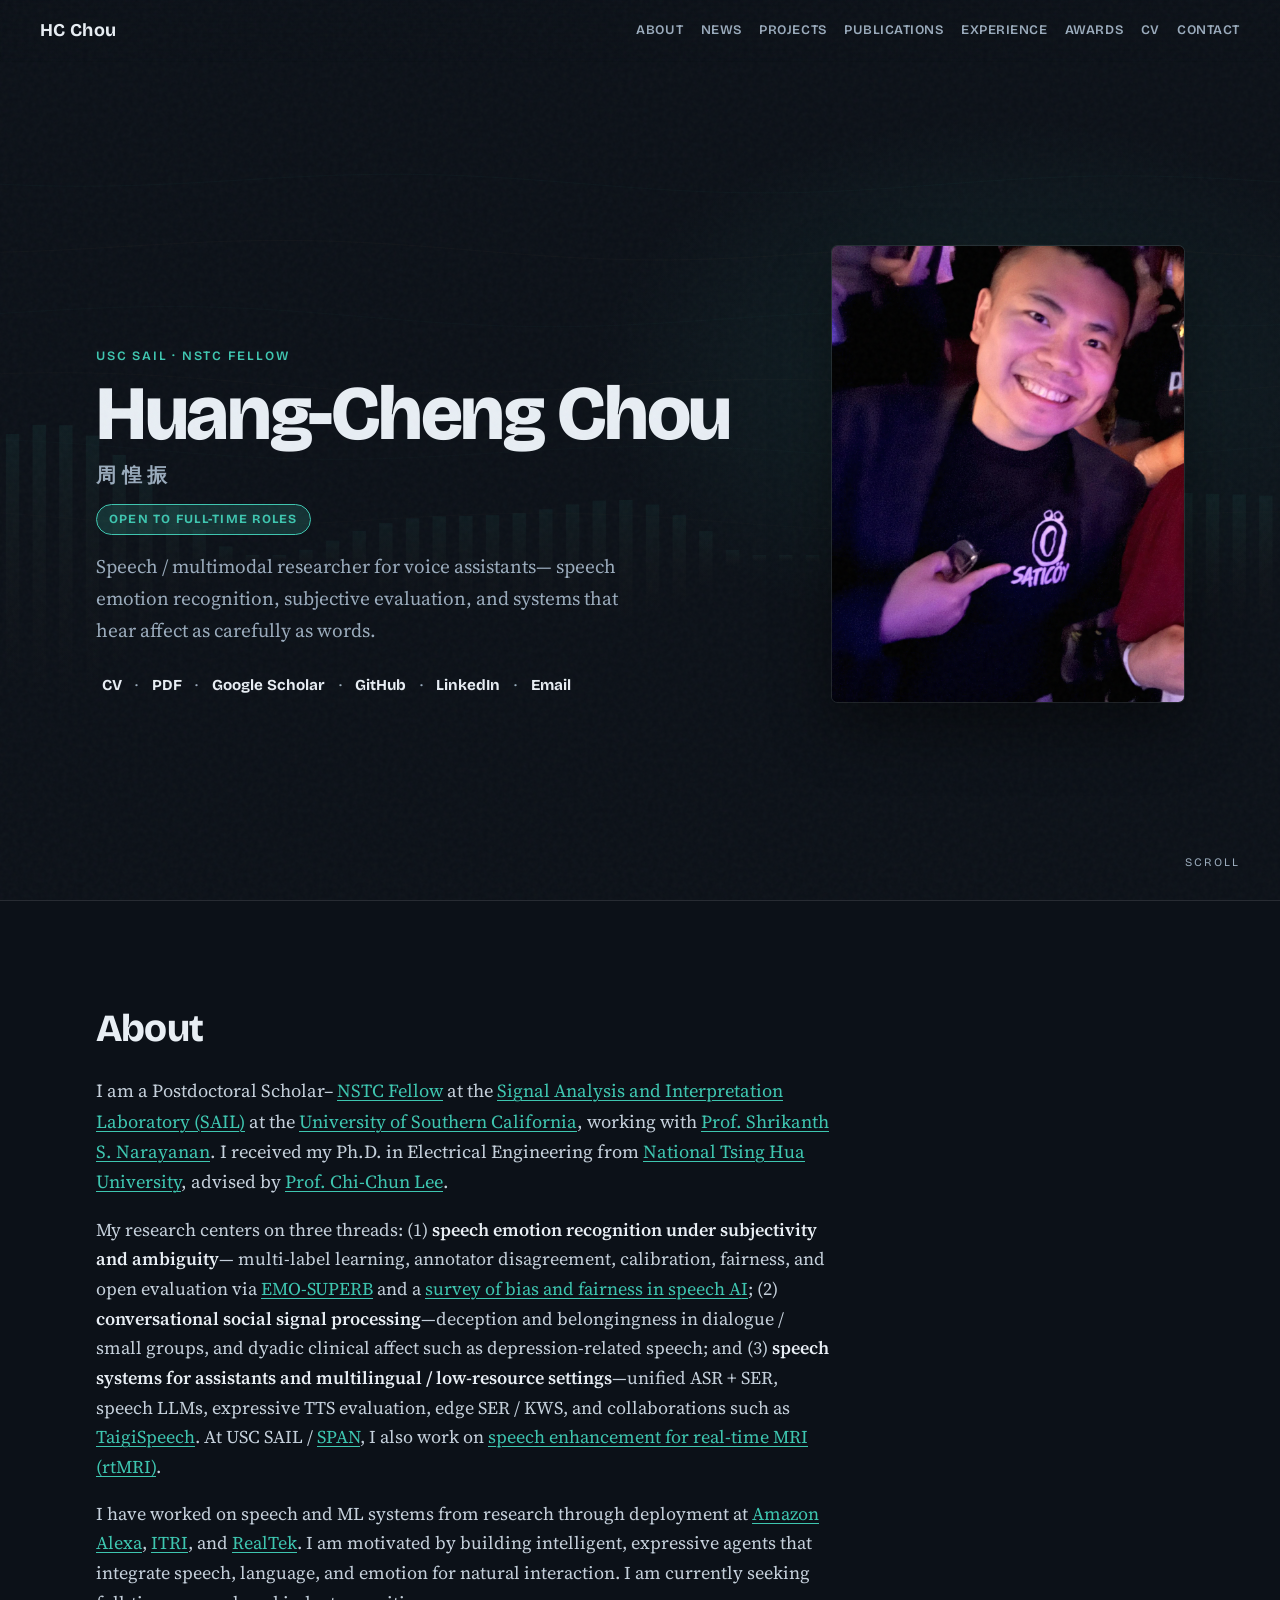
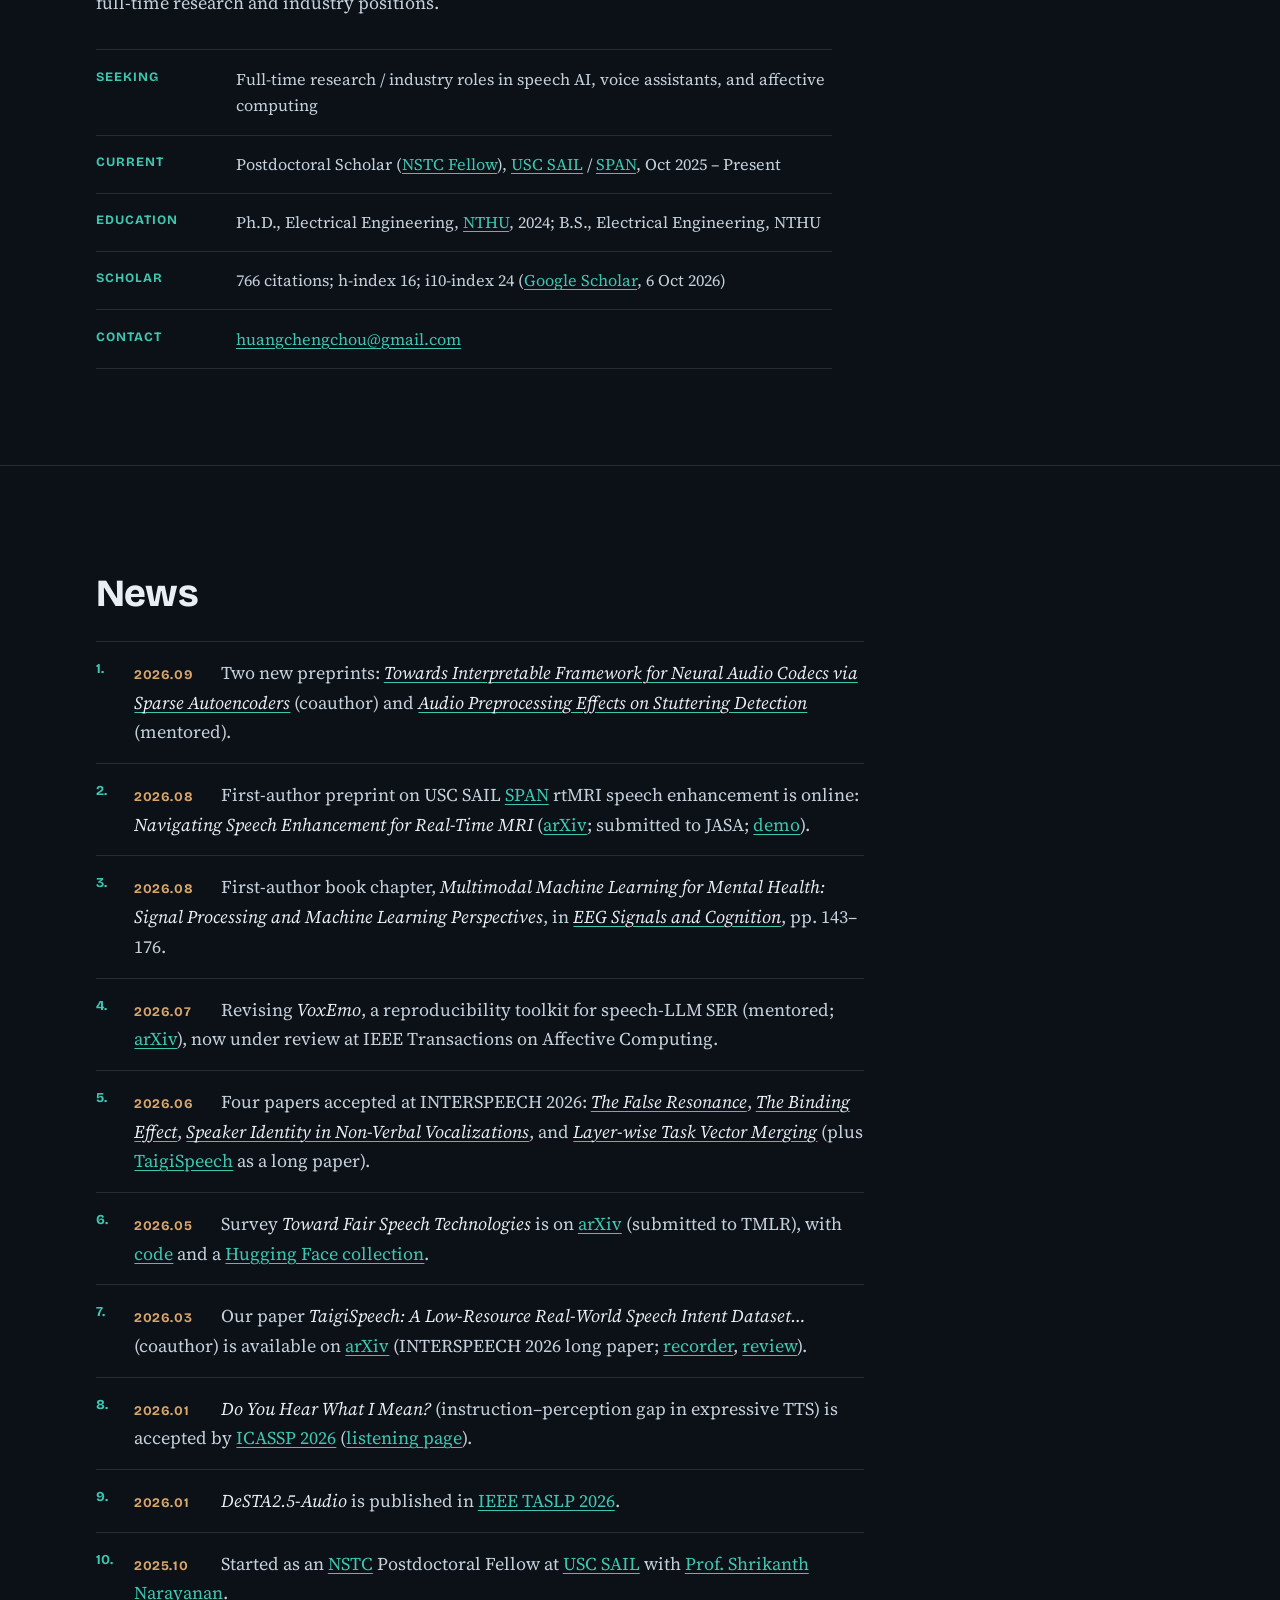
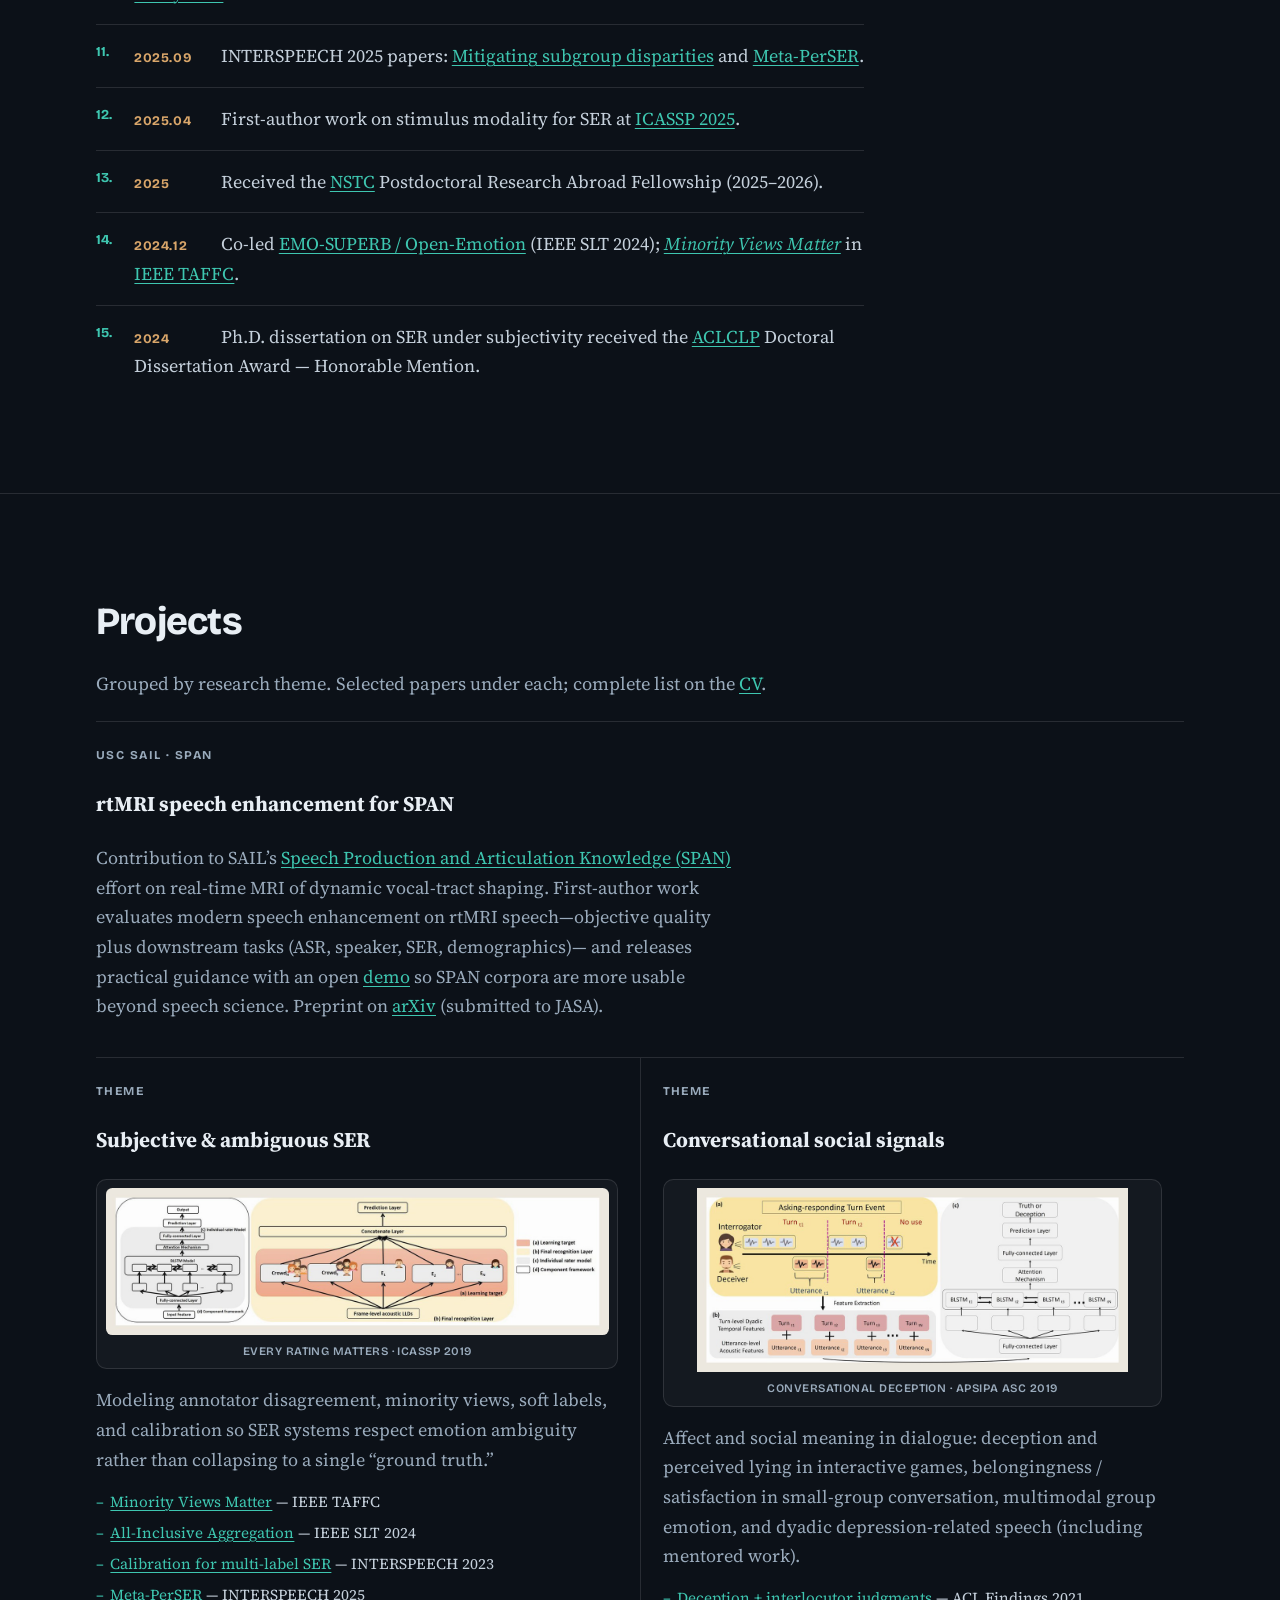
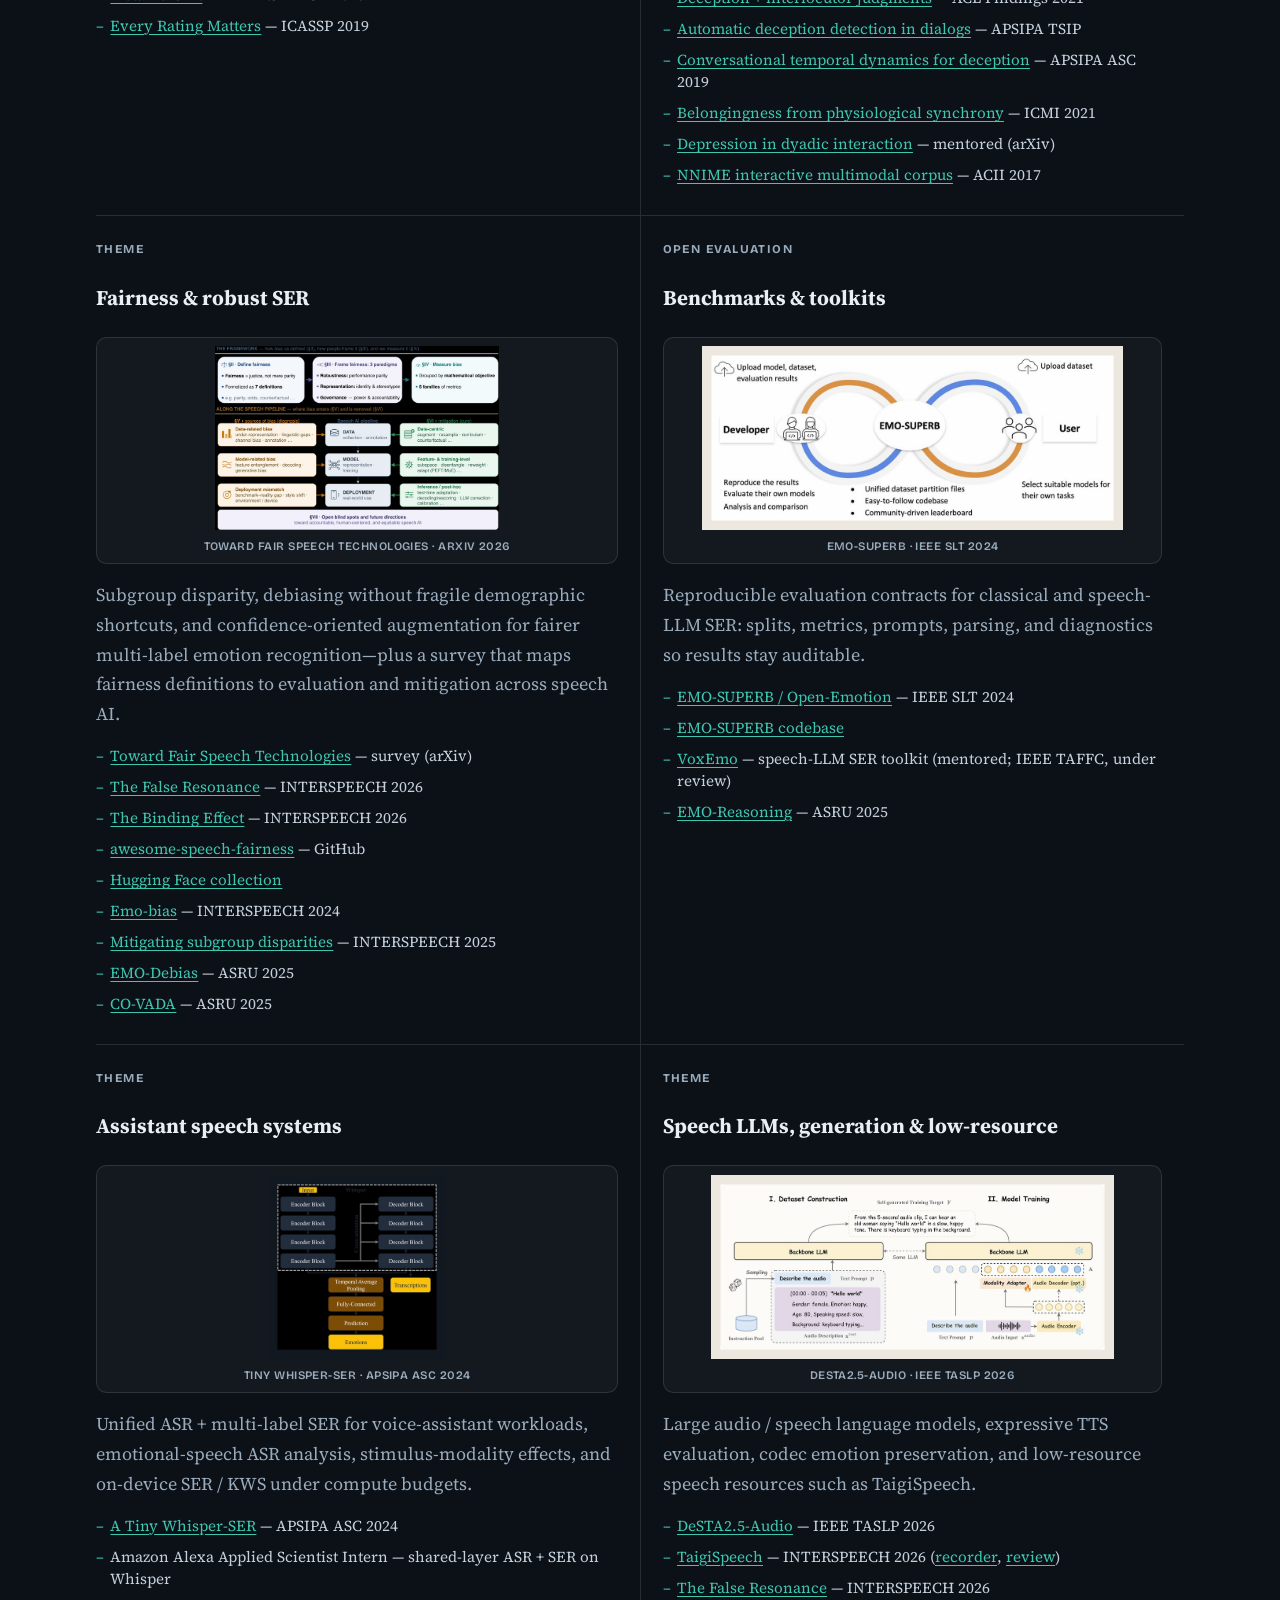
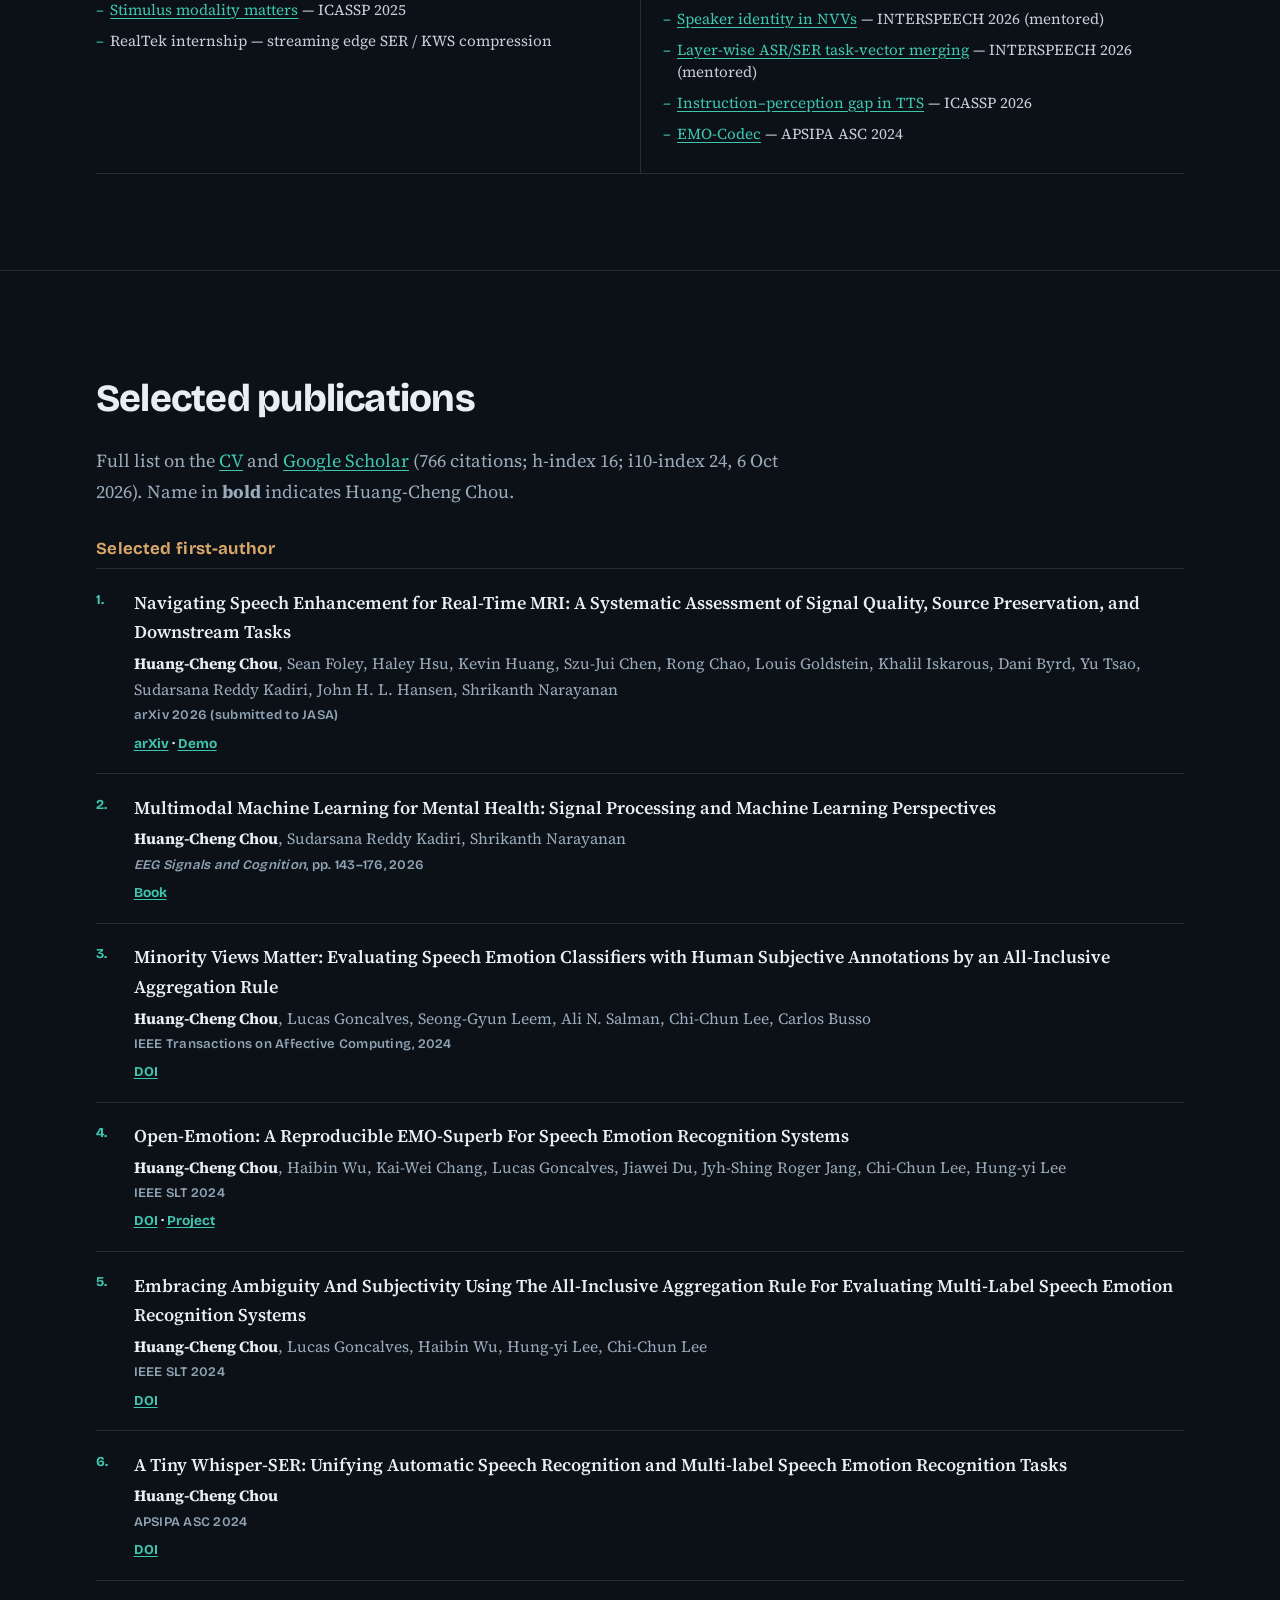
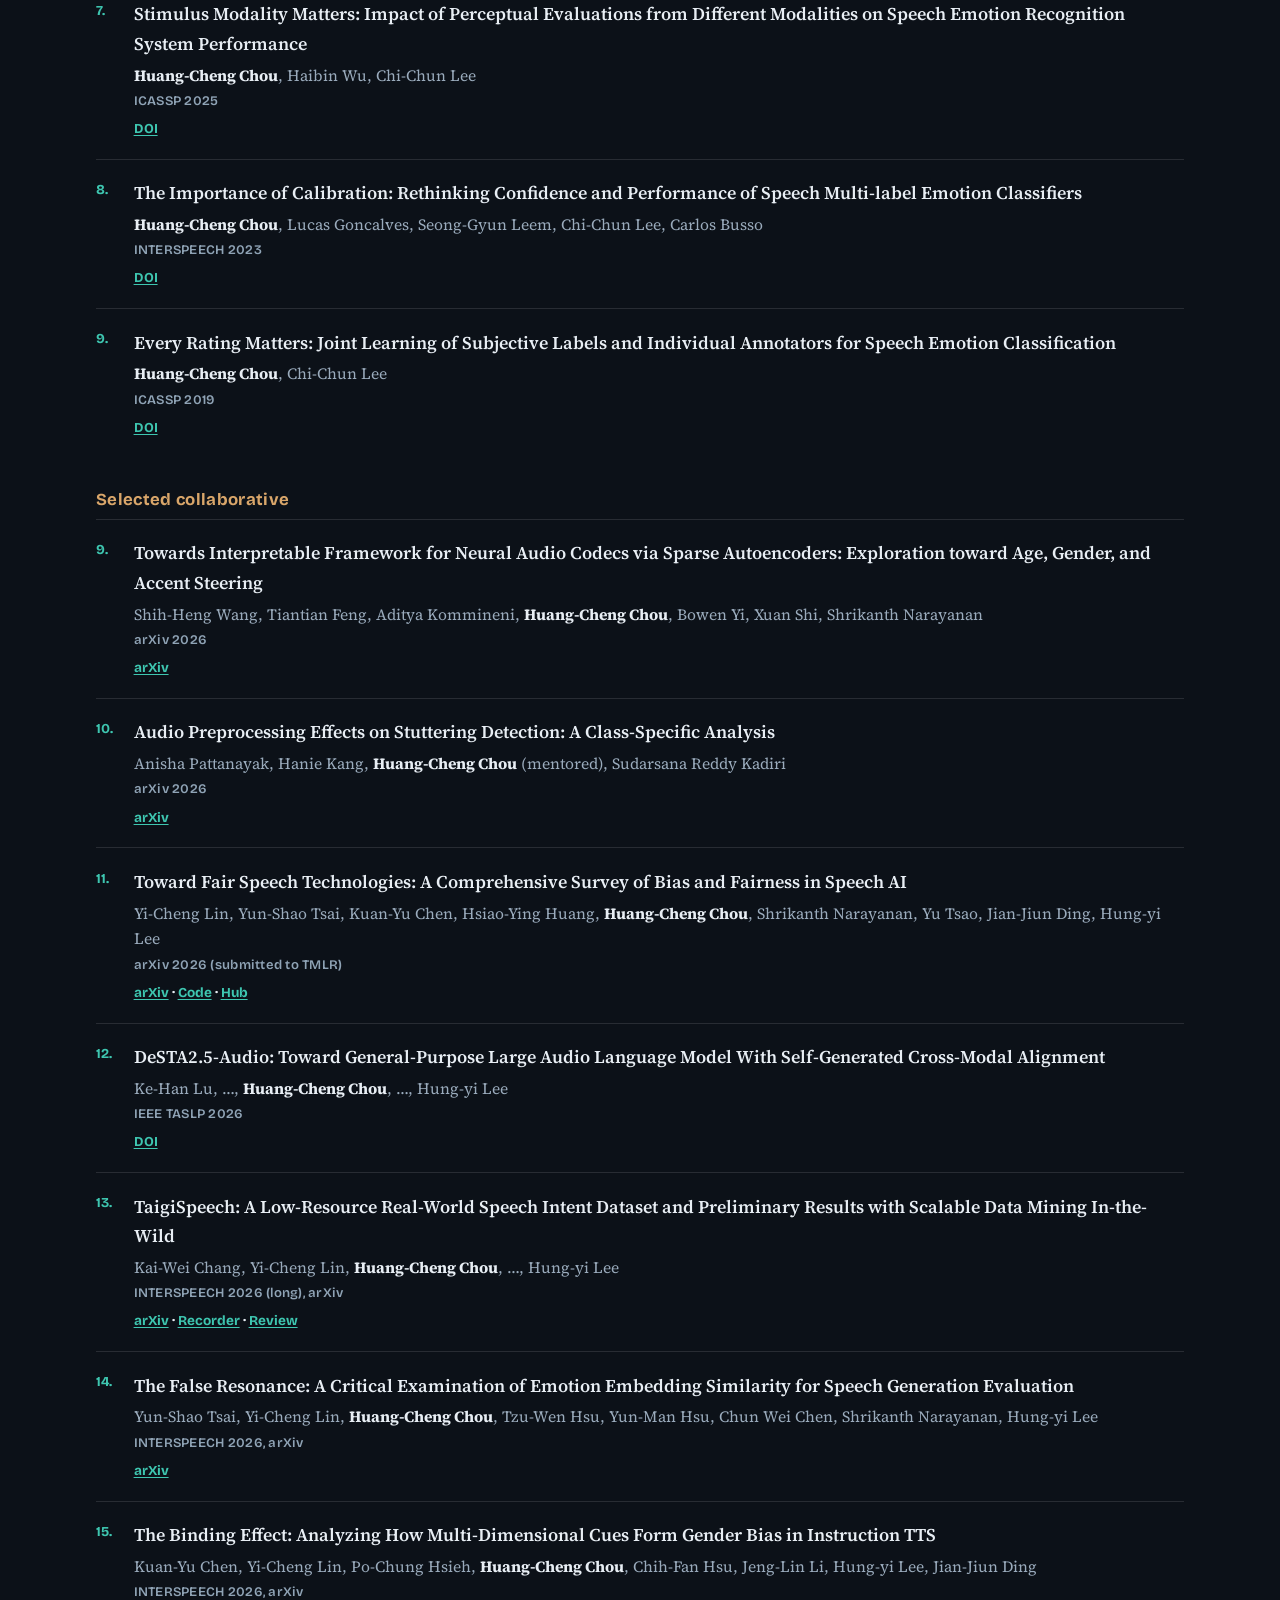
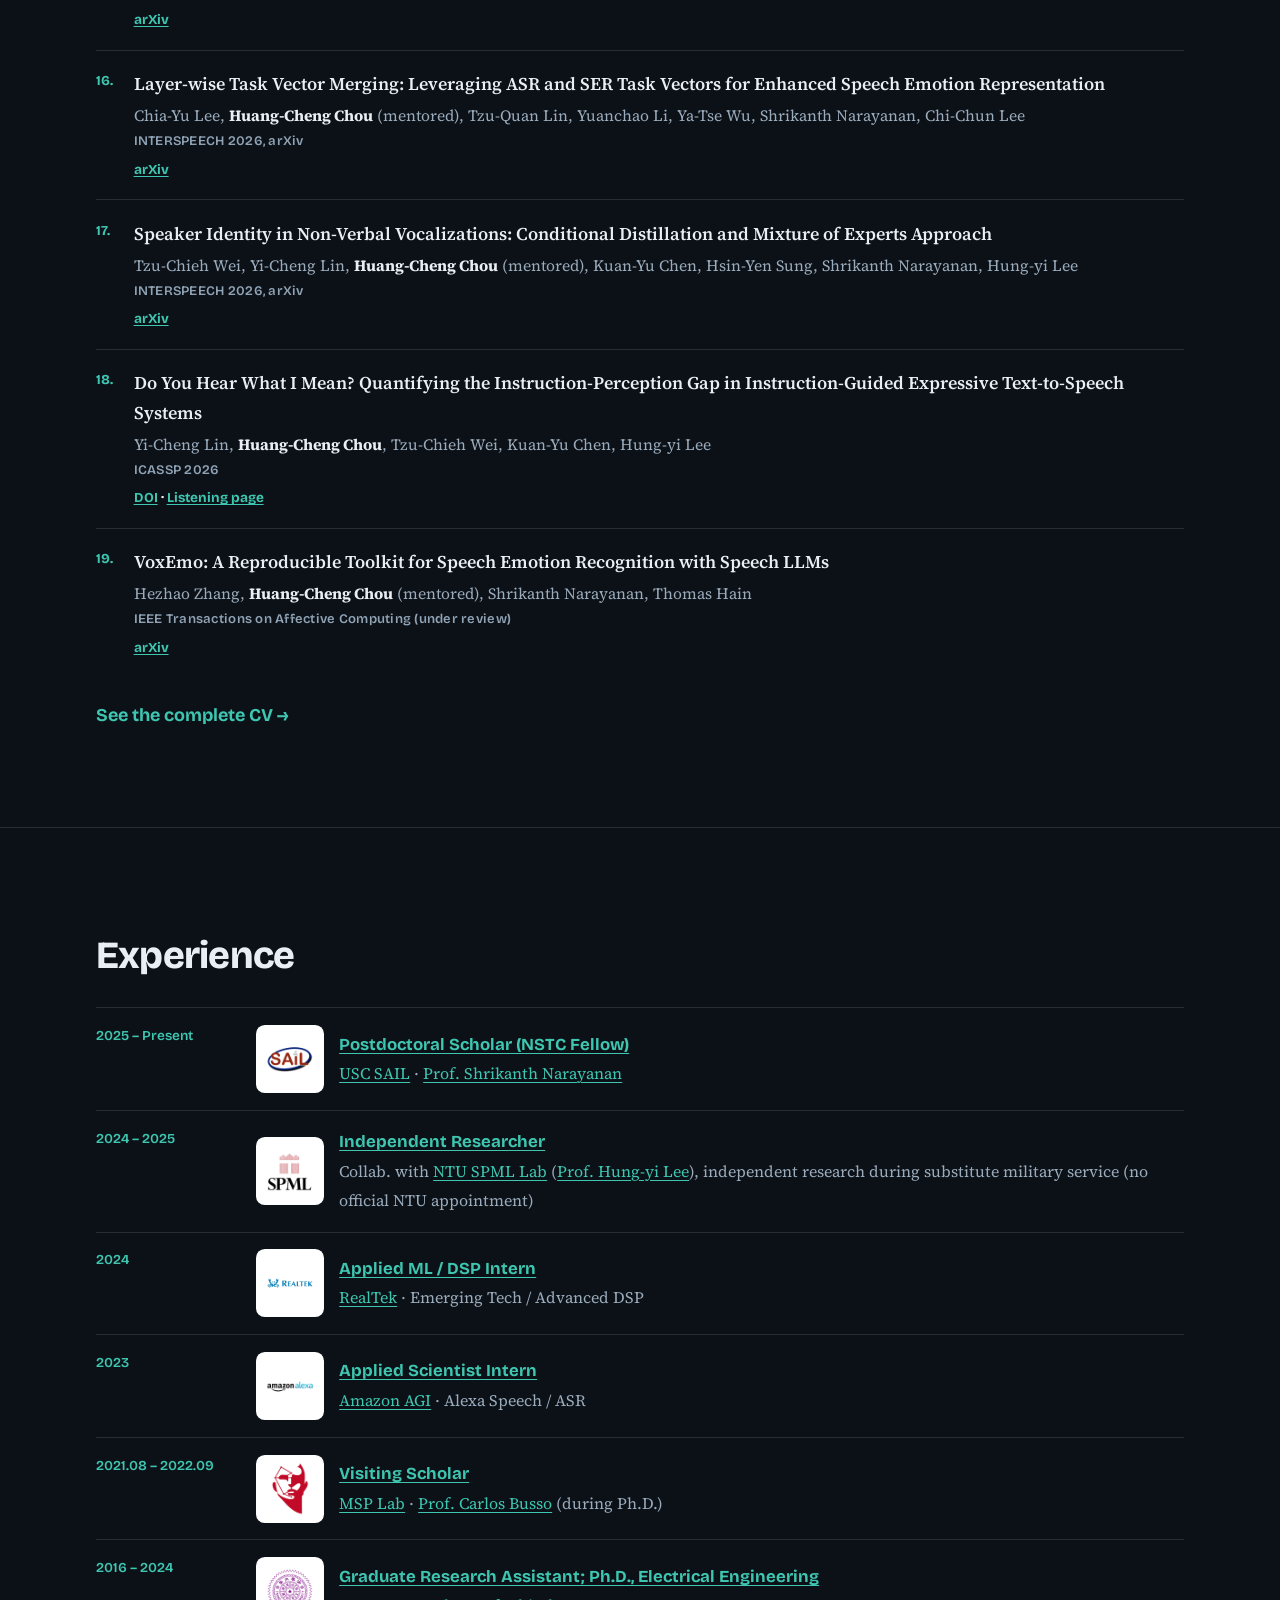
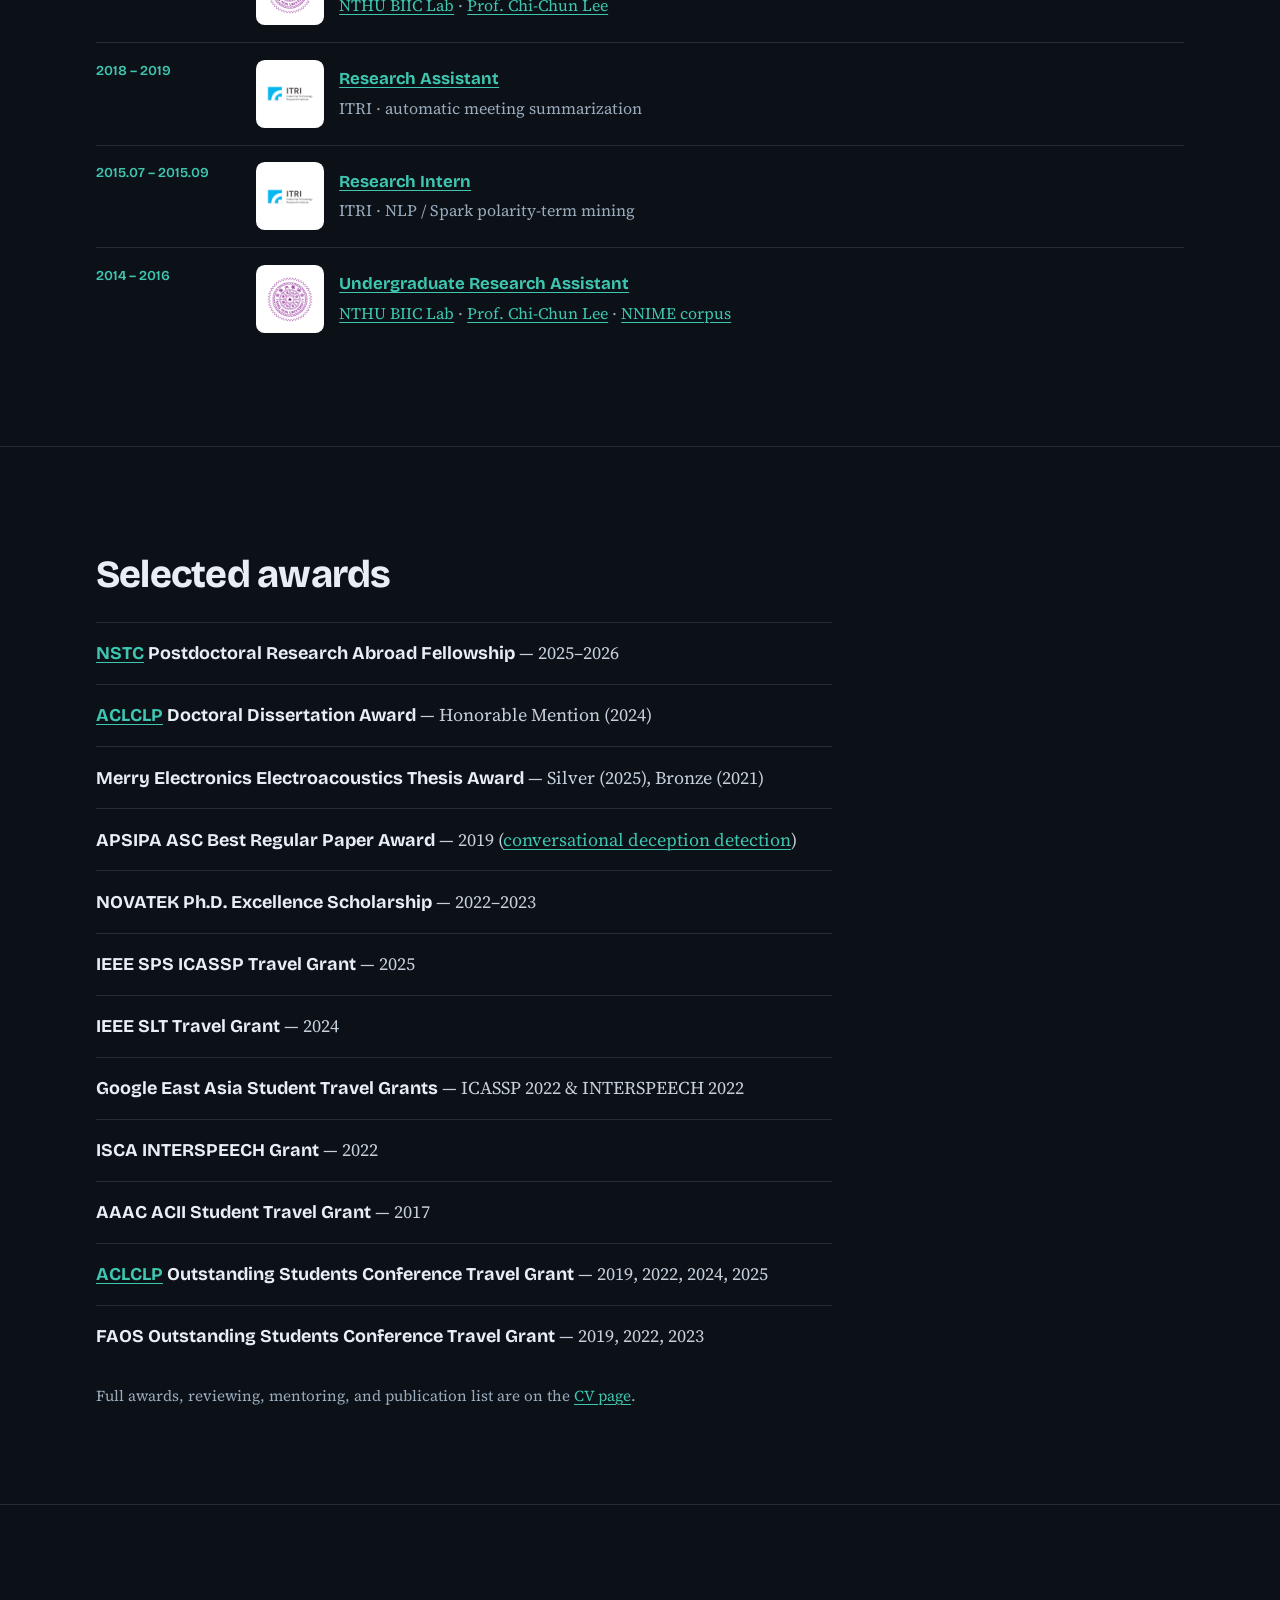
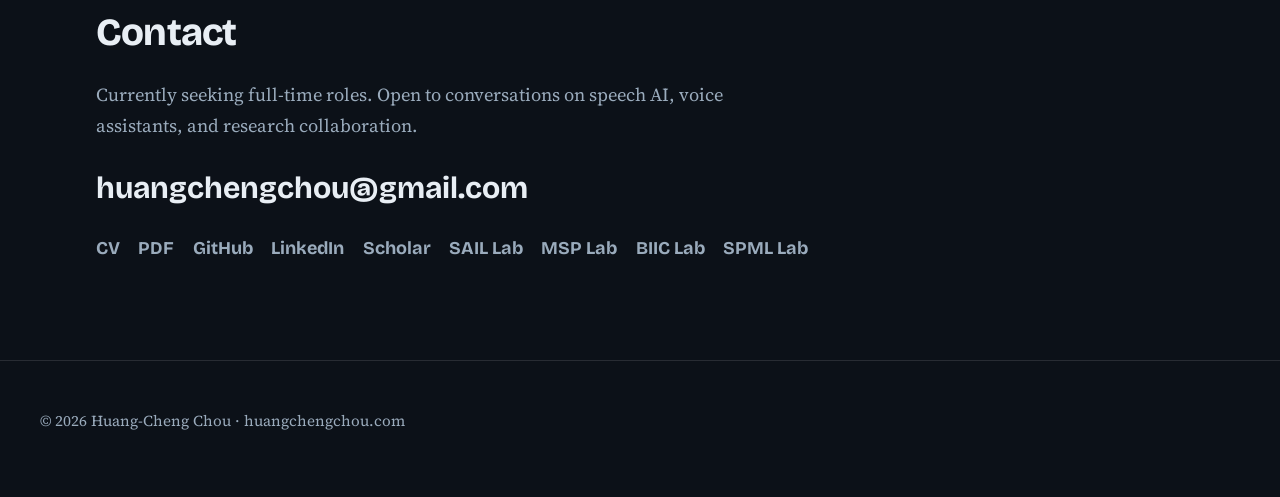
<file: index.html>
<!DOCTYPE html>
<html lang="en">
<head>
  <meta charset="UTF-8" />
  <meta name="viewport" content="width=device-width, initial-scale=1" />
  <title>Huang-Cheng Chou | Speech & Behavioral Signal Processing</title>
  <meta name="description" content="Postdoctoral Scholar–NSTC Fellow at USC SAIL. Open to full-time roles in speech emotion recognition, subjective evaluation, multilingual speech, and voice-assistant AI." />
  <meta name="author" content="Huang-Cheng Chou" />
  <link rel="canonical" href="https://huangchengchou.com/" />
  <meta property="og:title" content="Huang-Cheng Chou" />
  <meta property="og:description" content="Open to full-time roles. Speech emotion recognition, multimodal understanding, and voice-assistant AI at USC SAIL." />
  <meta property="og:url" content="https://huangchengchou.com/" />
  <meta property="og:type" content="website" />
  <meta property="og:image" content="https://huangchengchou.com/assets/portrait.jpg" />
  <link rel="preconnect" href="https://fonts.googleapis.com" />
  <link rel="preconnect" href="https://fonts.gstatic.com" crossorigin />
  <link href="https://fonts.googleapis.com/css2?family=Bricolage+Grotesque:opsz,wght@12..96,500;12..96,700;12..96,800&family=Source+Serif+4:ital,opsz,wght@0,8..60,400;0,8..60,600;1,8..60,400&display=swap" rel="stylesheet" />
  <link rel="icon" href="assets/favicon.svg" type="image/svg+xml" />
  <link rel="stylesheet" href="styles.css" />
</head>
<body>
  <div class="noise" aria-hidden="true"></div>

  <header class="site-header">
    <a class="logo" href="#top">HC Chou</a>
    <nav class="nav" aria-label="Primary">
      <a href="#about">About</a>
      <a href="#news">News</a>
      <a href="#projects">Projects</a>
      <a href="#pubs">Publications</a>
      <a href="#experience">Experience</a>
      <a href="#awards">Awards</a>
      <a href="cv.html">CV</a>
      <a href="#contact">Contact</a>
    </nav>
  </header>

  <main id="top">
    <section class="hero" aria-label="Introduction">
      <canvas id="wave" class="hero-visual" aria-hidden="true"></canvas>
      <div class="hero-veil" aria-hidden="true"></div>
      <div class="hero-layout">
        <div class="hero-content">
          <p class="eyebrow">USC SAIL · NSTC Fellow</p>
          <h1 class="brand">Huang-Cheng Chou</h1>
          <p class="brand-zh" lang="zh-Hant">周惶振</p>
          <p class="open-role">Open to full-time roles</p>
          <p class="lede">
            Speech / multimodal researcher for voice assistants—
            speech emotion recognition, subjective evaluation, and systems that hear affect as carefully as words.
          </p>
          <div class="link-row" aria-label="Quick links">
            <a href="cv.html">CV</a>
            <span aria-hidden="true">·</span>
            <a href="assets/Huang-Cheng_Chou_CV.pdf" download="Huang-Cheng_Chou_CV.pdf">PDF</a>
            <span aria-hidden="true">·</span>
            <a href="https://scholar.google.com/citations?user=_d7pcs4AAAAJ&amp;hl=en" target="_blank" rel="noopener">Google Scholar</a>
            <span aria-hidden="true">·</span>
            <a href="https://github.com/ag027592" target="_blank" rel="noopener">GitHub</a>
            <span aria-hidden="true">·</span>
            <a href="https://www.linkedin.com/in/huangchengchou/" target="_blank" rel="noopener">LinkedIn</a>
            <span aria-hidden="true">·</span>
            <a href="mailto:huangchengchou@gmail.com">Email</a>
          </div>
        </div>
        <figure class="hero-photo">
          <img
            src="assets/portrait.jpg"
            alt="Huang-Cheng Chou (周惶振)"
            width="1082"
            height="1400"
            loading="eager"
            decoding="async"
          />
        </figure>
      </div>
      <div class="hero-scroll" aria-hidden="true"><span>Scroll</span></div>
    </section>

    <section id="about" class="section about">
      <div class="section-inner">
        <h2>About</h2>
        <p class="section-lead">
          I am a Postdoctoral Scholar–
          <a href="https://www.nstc.gov.tw/?l=en" target="_blank" rel="noopener">NSTC Fellow</a>
          at the
          <a href="https://sail.usc.edu/" target="_blank" rel="noopener">Signal Analysis and Interpretation Laboratory (SAIL)</a>
          at the
          <a href="https://www.usc.edu/" target="_blank" rel="noopener">University of Southern California</a>,
          working with
          <a href="https://sail.usc.edu/" target="_blank" rel="noopener">Prof. Shrikanth S. Narayanan</a>.
          I received my Ph.D. in Electrical Engineering from
          <a href="https://nthu-en.site.nthu.edu.tw/" target="_blank" rel="noopener">National Tsing Hua University</a>,
          advised by
          <a href="https://biic.ee.nthu.edu.tw/" target="_blank" rel="noopener">Prof. Chi-Chun Lee</a>.
        </p>
        <p>
          My research centers on three threads: (1) <strong>speech emotion recognition under subjectivity and ambiguity</strong>—
          multi-label learning, annotator disagreement, calibration, fairness, and open evaluation via
          <a href="https://emosuperb.github.io/" target="_blank" rel="noopener">EMO-SUPERB</a>
          and a
          <a href="https://arxiv.org/abs/2605.01597" target="_blank" rel="noopener">survey of bias and fairness in speech AI</a>;
          (2) <strong>conversational social signal processing</strong>—deception and belongingness in dialogue / small groups,
          and dyadic clinical affect such as depression-related speech; and
          (3) <strong>speech systems for assistants and multilingual / low-resource settings</strong>—unified ASR + SER,
          speech LLMs, expressive TTS evaluation, edge SER / KWS, and collaborations such as
          <a href="https://arxiv.org/abs/2603.21478" target="_blank" rel="noopener">TaigiSpeech</a>.
          At USC SAIL /
          <a href="https://sail.usc.edu/span/" target="_blank" rel="noopener">SPAN</a>,
          I also work on
          <a href="https://arxiv.org/abs/2608.16125" target="_blank" rel="noopener">speech enhancement for real-time MRI (rtMRI)</a>.
        </p>
        <p>
          I have worked on speech and ML systems from research through deployment at
          <a href="https://www.amazon.science/" target="_blank" rel="noopener">Amazon Alexa</a>,
          <a href="https://www.itri.org.tw/" target="_blank" rel="noopener">ITRI</a>, and
          <a href="https://www.realtek.com/" target="_blank" rel="noopener">RealTek</a>.
          I am motivated by building intelligent, expressive agents that integrate speech, language, and emotion for natural interaction.
          I am currently seeking full-time research and industry positions.
        </p>

        <dl class="meta-list">
          <div>
            <dt>Seeking</dt>
            <dd>Full-time research / industry roles in speech AI, voice assistants, and affective computing</dd>
          </div>
          <div>
            <dt>Current</dt>
            <dd>Postdoctoral Scholar (<a href="https://www.nstc.gov.tw/?l=en" target="_blank" rel="noopener">NSTC Fellow</a>), <a href="https://sail.usc.edu/" target="_blank" rel="noopener">USC SAIL</a> / <a href="https://sail.usc.edu/span/" target="_blank" rel="noopener">SPAN</a>, Oct 2025 – Present</dd>
          </div>
          <div>
            <dt>Education</dt>
            <dd>Ph.D., Electrical Engineering, <a href="https://nthu-en.site.nthu.edu.tw/" target="_blank" rel="noopener">NTHU</a>, 2024; B.S., Electrical Engineering, NTHU</dd>
          </div>
          <div>
            <dt>Scholar</dt>
            <dd>766 citations; h-index 16; i10-index 24 (<a href="https://scholar.google.com/citations?user=_d7pcs4AAAAJ&amp;hl=en" target="_blank" rel="noopener">Google Scholar</a>, 6 Oct 2026)</dd>
          </div>
          <div>
            <dt>Contact</dt>
            <dd><a href="mailto:huangchengchou@gmail.com">huangchengchou@gmail.com</a></dd>
          </div>
        </dl>
      </div>
    </section>

    <section id="news" class="section news">
      <div class="section-inner">
        <h2>News</h2>
        <ol class="news-list">
          <li>
            <time datetime="2026-09" class="news-date">2026.09</time>
            Two new preprints:
            <a href="https://arxiv.org/abs/2609.34052" target="_blank" rel="noopener"><em>Towards Interpretable Framework for Neural Audio Codecs via Sparse Autoencoders</em></a>
            (coauthor)
            and
            <a href="https://arxiv.org/abs/2609.32285" target="_blank" rel="noopener"><em>Audio Preprocessing Effects on Stuttering Detection</em></a>
            (mentored).
          </li>
          <li>
            <time datetime="2026-08" class="news-date">2026.08</time>
            First-author preprint on USC SAIL
            <a href="https://sail.usc.edu/span/" target="_blank" rel="noopener">SPAN</a>
            rtMRI speech enhancement is online:
            <em>Navigating Speech Enhancement for Real-Time MRI</em>
            (<a href="https://arxiv.org/abs/2608.16125" target="_blank" rel="noopener">arXiv</a>; submitted to JASA;
            <a href="https://rmridemo.huangchengchou.com" target="_blank" rel="noopener">demo</a>).
          </li>
          <li>
            <time datetime="2026-08" class="news-date">2026.08</time>
            First-author book chapter,
            <em>Multimodal Machine Learning for Mental Health: Signal Processing and Machine Learning Perspectives</em>,
            in
            <a href="https://play.google.com/store/books/details?id=i8UEEgAAQBAJ&amp;pli=1" target="_blank" rel="noopener"><em>EEG Signals and Cognition</em></a>,
            pp. 143–176.
          </li>
          <li>
            <time datetime="2026-07" class="news-date">2026.07</time>
            Revising <em>VoxEmo</em>, a reproducibility toolkit for speech-LLM SER
            (mentored;
            <a href="https://arxiv.org/abs/2603.08936" target="_blank" rel="noopener">arXiv</a>),
            now under review at IEEE Transactions on Affective Computing.
          </li>
          <li>
            <time datetime="2026-06" class="news-date">2026.06</time>
            Four papers accepted at INTERSPEECH 2026:
            <a href="https://arxiv.org/abs/2604.26347" target="_blank" rel="noopener"><em>The False Resonance</em></a>,
            <a href="https://arxiv.org/abs/2603.20743" target="_blank" rel="noopener"><em>The Binding Effect</em></a>,
            <a href="https://arxiv.org/abs/2606.21215" target="_blank" rel="noopener"><em>Speaker Identity in Non-Verbal Vocalizations</em></a>,
            and
            <a href="https://arxiv.org/abs/2603.25041" target="_blank" rel="noopener"><em>Layer-wise Task Vector Merging</em></a>
            (plus
            <a href="https://arxiv.org/abs/2603.21478" target="_blank" rel="noopener">TaigiSpeech</a>
            as a long paper).
          </li>
          <li>
            <time datetime="2026-05" class="news-date">2026.05</time>
            Survey
            <em>Toward Fair Speech Technologies</em>
            is on
            <a href="https://arxiv.org/abs/2605.01597" target="_blank" rel="noopener">arXiv</a>
            (submitted to TMLR),
            with
            <a href="https://github.com/dlion168/awesome-speech-fairness" target="_blank" rel="noopener">code</a>
            and a
            <a href="https://huggingface.co/collections/dlion168/awesome-speech-fairness" target="_blank" rel="noopener">Hugging Face collection</a>.
          </li>
          <li>
            <time datetime="2026-03" class="news-date">2026.03</time>
            Our paper
            <em>TaigiSpeech: A Low-Resource Real-World Speech Intent Dataset…</em>
            (coauthor) is available on
            <a href="https://arxiv.org/abs/2603.21478" target="_blank" rel="noopener">arXiv</a>
            (INTERSPEECH 2026 long paper;
            <a href="https://record-usa.huangchengchou.com/" target="_blank" rel="noopener">recorder</a>,
            <a href="https://taigispeech.huangchengchou.com/" target="_blank" rel="noopener">review</a>).
          </li>
          <li>
            <time datetime="2026-01" class="news-date">2026.01</time>
            <em>Do You Hear What I Mean?</em> (instruction–perception gap in expressive TTS) is accepted by
            <a href="https://doi.org/10.1109/ICASSP55912.2026.11462935" target="_blank" rel="noopener">ICASSP 2026</a>
            (<a href="https://huangchengchou.com/Do-You-Hear-What-I-Mean/" target="_blank" rel="noopener">listening page</a>).
          </li>
          <li>
            <time datetime="2026-01" class="news-date">2026.01</time>
            <em>DeSTA2.5-Audio</em> is published in
            <a href="https://doi.org/10.1109/TASLPRO.2026.3675792" target="_blank" rel="noopener">IEEE TASLP 2026</a>.
          </li>
          <li>
            <time datetime="2025-10" class="news-date">2025.10</time>
            Started as an
            <a href="https://www.nstc.gov.tw/?l=en" target="_blank" rel="noopener">NSTC</a>
            Postdoctoral Fellow at
            <a href="https://sail.usc.edu/" target="_blank" rel="noopener">USC SAIL</a>
            with
            <a href="https://sail.usc.edu/" target="_blank" rel="noopener">Prof. Shrikanth Narayanan</a>.
          </li>
          <li>
            <time datetime="2025-09" class="news-date">2025.09</time>
            INTERSPEECH 2025 papers:
            <a href="https://doi.org/10.21437/Interspeech.2025-662" target="_blank" rel="noopener">Mitigating subgroup disparities</a>
            and
            <a href="https://doi.org/10.21437/Interspeech.2025-832" target="_blank" rel="noopener">Meta-PerSER</a>.
          </li>
          <li>
            <time datetime="2025-04" class="news-date">2025.04</time>
            First-author work on stimulus modality for SER at
            <a href="https://doi.org/10.1109/ICASSP49660.2025.10890558" target="_blank" rel="noopener">ICASSP 2025</a>.
          </li>
          <li>
            <time datetime="2025" class="news-date">2025</time>
            Received the
            <a href="https://www.nstc.gov.tw/?l=en" target="_blank" rel="noopener">NSTC</a>
            Postdoctoral Research Abroad Fellowship (2025–2026).
          </li>
          <li>
            <time datetime="2024-12" class="news-date">2024.12</time>
            Co-led
            <a href="https://emosuperb.github.io/" target="_blank" rel="noopener">EMO-SUPERB / Open-Emotion</a>
            (IEEE SLT 2024); <em><a href="https://doi.org/10.1109/TAFFC.2024.3411290" target="_blank" rel="noopener">Minority Views Matter</a></em> in
            <a href="https://doi.org/10.1109/TAFFC.2024.3411290" target="_blank" rel="noopener">IEEE TAFFC</a>.
          </li>
          <li>
            <time datetime="2024" class="news-date">2024</time>
            Ph.D. dissertation on SER under subjectivity received the
            <a href="https://www.aclclp.org.tw/" target="_blank" rel="noopener">ACLCLP</a>
            Doctoral Dissertation Award — Honorable Mention.
          </li>
        </ol>
      </div>
    </section>

    <section id="projects" class="section projects">
      <div class="section-inner">
        <h2>Projects</h2>
        <p class="section-lead">
          Grouped by research theme. Selected papers under each; complete list on the
          <a href="cv.html">CV</a>.
        </p>

        <article class="project project-wide">
            <p class="feature-kicker">USC SAIL · SPAN</p>
            <h3>
              <a href="https://arxiv.org/abs/2608.16125" target="_blank" rel="noopener">rtMRI speech enhancement for SPAN</a>
            </h3>
            <p>
              Contribution to SAIL’s
              <a href="https://sail.usc.edu/span/" target="_blank" rel="noopener">Speech Production and Articulation Knowledge (SPAN)</a>
              effort on real-time MRI of dynamic vocal-tract shaping. First-author work evaluates modern speech
              enhancement on rtMRI speech—objective quality plus downstream tasks (ASR, speaker, SER, demographics)—
              and releases practical guidance with an open
              <a href="https://rmridemo.huangchengchou.com" target="_blank" rel="noopener">demo</a>
              so SPAN corpora are more usable beyond speech science.
              Preprint on
              <a href="https://arxiv.org/abs/2608.16125" target="_blank" rel="noopener">arXiv</a>
              (submitted to JASA).
            </p>
          </article>

        <div class="project-list">
          <article class="project">
            <p class="feature-kicker">Theme</p>
            <h3>Subjective &amp; ambiguous SER</h3>
            <figure class="project-fig">
              <img src="assets/flows/subjective.jpg" alt="Multi-rater SER architecture from Every Rating Matters" loading="lazy" width="1248" height="364" />
              <figcaption>Every Rating Matters · ICASSP 2019</figcaption>
            </figure>
            <p>
              Modeling annotator disagreement, minority views, soft labels, and calibration so SER systems
              respect emotion ambiguity rather than collapsing to a single “ground truth.”
            </p>
            <ul class="project-pubs">
              <li><a href="https://doi.org/10.1109/TAFFC.2024.3411290" target="_blank" rel="noopener">Minority Views Matter</a> — IEEE TAFFC</li>
              <li><a href="https://doi.org/10.1109/SLT61566.2024.10832302" target="_blank" rel="noopener">All-Inclusive Aggregation</a> — IEEE SLT 2024</li>
              <li><a href="https://doi.org/10.21437/Interspeech.2023-1113" target="_blank" rel="noopener">Calibration for multi-label SER</a> — INTERSPEECH 2023</li>
              <li><a href="https://doi.org/10.21437/Interspeech.2025-832" target="_blank" rel="noopener">Meta-PerSER</a> — INTERSPEECH 2025</li>
              <li><a href="https://doi.org/10.1109/ICASSP.2019.8682170" target="_blank" rel="noopener">Every Rating Matters</a> — ICASSP 2019</li>
            </ul>
          </article>

          <article class="project">
            <p class="feature-kicker">Theme</p>
            <h3>Conversational social signals</h3>
            <figure class="project-fig">
              <img src="assets/flows/conversational.jpg" alt="Conversational deception detection pipeline" loading="lazy" width="1096" height="468" />
              <figcaption>Conversational deception · APSIPA ASC 2019</figcaption>
            </figure>
            <p>
              Affect and social meaning in dialogue: deception and perceived lying in interactive games,
              belongingness / satisfaction in small-group conversation, multimodal group emotion,
              and dyadic depression-related speech (including mentored work).
            </p>
            <ul class="project-pubs">
              <li><a href="https://aclanthology.org/2021.findings-acl.162" target="_blank" rel="noopener">Deception + interlocutor judgments</a> — ACL Findings 2021</li>
              <li><a href="https://doi.org/10.1017/ATSIP.2021.6" target="_blank" rel="noopener">Automatic deception detection in dialogs</a> — APSIPA TSIP</li>
              <li><a href="https://doi.org/10.1109/APSIPAASC47483.2019.9023050" target="_blank" rel="noopener">Conversational temporal dynamics for deception</a> — APSIPA ASC 2019</li>
              <li><a href="https://doi.org/10.1145/3461615.3485410" target="_blank" rel="noopener">Belongingness from physiological synchrony</a> — ICMI 2021</li>
              <li><a href="https://arxiv.org/abs/2607.02904" target="_blank" rel="noopener">Depression in dyadic interaction</a> — mentored (arXiv)</li>
              <li><a href="https://doi.org/10.1109/ACII.2017.8273615" target="_blank" rel="noopener">NNIME interactive multimodal corpus</a> — ACII 2017</li>
            </ul>
          </article>

          <article class="project">
            <p class="feature-kicker">Theme</p>
            <h3>Fairness &amp; robust SER</h3>
            <figure class="project-fig">
              <img src="assets/flows/fairness.jpg" alt="Framework linking fairness definitions, measurement, bias sources, and mitigation along the speech pipeline" loading="lazy" width="1600" height="1035" />
              <figcaption>Toward Fair Speech Technologies · arXiv 2026</figcaption>
            </figure>
            <p>
              Subgroup disparity, debiasing without fragile demographic shortcuts, and confidence-oriented
              augmentation for fairer multi-label emotion recognition—plus a survey that maps fairness
              definitions to evaluation and mitigation across speech AI.
            </p>
            <ul class="project-pubs">
              <li><a href="https://arxiv.org/abs/2605.01597" target="_blank" rel="noopener">Toward Fair Speech Technologies</a> — survey (arXiv)</li>
              <li><a href="https://arxiv.org/abs/2604.26347" target="_blank" rel="noopener">The False Resonance</a> — INTERSPEECH 2026</li>
              <li><a href="https://arxiv.org/abs/2603.20743" target="_blank" rel="noopener">The Binding Effect</a> — INTERSPEECH 2026</li>
              <li><a href="https://github.com/dlion168/awesome-speech-fairness" target="_blank" rel="noopener">awesome-speech-fairness</a> — GitHub</li>
              <li><a href="https://huggingface.co/collections/dlion168/awesome-speech-fairness" target="_blank" rel="noopener">Hugging Face collection</a></li>
              <li><a href="https://doi.org/10.21437/Interspeech.2024-1073" target="_blank" rel="noopener">Emo-bias</a> — INTERSPEECH 2024</li>
              <li><a href="https://doi.org/10.21437/Interspeech.2025-662" target="_blank" rel="noopener">Mitigating subgroup disparities</a> — INTERSPEECH 2025</li>
              <li><a href="https://doi.org/10.1109/ASRU65441.2025.11433837" target="_blank" rel="noopener">EMO-Debias</a> — ASRU 2025</li>
              <li><a href="https://doi.org/10.1109/ASRU65441.2025.11434684" target="_blank" rel="noopener">CO-VADA</a> — ASRU 2025</li>
            </ul>
          </article>

          <article class="project">
            <p class="feature-kicker">Open evaluation</p>
            <h3>Benchmarks &amp; toolkits</h3>
            <figure class="project-fig">
              <img src="assets/flows/benchmarks.jpg" alt="EMO-SUPERB community evaluation loop" loading="lazy" width="1070" height="468" />
              <figcaption>EMO-SUPERB · IEEE SLT 2024</figcaption>
            </figure>
            <p>
              Reproducible evaluation contracts for classical and speech-LLM SER: splits, metrics, prompts,
              parsing, and diagnostics so results stay auditable.
            </p>
            <ul class="project-pubs">
              <li><a href="https://emosuperb.github.io/" target="_blank" rel="noopener">EMO-SUPERB / Open-Emotion</a> — IEEE SLT 2024</li>
              <li><a href="https://github.com/ag027592/EMO-SUPERB" target="_blank" rel="noopener">EMO-SUPERB codebase</a></li>
              <li><a href="https://arxiv.org/abs/2603.08936" target="_blank" rel="noopener">VoxEmo</a> — speech-LLM SER toolkit (mentored; IEEE TAFFC, under review)</li>
              <li><a href="https://doi.org/10.1109/ASRU65441.2025.11434762" target="_blank" rel="noopener">EMO-Reasoning</a> — ASRU 2025</li>
            </ul>
          </article>

          <article class="project">
            <p class="feature-kicker">Theme</p>
            <h3>Assistant speech systems</h3>
            <figure class="project-fig">
              <img src="assets/flows/assistant.jpg" alt="Tiny Whisper-SER multitask architecture" loading="lazy" width="454" height="468" />
              <figcaption>Tiny Whisper-SER · APSIPA ASC 2024</figcaption>
            </figure>
            <p>
              Unified ASR + multi-label SER for voice-assistant workloads, emotional-speech ASR analysis,
              stimulus-modality effects, and on-device SER / KWS under compute budgets.
            </p>
            <ul class="project-pubs">
              <li><a href="https://doi.org/10.1109/APSIPAASC63619.2025.10848651" target="_blank" rel="noopener">A Tiny Whisper-SER</a> — APSIPA ASC 2024</li>
              <li>Amazon Alexa Applied Scientist Intern — shared-layer ASR + SER on Whisper</li>
              <li><a href="https://doi.org/10.1109/ICASSP49660.2025.10890558" target="_blank" rel="noopener">Stimulus modality matters</a> — ICASSP 2025</li>
              <li>RealTek internship — streaming edge SER / KWS compression</li>
            </ul>
          </article>

          <article class="project">
            <p class="feature-kicker">Theme</p>
            <h3>Speech LLMs, generation &amp; low-resource</h3>
            <figure class="project-fig">
              <img src="assets/flows/speechllm.jpg" alt="DeSTA2.5 self-generated alignment training pipeline" loading="lazy" width="1025" height="468" />
              <figcaption>DeSTA2.5-Audio · IEEE TASLP 2026</figcaption>
            </figure>
            <p>
              Large audio / speech language models, expressive TTS evaluation, codec emotion preservation,
              and low-resource speech resources such as TaigiSpeech.
            </p>
            <ul class="project-pubs">
              <li><a href="https://doi.org/10.1109/TASLPRO.2026.3675792" target="_blank" rel="noopener">DeSTA2.5-Audio</a> — IEEE TASLP 2026</li>
              <li><a href="https://arxiv.org/abs/2603.21478" target="_blank" rel="noopener">TaigiSpeech</a> — INTERSPEECH 2026
                (<a href="https://record-usa.huangchengchou.com/" target="_blank" rel="noopener">recorder</a>,
                <a href="https://taigispeech.huangchengchou.com/" target="_blank" rel="noopener">review</a>)</li>
              <li><a href="https://arxiv.org/abs/2604.26347" target="_blank" rel="noopener">The False Resonance</a> — INTERSPEECH 2026</li>
              <li><a href="https://arxiv.org/abs/2606.21215" target="_blank" rel="noopener">Speaker identity in NVVs</a> — INTERSPEECH 2026 (mentored)</li>
              <li><a href="https://arxiv.org/abs/2603.25041" target="_blank" rel="noopener">Layer-wise ASR/SER task-vector merging</a> — INTERSPEECH 2026 (mentored)</li>
              <li><a href="https://huangchengchou.com/Do-You-Hear-What-I-Mean/" target="_blank" rel="noopener">Instruction–perception gap in TTS</a> — ICASSP 2026</li>
              <li><a href="https://doi.org/10.1109/APSIPAASC63619.2025.10849259" target="_blank" rel="noopener">EMO-Codec</a> — APSIPA ASC 2024</li>
            </ul>
          </article>
        </div>
      </div>
    </section>

    <section id="pubs" class="section pubs">
      <div class="section-inner">
        <h2>Selected publications</h2>
        <p class="section-lead">
          Full list on the
          <a href="cv.html">CV</a>
          and
          <a href="https://scholar.google.com/citations?user=_d7pcs4AAAAJ&amp;hl=en" target="_blank" rel="noopener">Google Scholar</a>
          (766 citations; h-index 16; i10-index 24, 6 Oct 2026).
          Name in <strong>bold</strong> indicates Huang-Cheng Chou.
        </p>

        <h3 class="pubs-subhead">Selected first-author</h3>
        <ol class="pub-list">
          <li>
            <span class="pub-title"><a href="https://arxiv.org/abs/2608.16125" target="_blank" rel="noopener">Navigating Speech Enhancement for Real-Time MRI: A Systematic Assessment of Signal Quality, Source Preservation, and Downstream Tasks</a></span>
            <span class="pub-authors"><strong>Huang-Cheng Chou</strong>, Sean Foley, Haley Hsu, Kevin Huang, Szu-Jui Chen, Rong Chao, Louis Goldstein, Khalil Iskarous, Dani Byrd, Yu Tsao, Sudarsana Reddy Kadiri, John H. L. Hansen, Shrikanth Narayanan</span>
            <span class="pub-venue">arXiv 2026 (submitted to JASA)</span>
            <span class="pub-links">
              <a href="https://arxiv.org/abs/2608.16125" target="_blank" rel="noopener">arXiv</a>
              · <a href="https://rmridemo.huangchengchou.com" target="_blank" rel="noopener">Demo</a>
            </span>
          </li>
          <li>
            <span class="pub-title"><a href="https://play.google.com/store/books/details?id=i8UEEgAAQBAJ&amp;pli=1" target="_blank" rel="noopener">Multimodal Machine Learning for Mental Health: Signal Processing and Machine Learning Perspectives</a></span>
            <span class="pub-authors"><strong>Huang-Cheng Chou</strong>, Sudarsana Reddy Kadiri, Shrikanth Narayanan</span>
            <span class="pub-venue"><em>EEG Signals and Cognition</em>, pp. 143–176, 2026</span>
            <span class="pub-links"><a href="https://play.google.com/store/books/details?id=i8UEEgAAQBAJ&amp;pli=1" target="_blank" rel="noopener">Book</a></span>
          </li>
          <li>
            <span class="pub-title"><a href="https://doi.org/10.1109/TAFFC.2024.3411290" target="_blank" rel="noopener">Minority Views Matter: Evaluating Speech Emotion Classifiers with Human Subjective Annotations by an All-Inclusive Aggregation Rule</a></span>
            <span class="pub-authors"><strong>Huang-Cheng Chou</strong>, Lucas Goncalves, Seong-Gyun Leem, Ali N. Salman, Chi-Chun Lee, Carlos Busso</span>
            <span class="pub-venue">IEEE Transactions on Affective Computing, 2024</span>
            <span class="pub-links"><a href="https://doi.org/10.1109/TAFFC.2024.3411290" target="_blank" rel="noopener">DOI</a></span>
          </li>
          <li>
            <span class="pub-title"><a href="https://doi.org/10.1109/SLT61566.2024.10832296" target="_blank" rel="noopener">Open-Emotion: A Reproducible EMO-Superb For Speech Emotion Recognition Systems</a></span>
            <span class="pub-authors"><strong>Huang-Cheng Chou</strong>, Haibin Wu, Kai-Wei Chang, Lucas Goncalves, Jiawei Du, Jyh-Shing Roger Jang, Chi-Chun Lee, Hung-yi Lee</span>
            <span class="pub-venue">IEEE SLT 2024</span>
            <span class="pub-links">
              <a href="https://doi.org/10.1109/SLT61566.2024.10832296" target="_blank" rel="noopener">DOI</a>
              · <a href="https://emosuperb.github.io/" target="_blank" rel="noopener">Project</a>
            </span>
          </li>
          <li>
            <span class="pub-title"><a href="https://doi.org/10.1109/SLT61566.2024.10832302" target="_blank" rel="noopener">Embracing Ambiguity And Subjectivity Using The All-Inclusive Aggregation Rule For Evaluating Multi-Label Speech Emotion Recognition Systems</a></span>
            <span class="pub-authors"><strong>Huang-Cheng Chou</strong>, Lucas Goncalves, Haibin Wu, Hung-yi Lee, Chi-Chun Lee</span>
            <span class="pub-venue">IEEE SLT 2024</span>
            <span class="pub-links"><a href="https://doi.org/10.1109/SLT61566.2024.10832302" target="_blank" rel="noopener">DOI</a></span>
          </li>
          <li>
            <span class="pub-title"><a href="https://doi.org/10.1109/APSIPAASC63619.2025.10848651" target="_blank" rel="noopener">A Tiny Whisper-SER: Unifying Automatic Speech Recognition and Multi-label Speech Emotion Recognition Tasks</a></span>
            <span class="pub-authors"><strong>Huang-Cheng Chou</strong></span>
            <span class="pub-venue">APSIPA ASC 2024</span>
            <span class="pub-links"><a href="https://doi.org/10.1109/APSIPAASC63619.2025.10848651" target="_blank" rel="noopener">DOI</a></span>
          </li>
          <li>
            <span class="pub-title"><a href="https://doi.org/10.1109/ICASSP49660.2025.10890558" target="_blank" rel="noopener">Stimulus Modality Matters: Impact of Perceptual Evaluations from Different Modalities on Speech Emotion Recognition System Performance</a></span>
            <span class="pub-authors"><strong>Huang-Cheng Chou</strong>, Haibin Wu, Chi-Chun Lee</span>
            <span class="pub-venue">ICASSP 2025</span>
            <span class="pub-links"><a href="https://doi.org/10.1109/ICASSP49660.2025.10890558" target="_blank" rel="noopener">DOI</a></span>
          </li>
          <li>
            <span class="pub-title"><a href="https://doi.org/10.21437/Interspeech.2023-1113" target="_blank" rel="noopener">The Importance of Calibration: Rethinking Confidence and Performance of Speech Multi-label Emotion Classifiers</a></span>
            <span class="pub-authors"><strong>Huang-Cheng Chou</strong>, Lucas Goncalves, Seong-Gyun Leem, Chi-Chun Lee, Carlos Busso</span>
            <span class="pub-venue">INTERSPEECH 2023</span>
            <span class="pub-links"><a href="https://doi.org/10.21437/Interspeech.2023-1113" target="_blank" rel="noopener">DOI</a></span>
          </li>
          <li>
            <span class="pub-title"><a href="https://doi.org/10.1109/ICASSP.2019.8682170" target="_blank" rel="noopener">Every Rating Matters: Joint Learning of Subjective Labels and Individual Annotators for Speech Emotion Classification</a></span>
            <span class="pub-authors"><strong>Huang-Cheng Chou</strong>, Chi-Chun Lee</span>
            <span class="pub-venue">ICASSP 2019</span>
            <span class="pub-links"><a href="https://doi.org/10.1109/ICASSP.2019.8682170" target="_blank" rel="noopener">DOI</a></span>
          </li>
        </ol>

        <h3 class="pubs-subhead">Selected collaborative</h3>
        <ol class="pub-list pub-list-continued">
          <li>
            <span class="pub-title"><a href="https://arxiv.org/abs/2609.34052" target="_blank" rel="noopener">Towards Interpretable Framework for Neural Audio Codecs via Sparse Autoencoders: Exploration toward Age, Gender, and Accent Steering</a></span>
            <span class="pub-authors">Shih-Heng Wang, Tiantian Feng, Aditya Kommineni, <strong>Huang-Cheng Chou</strong>, Bowen Yi, Xuan Shi, Shrikanth Narayanan</span>
            <span class="pub-venue">arXiv 2026</span>
            <span class="pub-links"><a href="https://arxiv.org/abs/2609.34052" target="_blank" rel="noopener">arXiv</a></span>
          </li>
          <li>
            <span class="pub-title"><a href="https://arxiv.org/abs/2609.32285" target="_blank" rel="noopener">Audio Preprocessing Effects on Stuttering Detection: A Class-Specific Analysis</a></span>
            <span class="pub-authors">Anisha Pattanayak, Hanie Kang, <strong>Huang-Cheng Chou</strong> (mentored), Sudarsana Reddy Kadiri</span>
            <span class="pub-venue">arXiv 2026</span>
            <span class="pub-links"><a href="https://arxiv.org/abs/2609.32285" target="_blank" rel="noopener">arXiv</a></span>
          </li>
          <li>
            <span class="pub-title"><a href="https://arxiv.org/abs/2605.01597" target="_blank" rel="noopener">Toward Fair Speech Technologies: A Comprehensive Survey of Bias and Fairness in Speech AI</a></span>
            <span class="pub-authors">Yi-Cheng Lin, Yun-Shao Tsai, Kuan-Yu Chen, Hsiao-Ying Huang, <strong>Huang-Cheng Chou</strong>, Shrikanth Narayanan, Yu Tsao, Jian-Jiun Ding, Hung-yi Lee</span>
            <span class="pub-venue">arXiv 2026 (submitted to TMLR)</span>
            <span class="pub-links">
              <a href="https://arxiv.org/abs/2605.01597" target="_blank" rel="noopener">arXiv</a>
              · <a href="https://github.com/dlion168/awesome-speech-fairness" target="_blank" rel="noopener">Code</a>
              · <a href="https://huggingface.co/collections/dlion168/awesome-speech-fairness" target="_blank" rel="noopener">Hub</a>
            </span>
          </li>
          <li>
            <span class="pub-title"><a href="https://doi.org/10.1109/TASLPRO.2026.3675792" target="_blank" rel="noopener">DeSTA2.5-Audio: Toward General-Purpose Large Audio Language Model With Self-Generated Cross-Modal Alignment</a></span>
            <span class="pub-authors">Ke-Han Lu, …, <strong>Huang-Cheng Chou</strong>, …, Hung-yi Lee</span>
            <span class="pub-venue">IEEE TASLP 2026</span>
            <span class="pub-links"><a href="https://doi.org/10.1109/TASLPRO.2026.3675792" target="_blank" rel="noopener">DOI</a></span>
          </li>
          <li>
            <span class="pub-title"><a href="https://arxiv.org/abs/2603.21478" target="_blank" rel="noopener">TaigiSpeech: A Low-Resource Real-World Speech Intent Dataset and Preliminary Results with Scalable Data Mining In-the-Wild</a></span>
            <span class="pub-authors">Kai-Wei Chang, Yi-Cheng Lin, <strong>Huang-Cheng Chou</strong>, …, Hung-yi Lee</span>
            <span class="pub-venue">INTERSPEECH 2026 (long), arXiv</span>
            <span class="pub-links"><a href="https://arxiv.org/abs/2603.21478" target="_blank" rel="noopener">arXiv</a>
              · <a href="https://record-usa.huangchengchou.com/" target="_blank" rel="noopener">Recorder</a>
              · <a href="https://taigispeech.huangchengchou.com/" target="_blank" rel="noopener">Review</a></span>
          </li>
          <li>
            <span class="pub-title"><a href="https://arxiv.org/abs/2604.26347" target="_blank" rel="noopener">The False Resonance: A Critical Examination of Emotion Embedding Similarity for Speech Generation Evaluation</a></span>
            <span class="pub-authors">Yun-Shao Tsai, Yi-Cheng Lin, <strong>Huang-Cheng Chou</strong>, Tzu-Wen Hsu, Yun-Man Hsu, Chun Wei Chen, Shrikanth Narayanan, Hung-yi Lee</span>
            <span class="pub-venue">INTERSPEECH 2026, arXiv</span>
            <span class="pub-links"><a href="https://arxiv.org/abs/2604.26347" target="_blank" rel="noopener">arXiv</a></span>
          </li>
          <li>
            <span class="pub-title"><a href="https://arxiv.org/abs/2603.20743" target="_blank" rel="noopener">The Binding Effect: Analyzing How Multi-Dimensional Cues Form Gender Bias in Instruction TTS</a></span>
            <span class="pub-authors">Kuan-Yu Chen, Yi-Cheng Lin, Po-Chung Hsieh, <strong>Huang-Cheng Chou</strong>, Chih-Fan Hsu, Jeng-Lin Li, Hung-yi Lee, Jian-Jiun Ding</span>
            <span class="pub-venue">INTERSPEECH 2026, arXiv</span>
            <span class="pub-links"><a href="https://arxiv.org/abs/2603.20743" target="_blank" rel="noopener">arXiv</a></span>
          </li>
          <li>
            <span class="pub-title"><a href="https://arxiv.org/abs/2603.25041" target="_blank" rel="noopener">Layer-wise Task Vector Merging: Leveraging ASR and SER Task Vectors for Enhanced Speech Emotion Representation</a></span>
            <span class="pub-authors">Chia-Yu Lee, <strong>Huang-Cheng Chou</strong> (mentored), Tzu-Quan Lin, Yuanchao Li, Ya-Tse Wu, Shrikanth Narayanan, Chi-Chun Lee</span>
            <span class="pub-venue">INTERSPEECH 2026, arXiv</span>
            <span class="pub-links"><a href="https://arxiv.org/abs/2603.25041" target="_blank" rel="noopener">arXiv</a></span>
          </li>
          <li>
            <span class="pub-title"><a href="https://arxiv.org/abs/2606.21215" target="_blank" rel="noopener">Speaker Identity in Non-Verbal Vocalizations: Conditional Distillation and Mixture of Experts Approach</a></span>
            <span class="pub-authors">Tzu-Chieh Wei, Yi-Cheng Lin, <strong>Huang-Cheng Chou</strong> (mentored), Kuan-Yu Chen, Hsin-Yen Sung, Shrikanth Narayanan, Hung-yi Lee</span>
            <span class="pub-venue">INTERSPEECH 2026, arXiv</span>
            <span class="pub-links"><a href="https://arxiv.org/abs/2606.21215" target="_blank" rel="noopener">arXiv</a></span>
          </li>
          <li>
            <span class="pub-title"><a href="https://doi.org/10.1109/ICASSP55912.2026.11462935" target="_blank" rel="noopener">Do You Hear What I Mean? Quantifying the Instruction-Perception Gap in Instruction-Guided Expressive Text-to-Speech Systems</a></span>
            <span class="pub-authors">Yi-Cheng Lin, <strong>Huang-Cheng Chou</strong>, Tzu-Chieh Wei, Kuan-Yu Chen, Hung-yi Lee</span>
            <span class="pub-venue">ICASSP 2026</span>
            <span class="pub-links"><a href="https://doi.org/10.1109/ICASSP55912.2026.11462935" target="_blank" rel="noopener">DOI</a>
              · <a href="https://huangchengchou.com/Do-You-Hear-What-I-Mean/" target="_blank" rel="noopener">Listening page</a></span>
          </li>
          <li>
            <span class="pub-title"><a href="https://arxiv.org/abs/2603.08936" target="_blank" rel="noopener">VoxEmo: A Reproducible Toolkit for Speech Emotion Recognition with Speech LLMs</a></span>
            <span class="pub-authors">Hezhao Zhang, <strong>Huang-Cheng Chou</strong> (mentored), Shrikanth Narayanan, Thomas Hain</span>
            <span class="pub-venue">IEEE Transactions on Affective Computing (under review)</span>
            <span class="pub-links"><a href="https://arxiv.org/abs/2603.08936" target="_blank" rel="noopener">arXiv</a></span>
          </li>
        </ol>

        <a class="text-link" href="cv.html">See the complete CV →</a>
      </div>
    </section>

    <section id="experience" class="section experience">
      <div class="section-inner">
        <h2>Experience</h2>
        <ul class="timeline">
          <li>
            <span class="when">2025 – Present</span>
            <div class="role">
              <img class="org-logo org-logo--light" src="assets/logos/sail.png" alt="SAIL" width="80" height="80" />
              <div>
                <strong><a href="https://sail.usc.edu/" target="_blank" rel="noopener">Postdoctoral Scholar (NSTC Fellow)</a></strong>
                <span><a href="https://sail.usc.edu/" target="_blank" rel="noopener">USC SAIL</a> · <a href="https://sail.usc.edu/" target="_blank" rel="noopener">Prof. Shrikanth Narayanan</a></span>
              </div>
            </div>
          </li>
          <li>
            <span class="when">2024 – 2025</span>
            <div class="role">
              <img class="org-logo org-logo--light" src="assets/logos/ntu_spml.png" alt="NTU SPML" width="80" height="80" />
              <div>
                <strong><a href="https://labspotlight.ntu.edu.tw/labs/42" target="_blank" rel="noopener">Independent Researcher</a></strong>
                <span>Collab. with <a href="https://labspotlight.ntu.edu.tw/labs/42" target="_blank" rel="noopener">NTU SPML Lab</a> (<a href="https://speech.ee.ntu.edu.tw/~hylee/index.php" target="_blank" rel="noopener">Prof. Hung-yi Lee</a>), independent research during substitute military service (no official NTU appointment)</span>
              </div>
            </div>
          </li>
          <li>
            <span class="when">2024</span>
            <div class="role">
              <img class="org-logo org-logo--light" src="assets/logos/realtek.png" alt="Realtek" width="80" height="80" />
              <div>
                <strong><a href="https://www.realtek.com/" target="_blank" rel="noopener">Applied ML / DSP Intern</a></strong>
                <span><a href="https://www.realtek.com/" target="_blank" rel="noopener">RealTek</a> · Emerging Tech / Advanced DSP</span>
              </div>
            </div>
          </li>
          <li>
            <span class="when">2023</span>
            <div class="role">
              <img class="org-logo org-logo--light" src="assets/logos/amazon_alexa.png" alt="Amazon Alexa" width="80" height="80" />
              <div>
                <strong><a href="https://www.amazon.science/" target="_blank" rel="noopener">Applied Scientist Intern</a></strong>
                <span><a href="https://www.amazon.science/" target="_blank" rel="noopener">Amazon AGI</a> · Alexa Speech / ASR</span>
              </div>
            </div>
          </li>
          <li>
            <span class="when">2021.08 – 2022.09</span>
            <div class="role">
              <img class="org-logo org-logo--light" src="assets/logos/msp.png" alt="MSP Lab" width="80" height="80" />
              <div>
                <strong><a href="https://www.lab-msp.com/MSP/MSPpeople.html" target="_blank" rel="noopener">Visiting Scholar</a></strong>
                <span><a href="https://www.lab-msp.com/" target="_blank" rel="noopener">MSP Lab</a> · <a href="https://www.carlosbusso.com" target="_blank" rel="noopener">Prof. Carlos Busso</a> (during Ph.D.)</span>
              </div>
            </div>
          </li>
          <li>
            <span class="when">2016 – 2024</span>
            <div class="role">
              <img class="org-logo org-logo--light" src="assets/logos/nthu.png" alt="NTHU" width="80" height="80" />
              <div>
                <strong><a href="https://biic.ee.nthu.edu.tw/" target="_blank" rel="noopener">Graduate Research Assistant; Ph.D., Electrical Engineering</a></strong>
                <span><a href="https://biic.ee.nthu.edu.tw/" target="_blank" rel="noopener">NTHU BIIC Lab</a> · <a href="https://biic.ee.nthu.edu.tw/" target="_blank" rel="noopener">Prof. Chi-Chun Lee</a></span>
              </div>
            </div>
          </li>
          <li>
            <span class="when">2018 – 2019</span>
            <div class="role">
              <img class="org-logo org-logo--light" src="assets/logos/itri.png" alt="ITRI" width="80" height="80" />
              <div>
                <strong><a href="https://www.itri.org.tw/" target="_blank" rel="noopener">Research Assistant</a></strong>
                <span>ITRI · automatic meeting summarization</span>
              </div>
            </div>
          </li>
          <li>
            <span class="when">2015.07 – 2015.09</span>
            <div class="role">
              <img class="org-logo org-logo--light" src="assets/logos/itri.png" alt="ITRI" width="80" height="80" />
              <div>
                <strong><a href="https://www.itri.org.tw/" target="_blank" rel="noopener">Research Intern</a></strong>
                <span>ITRI · NLP / Spark polarity-term mining</span>
              </div>
            </div>
          </li>
          <li>
            <span class="when">2014 – 2016</span>
            <div class="role">
              <img class="org-logo org-logo--light" src="assets/logos/nthu.png" alt="NTHU" width="80" height="80" />
              <div>
                <strong><a href="https://biic.ee.nthu.edu.tw/" target="_blank" rel="noopener">Undergraduate Research Assistant</a></strong>
                <span><a href="https://biic.ee.nthu.edu.tw/" target="_blank" rel="noopener">NTHU BIIC Lab</a> · <a href="https://biic.ee.nthu.edu.tw/" target="_blank" rel="noopener">Prof. Chi-Chun Lee</a> · <a href="https://doi.org/10.1109/ACII.2017.8273615" target="_blank" rel="noopener">NNIME corpus</a></span>
              </div>
            </div>
          </li>
        </ul>
      </div>
    </section>

    <section id="awards" class="section awards">
      <div class="section-inner">
        <h2>Selected awards</h2>
        <ul class="award-list">
          <li><strong><a href="https://www.nstc.gov.tw/?l=en" target="_blank" rel="noopener">NSTC</a> Postdoctoral Research Abroad Fellowship</strong> — 2025–2026</li>
          <li><strong><a href="https://www.aclclp.org.tw/" target="_blank" rel="noopener">ACLCLP</a> Doctoral Dissertation Award</strong> — Honorable Mention (2024)</li>
          <li><strong>Merry Electronics Electroacoustics Thesis Award</strong> — Silver (2025), Bronze (2021)</li>
          <li><strong>APSIPA ASC Best Regular Paper Award</strong> — 2019 (<a href="https://doi.org/10.1109/APSIPAASC47483.2019.9023050" target="_blank" rel="noopener">conversational deception detection</a>)</li>
          <li><strong>NOVATEK Ph.D. Excellence Scholarship</strong> — 2022–2023</li>
          <li><strong>IEEE SPS ICASSP Travel Grant</strong> — 2025</li>
          <li><strong>IEEE SLT Travel Grant</strong> — 2024</li>
          <li><strong>Google East Asia Student Travel Grants</strong> — ICASSP 2022 &amp; INTERSPEECH 2022</li>
          <li><strong>ISCA INTERSPEECH Grant</strong> — 2022</li>
          <li><strong>AAAC ACII Student Travel Grant</strong> — 2017</li>
          <li><strong><a href="https://www.aclclp.org.tw/" target="_blank" rel="noopener">ACLCLP</a> Outstanding Students Conference Travel Grant</strong> — 2019, 2022, 2024, 2025</li>
          <li><strong>FAOS Outstanding Students Conference Travel Grant</strong> — 2019, 2022, 2023</li>
        </ul>
        <p class="section-note">Full awards, reviewing, mentoring, and publication list are on the <a href="cv.html">CV page</a>.</p>
      </div>
    </section>

    <section id="contact" class="section contact">
      <div class="section-inner">
        <h2>Contact</h2>
        <p class="section-lead">Currently seeking full-time roles. Open to conversations on speech AI, voice assistants, and research collaboration.</p>
        <p class="contact-email">
          <a href="mailto:huangchengchou@gmail.com">huangchengchou@gmail.com</a>
        </p>
        <div class="socials">
          <a href="cv.html">CV</a>
          <a href="assets/Huang-Cheng_Chou_CV.pdf" download="Huang-Cheng_Chou_CV.pdf">PDF</a>
          <a href="https://github.com/ag027592" target="_blank" rel="noopener">GitHub</a>
          <a href="https://www.linkedin.com/in/huangchengchou/" target="_blank" rel="noopener">LinkedIn</a>
          <a href="https://scholar.google.com/citations?user=_d7pcs4AAAAJ&amp;hl=en" target="_blank" rel="noopener">Scholar</a>
          <a href="https://sail.usc.edu/" target="_blank" rel="noopener">SAIL Lab</a>
          <a href="https://www.lab-msp.com/" target="_blank" rel="noopener">MSP Lab</a>
          <a href="https://biic.ee.nthu.edu.tw/" target="_blank" rel="noopener">BIIC Lab</a>
          <a href="https://labspotlight.ntu.edu.tw/labs/42" target="_blank" rel="noopener">SPML Lab</a>
        </div>
      </div>
    </section>
  </main>

  <footer class="site-footer">
    <p>© <span id="year"></span> Huang-Cheng Chou · <a href="https://huangchengchou.com">huangchengchou.com</a></p>
  </footer>

  <script src="main.js"></script>
</body>
</html>
</file>
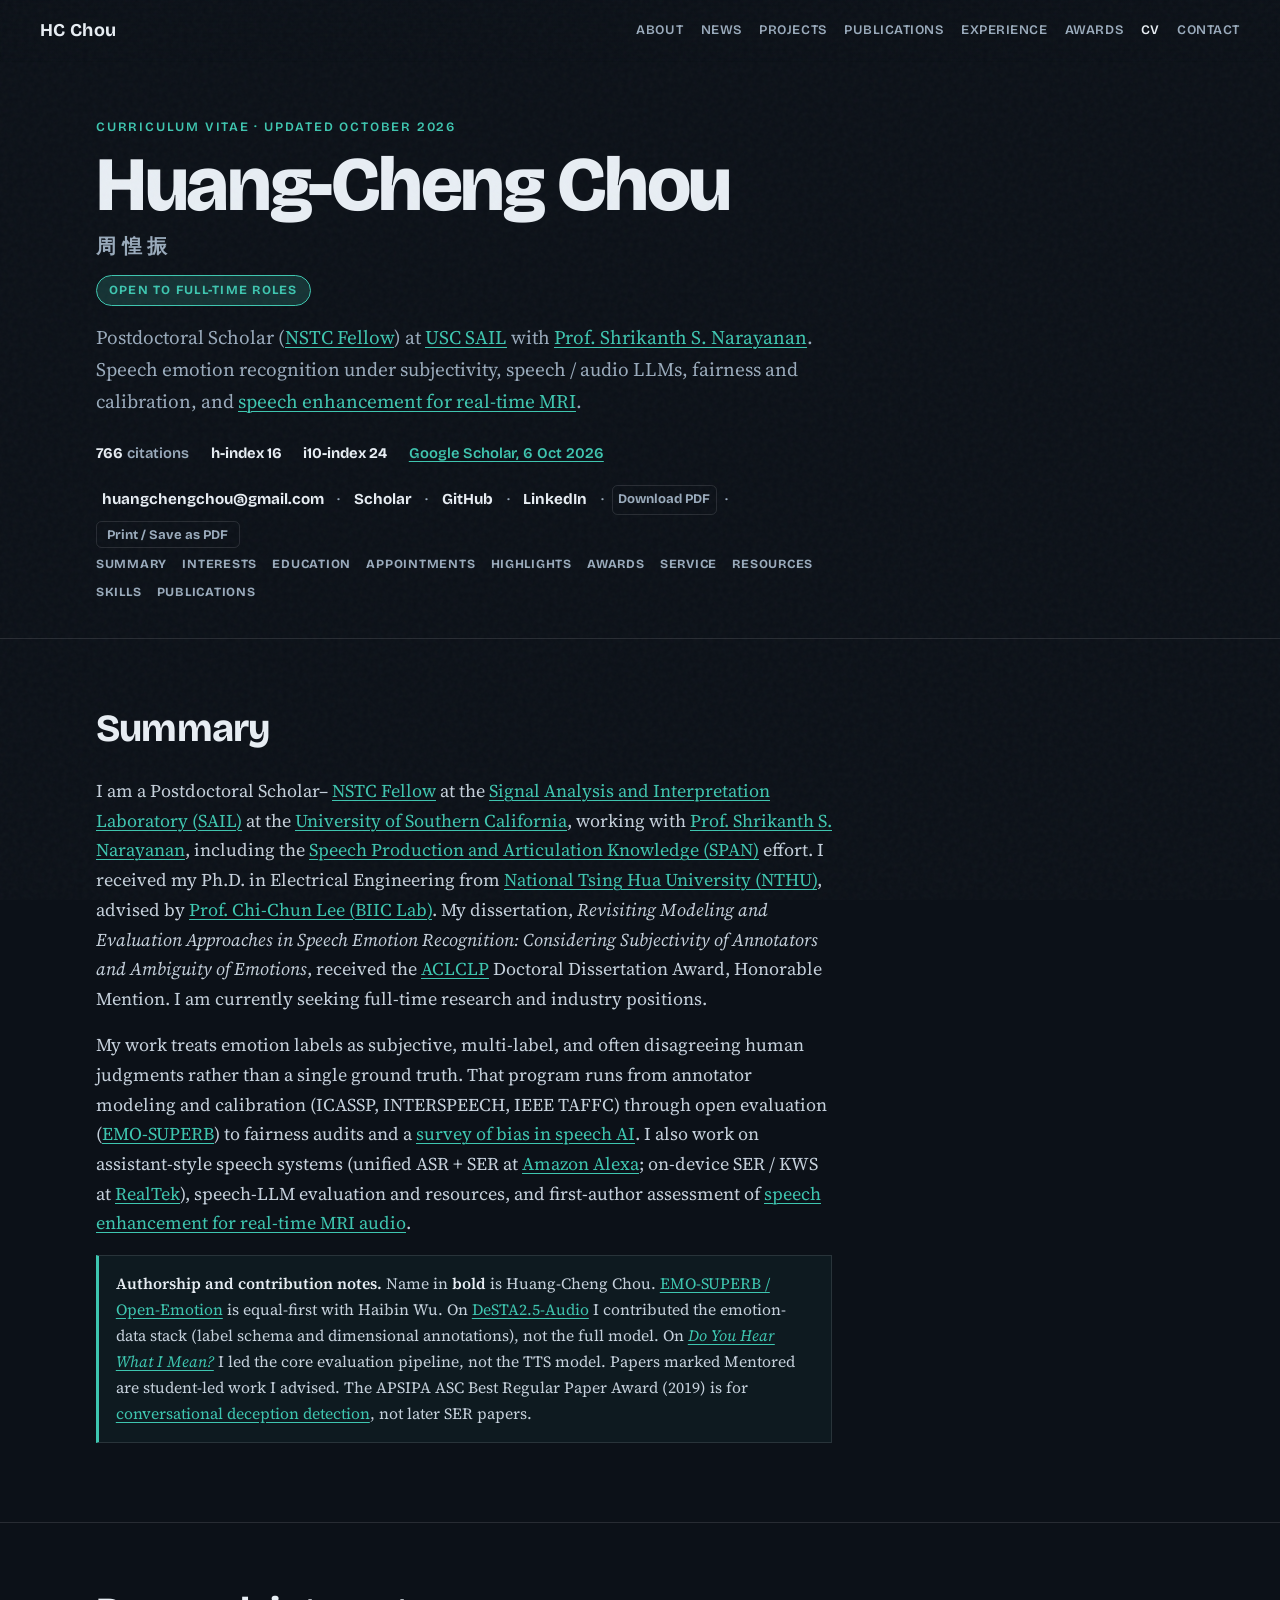
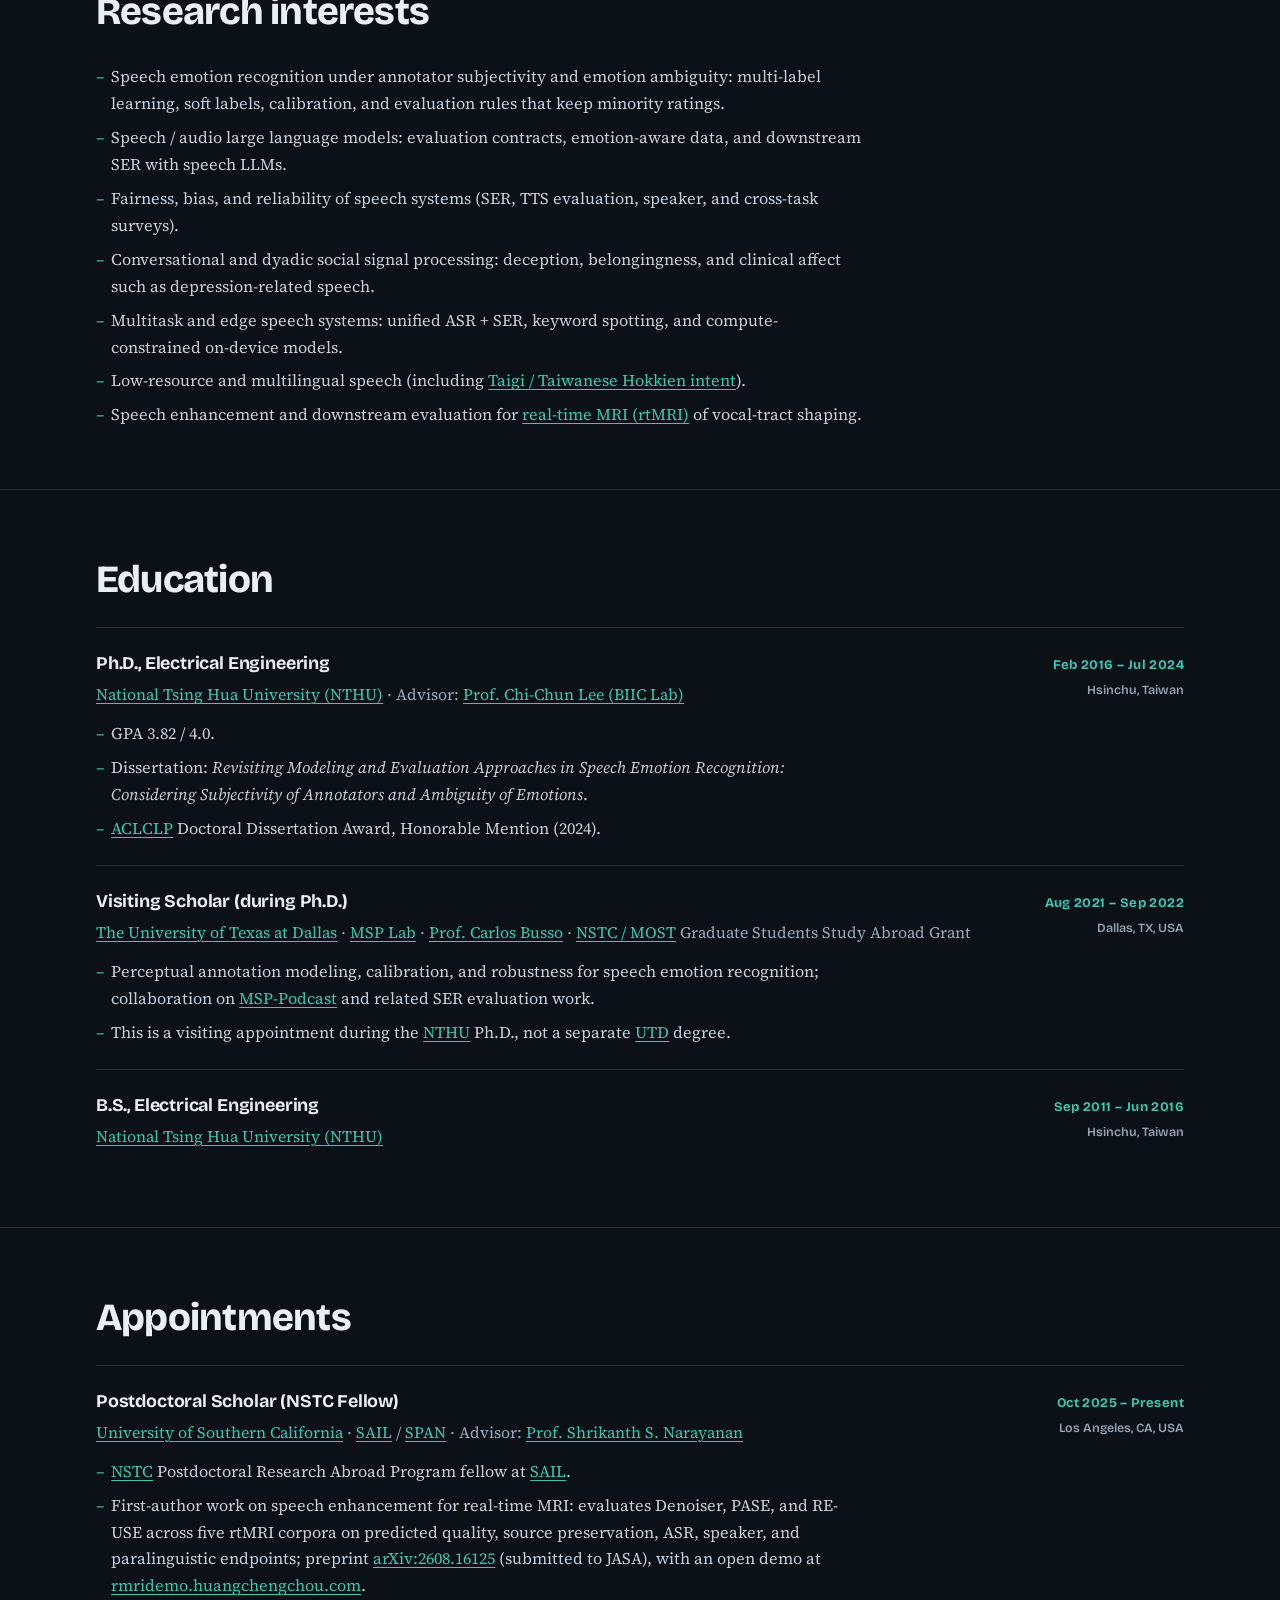
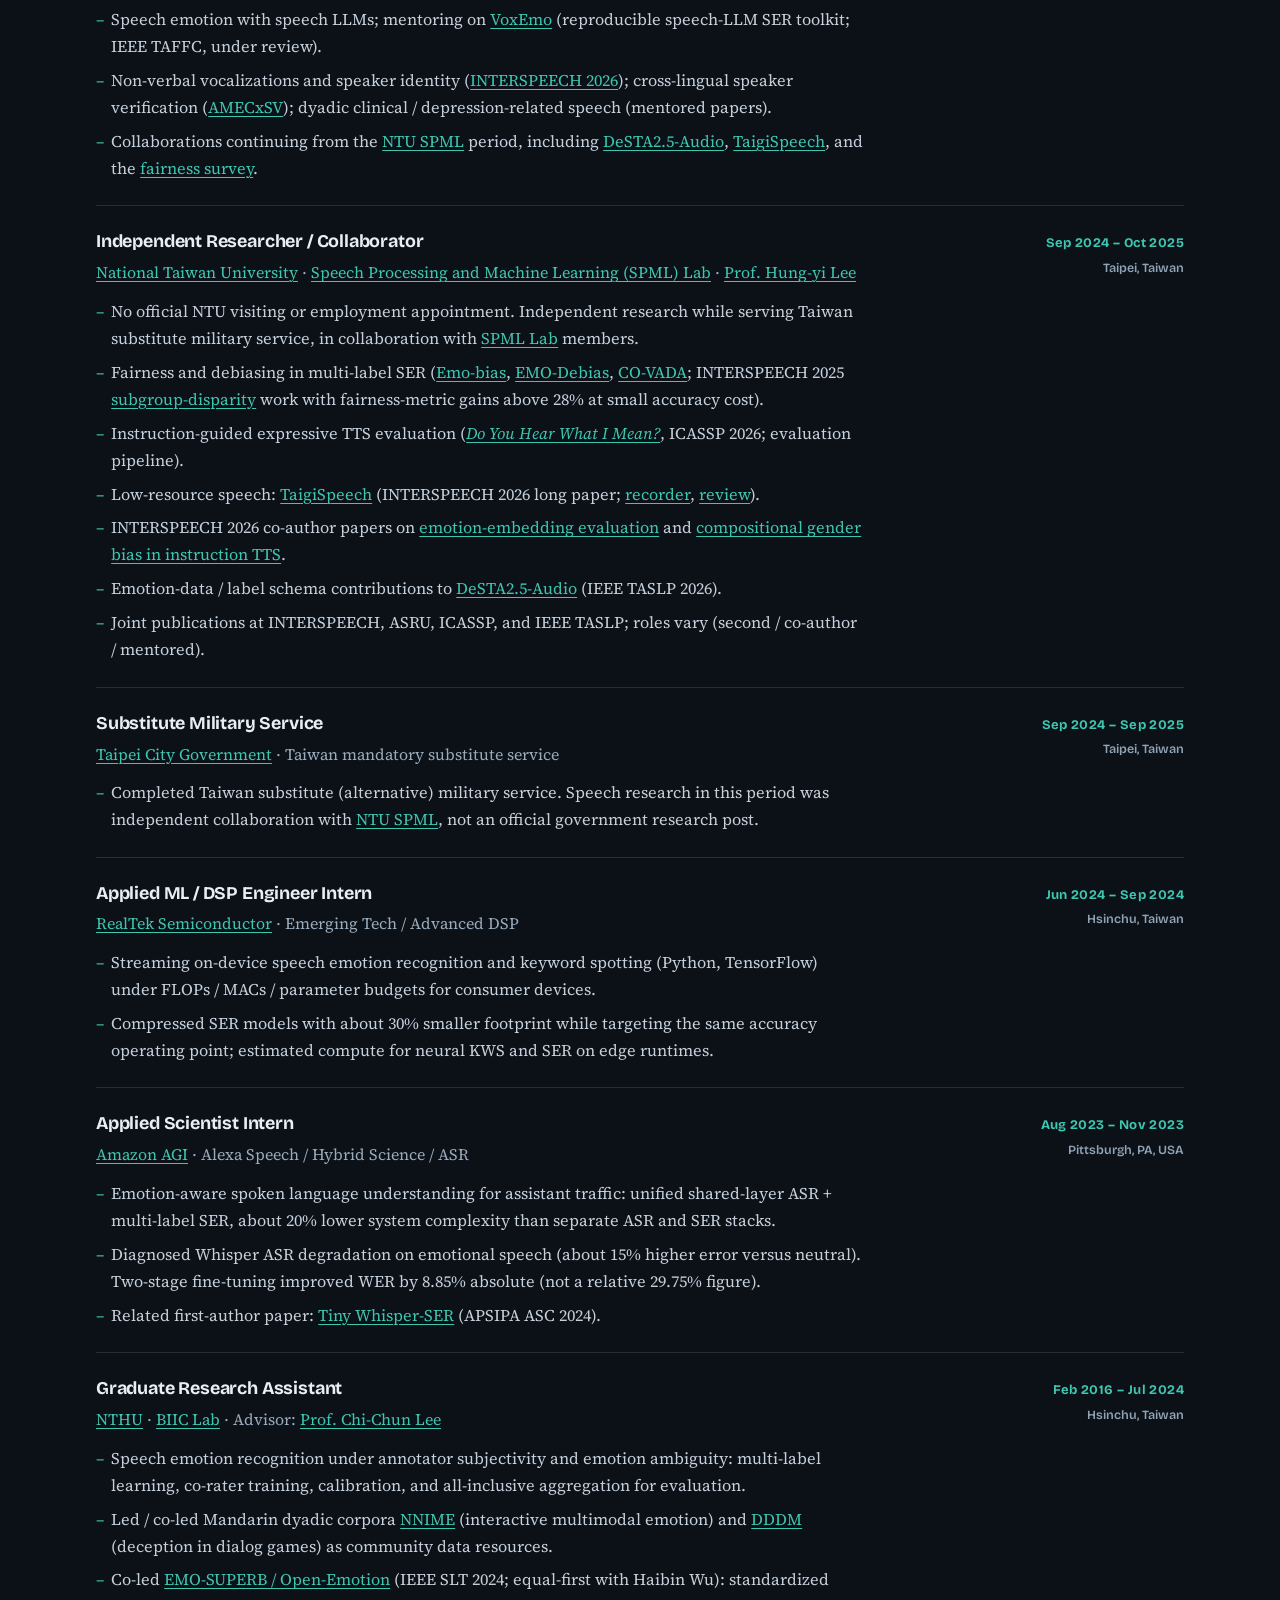
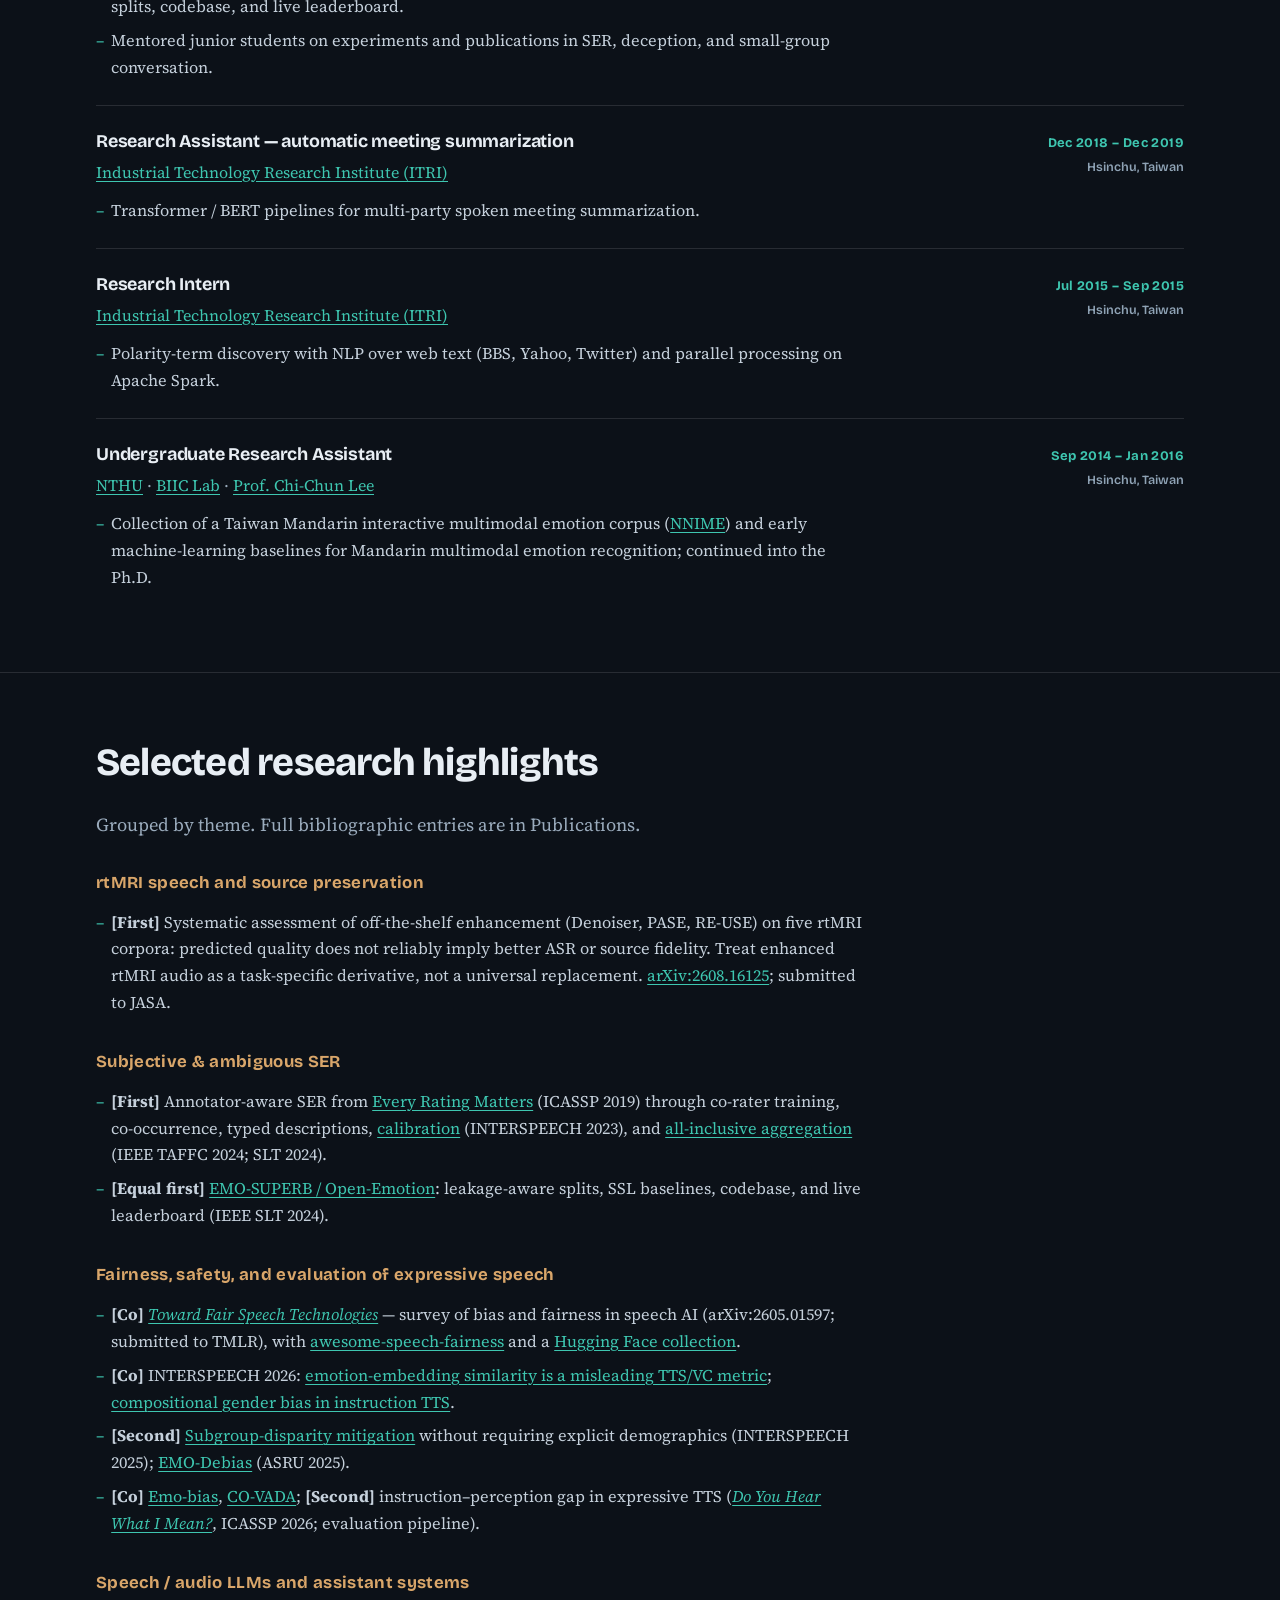
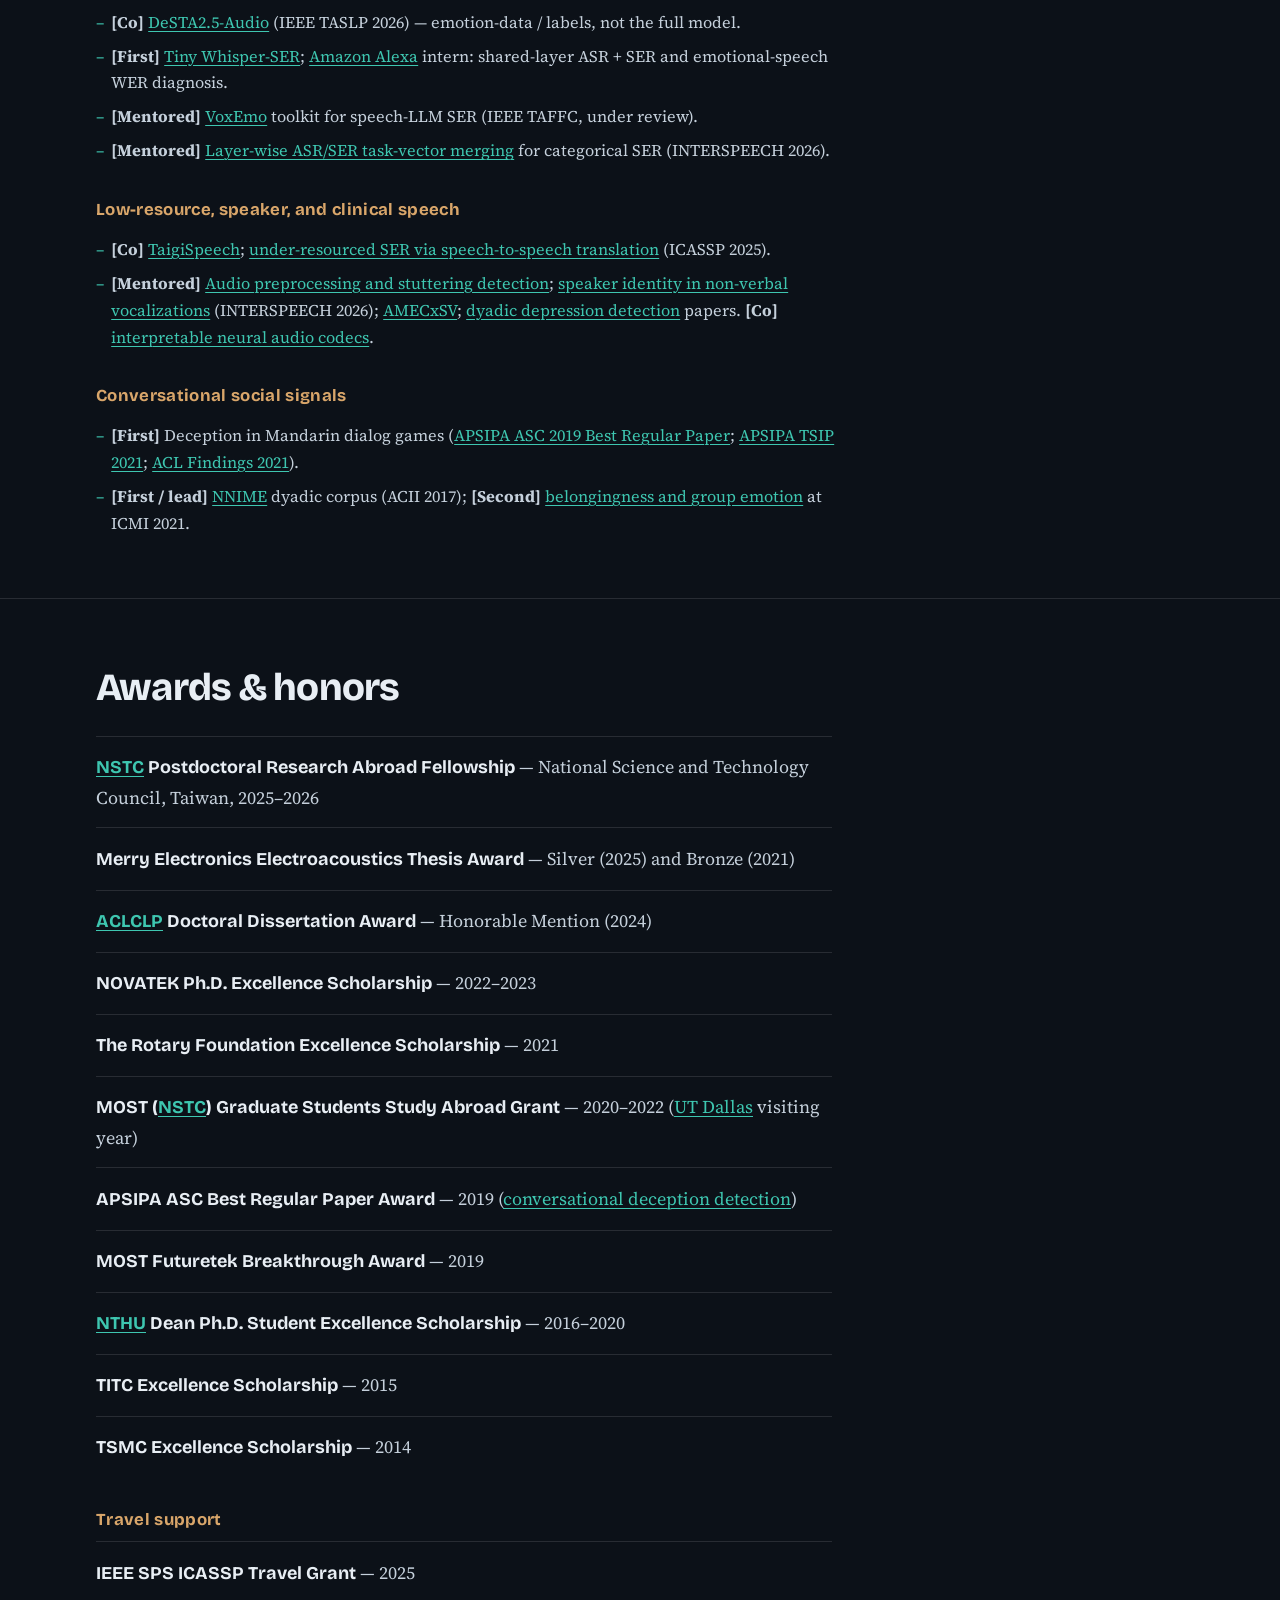
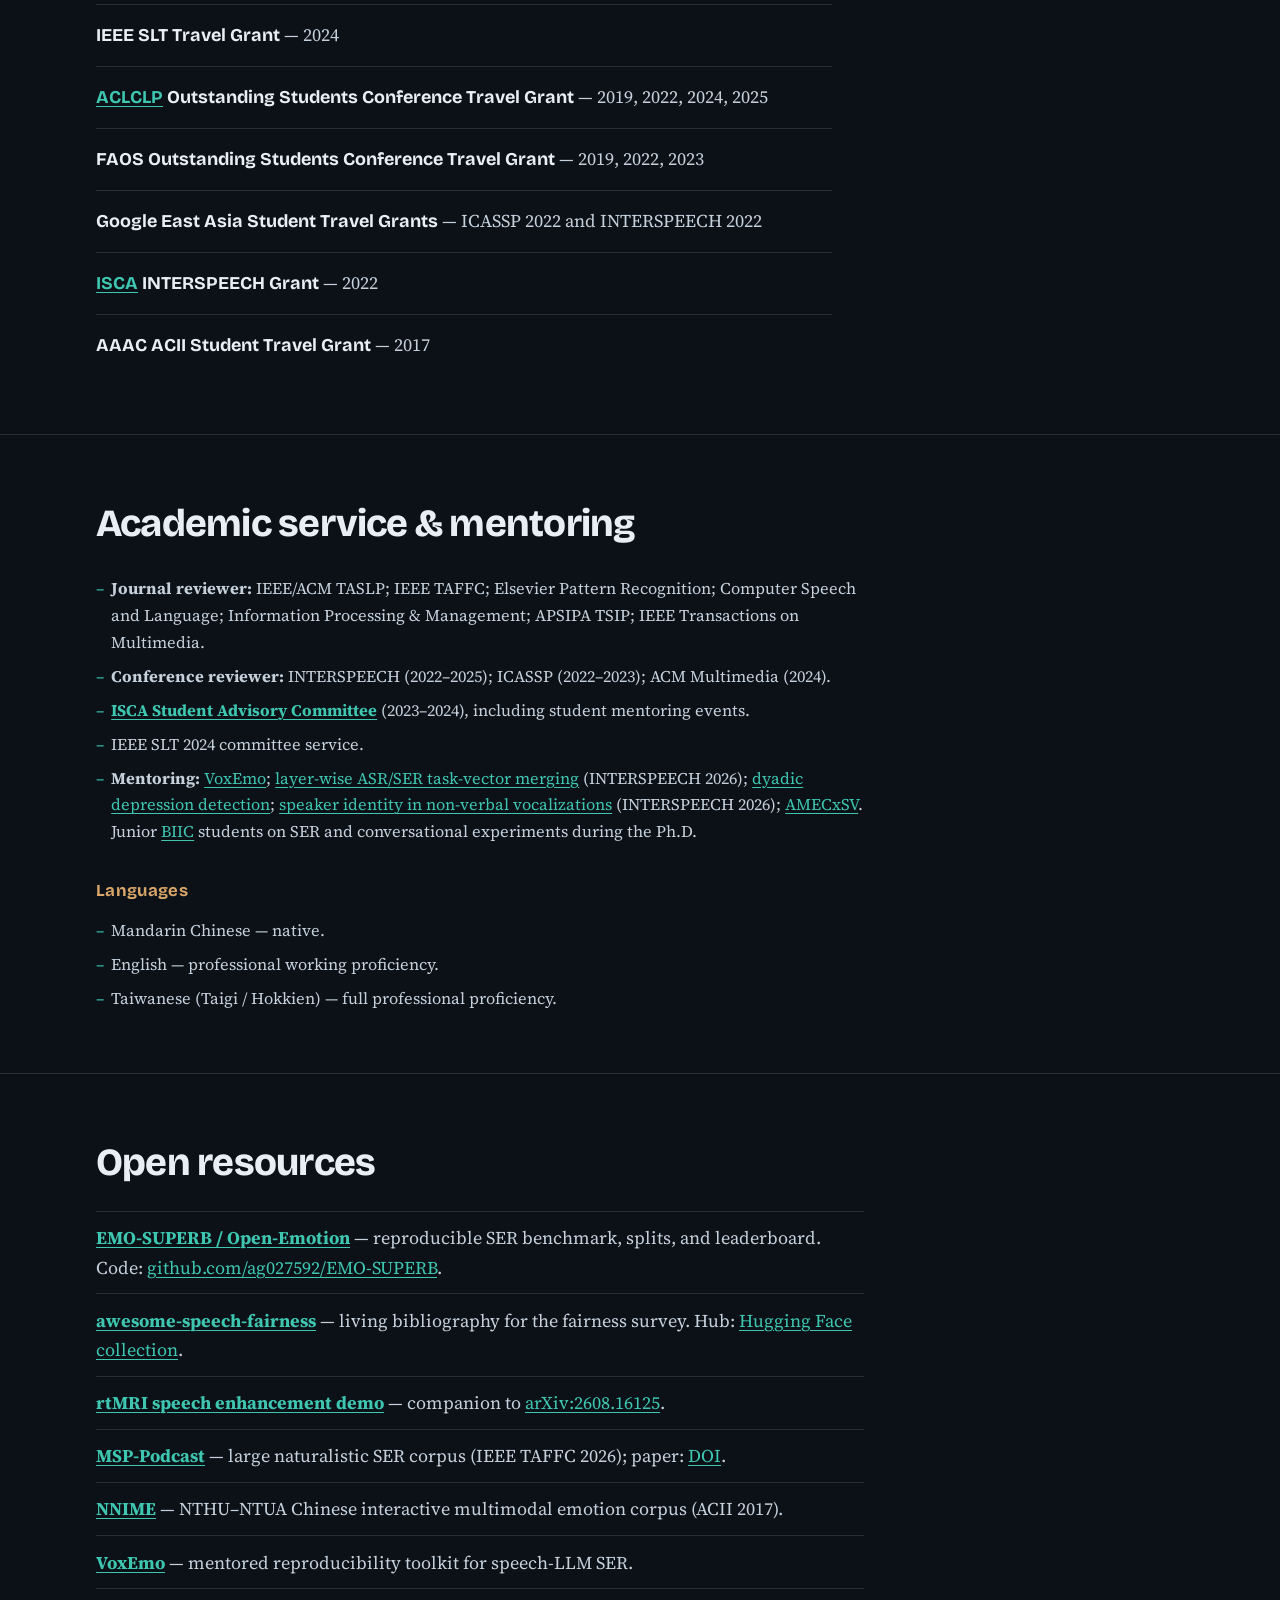
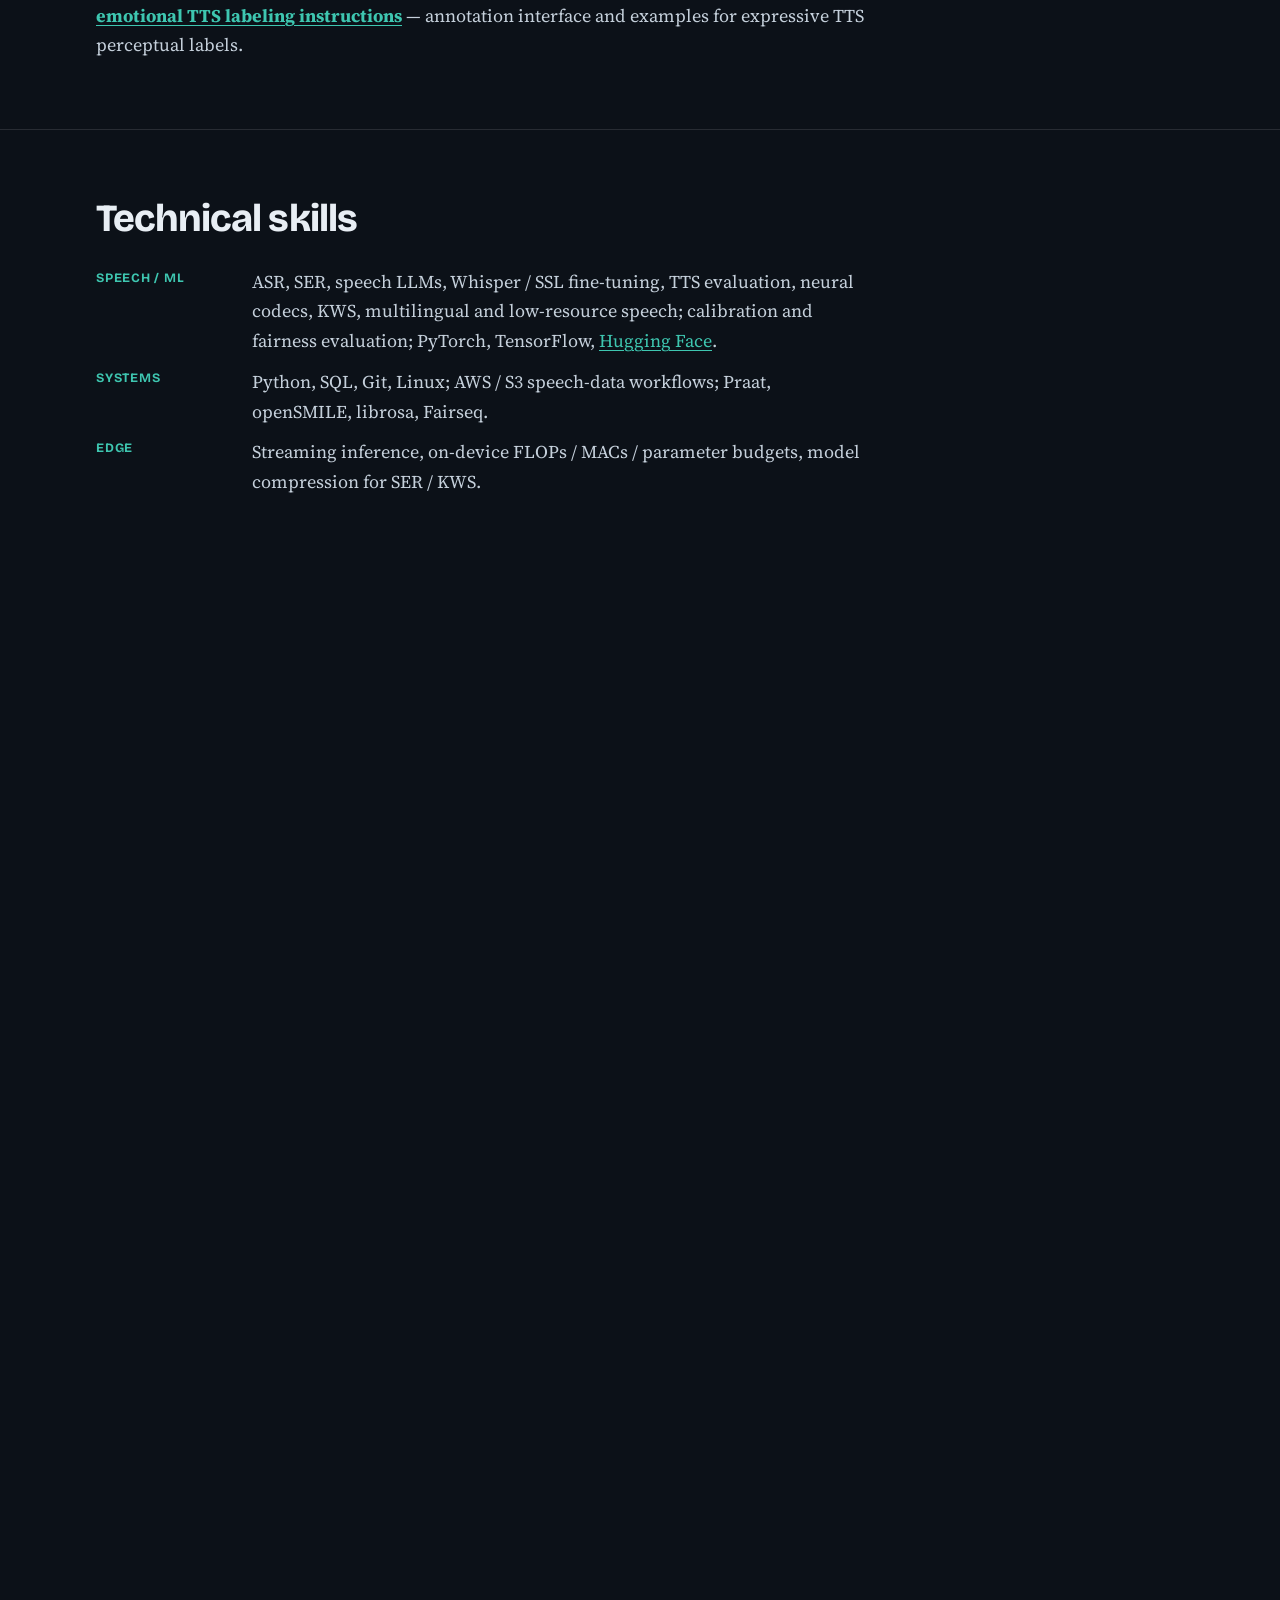
<file: cv.html>
<!DOCTYPE html>
<html lang="en">
<head>
  <meta charset="UTF-8" />
  <meta name="viewport" content="width=device-width, initial-scale=1" />
  <title>Curriculum Vitae | Huang-Cheng Chou</title>
  <meta name="description" content="Full academic CV of Huang-Cheng Chou (周惶振): appointments, education, awards, service, skills, and complete publication list." />
  <meta name="author" content="Huang-Cheng Chou" />
  <link rel="canonical" href="https://huangchengchou.com/cv.html" />
  <meta property="og:title" content="Curriculum Vitae | Huang-Cheng Chou" />
  <meta property="og:description" content="Complete academic CV — speech emotion recognition, speech LLMs, fairness, and rtMRI speech." />
  <meta property="og:url" content="https://huangchengchou.com/cv.html" />
  <meta property="og:type" content="profile" />
  <meta property="og:image" content="https://huangchengchou.com/assets/portrait.jpg" />
  <link rel="preconnect" href="https://fonts.googleapis.com" />
  <link rel="preconnect" href="https://fonts.gstatic.com" crossorigin />
  <link href="https://fonts.googleapis.com/css2?family=Bricolage+Grotesque:opsz,wght@12..96,500;12..96,700;12..96,800&amp;family=Source+Serif+4:ital,opsz,wght@0,8..60,400;0,8..60,600;1,8..60,400&amp;display=swap" rel="stylesheet" />
  <link rel="icon" href="assets/favicon.svg" type="image/svg+xml" />
  <link rel="stylesheet" href="styles.css" />
</head>
<body class="page-cv">
  <div class="noise" aria-hidden="true"></div>

  <header class="site-header">
    <a class="logo" href="index.html">HC Chou</a>
    <nav class="nav" aria-label="Primary">
      <a href="index.html#about">About</a>
      <a href="index.html#news">News</a>
      <a href="index.html#projects">Projects</a>
      <a href="index.html#pubs">Publications</a>
      <a href="index.html#experience">Experience</a>
      <a href="index.html#awards">Awards</a>
      <a href="cv.html" aria-current="page">CV</a>
      <a href="index.html#contact">Contact</a>
    </nav>
  </header>

  <main id="top">
    <section class="hero cv-hero" aria-label="Curriculum Vitae">
      <div class="hero-layout">
        <div class="hero-content">
          <p class="eyebrow">Curriculum Vitae · updated October 2026</p>
          <h1 class="brand">Huang-Cheng Chou</h1>
          <p class="brand-zh" lang="zh-Hant">周惶振</p>
          <p class="open-role">Open to full-time roles</p>
          <p class="lede">
            Postdoctoral Scholar (<a href="https://www.nstc.gov.tw/?l=en" target="_blank" rel="noopener">NSTC Fellow</a>) at
            <a href="https://sail.usc.edu/" target="_blank" rel="noopener">USC SAIL</a>
            with
            <a href="https://sail.usc.edu/" target="_blank" rel="noopener">Prof. Shrikanth S. Narayanan</a>.
            Speech emotion recognition under subjectivity, speech / audio LLMs, fairness and calibration,
            and
            <a href="https://arxiv.org/abs/2608.16125" target="_blank" rel="noopener">speech enhancement for real-time MRI</a>.
          </p>
          <p class="cv-metrics">
            <span><strong>766</strong> citations</span>
            <span><strong>h-index 16</strong></span>
            <span><strong>i10-index 24</strong></span>
            <span><a href="https://scholar.google.com/citations?user=_d7pcs4AAAAJ&amp;hl=en" target="_blank" rel="noopener">Google Scholar, 6 Oct 2026</a></span>
          </p>
          <div class="link-row" aria-label="Quick links">
            <a href="mailto:huangchengchou@gmail.com">huangchengchou@gmail.com</a>
            <span aria-hidden="true">·</span>
            <a href="https://scholar.google.com/citations?user=_d7pcs4AAAAJ&amp;hl=en" target="_blank" rel="noopener">Scholar</a>
            <span aria-hidden="true">·</span>
            <a href="https://github.com/ag027592" target="_blank" rel="noopener">GitHub</a>
            <span aria-hidden="true">·</span>
            <a href="https://www.linkedin.com/in/huangchengchou/" target="_blank" rel="noopener">LinkedIn</a>
            <span aria-hidden="true">·</span>
            <a class="cv-print" href="assets/Huang-Cheng_Chou_CV.pdf" download="Huang-Cheng_Chou_CV.pdf">Download PDF</a>
            <span aria-hidden="true">·</span>
            <button class="cv-print" type="button" onclick="window.print()">Print / Save as PDF</button>
          </div>
          <nav class="cv-toc" aria-label="CV sections">
            <a href="#summary">Summary</a>
            <a href="#interests">Interests</a>
            <a href="#education">Education</a>
            <a href="#appointments">Appointments</a>
            <a href="#highlights">Highlights</a>
            <a href="#awards">Awards</a>
            <a href="#service">Service</a>
            <a href="#resources">Resources</a>
            <a href="#skills">Skills</a>
            <a href="#publications">Publications</a>
          </nav>
        </div>
      </div>
    </section>

    <section id="summary" class="section about">
      <div class="section-inner">
        <h2>Summary</h2>
        <p>
          I am a Postdoctoral Scholar–
          <a href="https://www.nstc.gov.tw/?l=en" target="_blank" rel="noopener">NSTC Fellow</a>
          at the
          <a href="https://sail.usc.edu/" target="_blank" rel="noopener">Signal Analysis and Interpretation Laboratory (SAIL)</a>
          at the
          <a href="https://www.usc.edu/" target="_blank" rel="noopener">University of Southern California</a>,
          working with
          <a href="https://sail.usc.edu/" target="_blank" rel="noopener">Prof. Shrikanth S. Narayanan</a>,
          including the
          <a href="https://sail.usc.edu/span/" target="_blank" rel="noopener">Speech Production and Articulation Knowledge (SPAN)</a>
          effort. I received my Ph.D. in Electrical Engineering from
          <a href="https://nthu-en.site.nthu.edu.tw/" target="_blank" rel="noopener">National Tsing Hua University (NTHU)</a>,
          advised by
          <a href="https://biic.ee.nthu.edu.tw/" target="_blank" rel="noopener">Prof. Chi-Chun Lee (BIIC Lab)</a>.
          My dissertation,
          <em>Revisiting Modeling and Evaluation Approaches in Speech Emotion Recognition: Considering Subjectivity of Annotators and Ambiguity of Emotions</em>,
          received the <a href="https://www.aclclp.org.tw/" target="_blank" rel="noopener">ACLCLP</a> Doctoral Dissertation Award, Honorable Mention.
          I am currently seeking full-time research and industry positions.
        </p>
        <p>
          My work treats emotion labels as subjective, multi-label, and often disagreeing human judgments rather than a single ground truth.
          That program runs from annotator modeling and calibration (ICASSP, INTERSPEECH, IEEE TAFFC) through open evaluation
          (<a href="https://emosuperb.github.io/" target="_blank" rel="noopener">EMO-SUPERB</a>)
          to fairness audits and a
          <a href="https://arxiv.org/abs/2605.01597" target="_blank" rel="noopener">survey of bias in speech AI</a>.
          I also work on assistant-style speech systems (unified ASR + SER at
          <a href="https://www.amazon.science/" target="_blank" rel="noopener">Amazon Alexa</a>;
          on-device SER / KWS at
          <a href="https://www.realtek.com/" target="_blank" rel="noopener">RealTek</a>),
          speech-LLM evaluation and resources, and first-author assessment of
          <a href="https://arxiv.org/abs/2608.16125" target="_blank" rel="noopener">speech enhancement for real-time MRI audio</a>.
        </p>
        <div class="cv-note">
          <strong>Authorship and contribution notes.</strong>
          Name in <strong>bold</strong> is Huang-Cheng Chou.
          <a href="https://emosuperb.github.io/" target="_blank" rel="noopener">EMO-SUPERB / Open-Emotion</a> is equal-first with Haibin Wu.
          On <a href="https://doi.org/10.1109/TASLPRO.2026.3675792" target="_blank" rel="noopener">DeSTA2.5-Audio</a> I contributed the emotion-data stack (label schema and dimensional annotations), not the full model.
          On <a href="https://doi.org/10.1109/ICASSP55912.2026.11462935" target="_blank" rel="noopener"><em>Do You Hear What I Mean?</em></a> I led the core evaluation pipeline, not the TTS model.
          Papers marked Mentored are student-led work I advised.
          The APSIPA ASC Best Regular Paper Award (2019) is for
          <a href="https://doi.org/10.1109/APSIPAASC47483.2019.9023050" target="_blank" rel="noopener">conversational deception detection</a>,
          not later SER papers.
        </div>
      </div>
    </section>

    <section id="interests" class="section">
      <div class="section-inner">
        <h2>Research interests</h2>
        <ul class="cv-bullets">
          <li>Speech emotion recognition under annotator subjectivity and emotion ambiguity: multi-label learning, soft labels, calibration, and evaluation rules that keep minority ratings.</li>
          <li>Speech / audio large language models: evaluation contracts, emotion-aware data, and downstream SER with speech LLMs.</li>
          <li>Fairness, bias, and reliability of speech systems (SER, TTS evaluation, speaker, and cross-task surveys).</li>
          <li>Conversational and dyadic social signal processing: deception, belongingness, and clinical affect such as depression-related speech.</li>
          <li>Multitask and edge speech systems: unified ASR + SER, keyword spotting, and compute-constrained on-device models.</li>
          <li>Low-resource and multilingual speech (including <a href="https://arxiv.org/abs/2603.21478" target="_blank" rel="noopener">Taigi / Taiwanese Hokkien intent</a>).</li>
          <li>Speech enhancement and downstream evaluation for <a href="https://arxiv.org/abs/2608.16125" target="_blank" rel="noopener">real-time MRI (rtMRI)</a> of vocal-tract shaping.</li>
        </ul>
      </div>
    </section>

    <section id="education" class="section">
      <div class="section-inner">
        <h2>Education</h2>

        <article class="cv-job">
          <div class="cv-job-head">
            <div>
              <h3>Ph.D., Electrical Engineering</h3>
              <span class="cv-job-org"><a href="https://nthu-en.site.nthu.edu.tw/" target="_blank" rel="noopener">National Tsing Hua University (NTHU)</a> · Advisor: <a href="https://biic.ee.nthu.edu.tw/" target="_blank" rel="noopener">Prof. Chi-Chun Lee (BIIC Lab)</a></span>
            </div>
            <div>
              <span class="cv-when">Feb 2016 – Jul 2024</span>
              <span class="cv-where">Hsinchu, Taiwan</span>
            </div>
          </div>
          <ul class="cv-bullets">
            <li>GPA 3.82 / 4.0.</li>
            <li>Dissertation: <em>Revisiting Modeling and Evaluation Approaches in Speech Emotion Recognition: Considering Subjectivity of Annotators and Ambiguity of Emotions</em>.</li>
            <li><a href="https://www.aclclp.org.tw/" target="_blank" rel="noopener">ACLCLP</a> Doctoral Dissertation Award, Honorable Mention (2024).</li>
          </ul>
        </article>

        <article class="cv-job">
          <div class="cv-job-head">
            <div>
              <h3>Visiting Scholar (during Ph.D.)</h3>
              <span class="cv-job-org"><a href="https://www.utdallas.edu/" target="_blank" rel="noopener">The University of Texas at Dallas</a> · <a href="https://www.lab-msp.com/" target="_blank" rel="noopener">MSP Lab</a> · <a href="https://www.carlosbusso.com" target="_blank" rel="noopener">Prof. Carlos Busso</a> · <a href="https://www.nstc.gov.tw/?l=en" target="_blank" rel="noopener">NSTC / MOST</a> Graduate Students Study Abroad Grant</span>
            </div>
            <div>
              <span class="cv-when">Aug 2021 – Sep 2022</span>
              <span class="cv-where">Dallas, TX, USA</span>
            </div>
          </div>
          <ul class="cv-bullets">
            <li>Perceptual annotation modeling, calibration, and robustness for speech emotion recognition; collaboration on <a href="https://www.lab-msp.com/MSP/MSP-Podcast.html" target="_blank" rel="noopener">MSP-Podcast</a> and related SER evaluation work.</li>
            <li>This is a visiting appointment during the <a href="https://nthu-en.site.nthu.edu.tw/" target="_blank" rel="noopener">NTHU</a> Ph.D., not a separate <a href="https://www.utdallas.edu/" target="_blank" rel="noopener">UTD</a> degree.</li>
          </ul>
        </article>

        <article class="cv-job">
          <div class="cv-job-head">
            <div>
              <h3>B.S., Electrical Engineering</h3>
              <span class="cv-job-org"><a href="https://nthu-en.site.nthu.edu.tw/" target="_blank" rel="noopener">National Tsing Hua University (NTHU)</a></span>
            </div>
            <div>
              <span class="cv-when">Sep 2011 – Jun 2016</span>
              <span class="cv-where">Hsinchu, Taiwan</span>
            </div>
          </div>
        </article>
      </div>
    </section>

    <section id="appointments" class="section">
      <div class="section-inner">
        <h2>Appointments</h2>

        <article class="cv-job">
          <div class="cv-job-head">
            <div>
              <h3>Postdoctoral Scholar (NSTC Fellow)</h3>
              <span class="cv-job-org"><a href="https://www.usc.edu/" target="_blank" rel="noopener">University of Southern California</a> · <a href="https://sail.usc.edu/" target="_blank" rel="noopener">SAIL</a> / <a href="https://sail.usc.edu/span/" target="_blank" rel="noopener">SPAN</a> · Advisor: <a href="https://sail.usc.edu/" target="_blank" rel="noopener">Prof. Shrikanth S. Narayanan</a></span>
            </div>
            <div>
              <span class="cv-when">Oct 2025 – Present</span>
              <span class="cv-where">Los Angeles, CA, USA</span>
            </div>
          </div>
          <ul class="cv-bullets">
            <li><a href="https://www.nstc.gov.tw/?l=en" target="_blank" rel="noopener">NSTC</a> Postdoctoral Research Abroad Program fellow at <a href="https://sail.usc.edu/" target="_blank" rel="noopener">SAIL</a>.</li>
            <li>First-author work on speech enhancement for real-time MRI: evaluates Denoiser, PASE, and RE-USE across five rtMRI corpora on predicted quality, source preservation, ASR, speaker, and paralinguistic endpoints; preprint <a href="https://arxiv.org/abs/2608.16125" target="_blank" rel="noopener">arXiv:2608.16125</a> (submitted to JASA), with an open demo at <a href="https://rmridemo.huangchengchou.com" target="_blank" rel="noopener">rmridemo.huangchengchou.com</a>.</li>
            <li>Speech emotion with speech LLMs; mentoring on <a href="https://arxiv.org/abs/2603.08936" target="_blank" rel="noopener">VoxEmo</a> (reproducible speech-LLM SER toolkit; IEEE TAFFC, under review).</li>
            <li>Non-verbal vocalizations and speaker identity (<a href="https://arxiv.org/abs/2606.21215" target="_blank" rel="noopener">INTERSPEECH 2026</a>); cross-lingual speaker verification (<a href="https://arxiv.org/abs/2607.16532" target="_blank" rel="noopener">AMECxSV</a>); dyadic clinical / depression-related speech (mentored papers).</li>
            <li>Collaborations continuing from the <a href="https://labspotlight.ntu.edu.tw/labs/42" target="_blank" rel="noopener">NTU SPML</a> period, including <a href="https://doi.org/10.1109/TASLPRO.2026.3675792" target="_blank" rel="noopener">DeSTA2.5-Audio</a>, <a href="https://arxiv.org/abs/2603.21478" target="_blank" rel="noopener">TaigiSpeech</a>, and the <a href="https://arxiv.org/abs/2605.01597" target="_blank" rel="noopener">fairness survey</a>.</li>
          </ul>
        </article>

        <article class="cv-job">
          <div class="cv-job-head">
            <div>
              <h3>Independent Researcher / Collaborator</h3>
              <span class="cv-job-org"><a href="https://www.ntu.edu.tw/english/" target="_blank" rel="noopener">National Taiwan University</a> · <a href="https://labspotlight.ntu.edu.tw/labs/42" target="_blank" rel="noopener">Speech Processing and Machine Learning (SPML) Lab</a> · <a href="https://speech.ee.ntu.edu.tw/~hylee/index.php" target="_blank" rel="noopener">Prof. Hung-yi Lee</a></span>
            </div>
            <div>
              <span class="cv-when">Sep 2024 – Oct 2025</span>
              <span class="cv-where">Taipei, Taiwan</span>
            </div>
          </div>
          <ul class="cv-bullets">
            <li>No official NTU visiting or employment appointment. Independent research while serving Taiwan substitute military service, in collaboration with <a href="https://labspotlight.ntu.edu.tw/labs/42" target="_blank" rel="noopener">SPML Lab</a> members.</li>
            <li>Fairness and debiasing in multi-label SER (<a href="https://doi.org/10.21437/Interspeech.2024-1073" target="_blank" rel="noopener">Emo-bias</a>, <a href="https://doi.org/10.1109/ASRU65441.2025.11433837" target="_blank" rel="noopener">EMO-Debias</a>, <a href="https://doi.org/10.1109/ASRU65441.2025.11434684" target="_blank" rel="noopener">CO-VADA</a>; INTERSPEECH 2025 <a href="https://doi.org/10.21437/Interspeech.2025-662" target="_blank" rel="noopener">subgroup-disparity</a> work with fairness-metric gains above 28% at small accuracy cost).</li>
            <li>Instruction-guided expressive TTS evaluation (<a href="https://doi.org/10.1109/ICASSP55912.2026.11462935" target="_blank" rel="noopener"><em>Do You Hear What I Mean?</em></a>, ICASSP 2026; evaluation pipeline).</li>
            <li>Low-resource speech: <a href="https://arxiv.org/abs/2603.21478" target="_blank" rel="noopener">TaigiSpeech</a> (INTERSPEECH 2026 long paper; <a href="https://record-usa.huangchengchou.com/" target="_blank" rel="noopener">recorder</a>, <a href="https://taigispeech.huangchengchou.com/" target="_blank" rel="noopener">review</a>).</li>
            <li>INTERSPEECH 2026 co-author papers on <a href="https://arxiv.org/abs/2604.26347" target="_blank" rel="noopener">emotion-embedding evaluation</a> and <a href="https://arxiv.org/abs/2603.20743" target="_blank" rel="noopener">compositional gender bias in instruction TTS</a>.</li>
            <li>Emotion-data / label schema contributions to <a href="https://doi.org/10.1109/TASLPRO.2026.3675792" target="_blank" rel="noopener">DeSTA2.5-Audio</a> (IEEE TASLP 2026).</li>
            <li>Joint publications at INTERSPEECH, ASRU, ICASSP, and IEEE TASLP; roles vary (second / co-author / mentored).</li>
          </ul>
        </article>

        <article class="cv-job">
          <div class="cv-job-head">
            <div>
              <h3>Substitute Military Service</h3>
              <span class="cv-job-org"><a href="https://english.gov.taipei/" target="_blank" rel="noopener">Taipei City Government</a> · Taiwan mandatory substitute service</span>
            </div>
            <div>
              <span class="cv-when">Sep 2024 – Sep 2025</span>
              <span class="cv-where">Taipei, Taiwan</span>
            </div>
          </div>
          <ul class="cv-bullets">
            <li>Completed Taiwan substitute (alternative) military service. Speech research in this period was independent collaboration with <a href="https://labspotlight.ntu.edu.tw/labs/42" target="_blank" rel="noopener">NTU SPML</a>, not an official government research post.</li>
          </ul>
        </article>

        <article class="cv-job">
          <div class="cv-job-head">
            <div>
              <h3>Applied ML / DSP Engineer Intern</h3>
              <span class="cv-job-org"><a href="https://www.realtek.com/" target="_blank" rel="noopener">RealTek Semiconductor</a> · Emerging Tech / Advanced DSP</span>
            </div>
            <div>
              <span class="cv-when">Jun 2024 – Sep 2024</span>
              <span class="cv-where">Hsinchu, Taiwan</span>
            </div>
          </div>
          <ul class="cv-bullets">
            <li>Streaming on-device speech emotion recognition and keyword spotting (Python, TensorFlow) under FLOPs / MACs / parameter budgets for consumer devices.</li>
            <li>Compressed SER models with about 30% smaller footprint while targeting the same accuracy operating point; estimated compute for neural KWS and SER on edge runtimes.</li>
          </ul>
        </article>

        <article class="cv-job">
          <div class="cv-job-head">
            <div>
              <h3>Applied Scientist Intern</h3>
              <span class="cv-job-org"><a href="https://www.amazon.science/" target="_blank" rel="noopener">Amazon AGI</a> · Alexa Speech / Hybrid Science / ASR</span>
            </div>
            <div>
              <span class="cv-when">Aug 2023 – Nov 2023</span>
              <span class="cv-where">Pittsburgh, PA, USA</span>
            </div>
          </div>
          <ul class="cv-bullets">
            <li>Emotion-aware spoken language understanding for assistant traffic: unified shared-layer ASR + multi-label SER, about 20% lower system complexity than separate ASR and SER stacks.</li>
            <li>Diagnosed Whisper ASR degradation on emotional speech (about 15% higher error versus neutral). Two-stage fine-tuning improved WER by 8.85% absolute (not a relative 29.75% figure).</li>
            <li>Related first-author paper: <a href="https://doi.org/10.1109/APSIPAASC63619.2025.10848651" target="_blank" rel="noopener">Tiny Whisper-SER</a> (APSIPA ASC 2024).</li>
          </ul>
        </article>

        <article class="cv-job">
          <div class="cv-job-head">
            <div>
              <h3>Graduate Research Assistant</h3>
              <span class="cv-job-org"><a href="https://nthu-en.site.nthu.edu.tw/" target="_blank" rel="noopener">NTHU</a> · <a href="https://biic.ee.nthu.edu.tw/" target="_blank" rel="noopener">BIIC Lab</a> · Advisor: <a href="https://biic.ee.nthu.edu.tw/" target="_blank" rel="noopener">Prof. Chi-Chun Lee</a></span>
            </div>
            <div>
              <span class="cv-when">Feb 2016 – Jul 2024</span>
              <span class="cv-where">Hsinchu, Taiwan</span>
            </div>
          </div>
          <ul class="cv-bullets">
            <li>Speech emotion recognition under annotator subjectivity and emotion ambiguity: multi-label learning, co-rater training, calibration, and all-inclusive aggregation for evaluation.</li>
            <li>Led / co-led Mandarin dyadic corpora <a href="https://doi.org/10.1109/ACII.2017.8273615" target="_blank" rel="noopener">NNIME</a> (interactive multimodal emotion) and <a href="https://doi.org/10.1017/ATSIP.2021.6" target="_blank" rel="noopener">DDDM</a> (deception in dialog games) as community data resources.</li>
            <li>Co-led <a href="https://emosuperb.github.io/" target="_blank" rel="noopener">EMO-SUPERB / Open-Emotion</a> (IEEE SLT 2024; equal-first with Haibin Wu): standardized splits, codebase, and live leaderboard.</li>
            <li>Mentored junior students on experiments and publications in SER, deception, and small-group conversation.</li>
          </ul>
        </article>

        <article class="cv-job">
          <div class="cv-job-head">
            <div>
              <h3>Research Assistant — automatic meeting summarization</h3>
              <span class="cv-job-org"><a href="https://www.itri.org.tw/" target="_blank" rel="noopener">Industrial Technology Research Institute (ITRI)</a></span>
            </div>
            <div>
              <span class="cv-when">Dec 2018 – Dec 2019</span>
              <span class="cv-where">Hsinchu, Taiwan</span>
            </div>
          </div>
          <ul class="cv-bullets">
            <li>Transformer / BERT pipelines for multi-party spoken meeting summarization.</li>
          </ul>
        </article>

        <article class="cv-job">
          <div class="cv-job-head">
            <div>
              <h3>Research Intern</h3>
              <span class="cv-job-org"><a href="https://www.itri.org.tw/" target="_blank" rel="noopener">Industrial Technology Research Institute (ITRI)</a></span>
            </div>
            <div>
              <span class="cv-when">Jul 2015 – Sep 2015</span>
              <span class="cv-where">Hsinchu, Taiwan</span>
            </div>
          </div>
          <ul class="cv-bullets">
            <li>Polarity-term discovery with NLP over web text (BBS, Yahoo, Twitter) and parallel processing on Apache Spark.</li>
          </ul>
        </article>

        <article class="cv-job">
          <div class="cv-job-head">
            <div>
              <h3>Undergraduate Research Assistant</h3>
              <span class="cv-job-org"><a href="https://nthu-en.site.nthu.edu.tw/" target="_blank" rel="noopener">NTHU</a> · <a href="https://biic.ee.nthu.edu.tw/" target="_blank" rel="noopener">BIIC Lab</a> · <a href="https://biic.ee.nthu.edu.tw/" target="_blank" rel="noopener">Prof. Chi-Chun Lee</a></span>
            </div>
            <div>
              <span class="cv-when">Sep 2014 – Jan 2016</span>
              <span class="cv-where">Hsinchu, Taiwan</span>
            </div>
          </div>
          <ul class="cv-bullets">
            <li>Collection of a Taiwan Mandarin interactive multimodal emotion corpus (<a href="https://doi.org/10.1109/ACII.2017.8273615" target="_blank" rel="noopener">NNIME</a>) and early machine-learning baselines for Mandarin multimodal emotion recognition; continued into the Ph.D.</li>
          </ul>
        </article>
      </div>
    </section>

    <section id="highlights" class="section">
      <div class="section-inner">
        <h2>Selected research highlights</h2>
        <p class="section-lead">Grouped by theme. Full bibliographic entries are in Publications.</p>

        <h3 class="pubs-subhead">rtMRI speech and source preservation</h3>
        <ul class="cv-bullets">
          <li><strong>[First]</strong> Systematic assessment of off-the-shelf enhancement (Denoiser, PASE, RE-USE) on five rtMRI corpora: predicted quality does not reliably imply better ASR or source fidelity. Treat enhanced rtMRI audio as a task-specific derivative, not a universal replacement. <a href="https://arxiv.org/abs/2608.16125" target="_blank" rel="noopener">arXiv:2608.16125</a>; submitted to JASA.</li>
        </ul>

        <h3 class="pubs-subhead">Subjective &amp; ambiguous SER</h3>
        <ul class="cv-bullets">
          <li><strong>[First]</strong> Annotator-aware SER from <a href="https://doi.org/10.1109/ICASSP.2019.8682170" target="_blank" rel="noopener">Every Rating Matters</a> (ICASSP 2019) through co-rater training, co-occurrence, typed descriptions, <a href="https://doi.org/10.21437/Interspeech.2023-1113" target="_blank" rel="noopener">calibration</a> (INTERSPEECH 2023), and <a href="https://doi.org/10.1109/TAFFC.2024.3411290" target="_blank" rel="noopener">all-inclusive aggregation</a> (IEEE TAFFC 2024; SLT 2024).</li>
          <li><strong>[Equal first]</strong> <a href="https://emosuperb.github.io/" target="_blank" rel="noopener">EMO-SUPERB / Open-Emotion</a>: leakage-aware splits, SSL baselines, codebase, and live leaderboard (IEEE SLT 2024).</li>
        </ul>

        <h3 class="pubs-subhead">Fairness, safety, and evaluation of expressive speech</h3>
        <ul class="cv-bullets">
          <li><strong>[Co]</strong> <em><a href="https://arxiv.org/abs/2605.01597" target="_blank" rel="noopener">Toward Fair Speech Technologies</a></em> — survey of bias and fairness in speech AI (arXiv:2605.01597; submitted to TMLR), with <a href="https://github.com/dlion168/awesome-speech-fairness" target="_blank" rel="noopener">awesome-speech-fairness</a> and a <a href="https://huggingface.co/collections/dlion168/awesome-speech-fairness" target="_blank" rel="noopener">Hugging Face collection</a>.</li>
          <li><strong>[Co]</strong> INTERSPEECH 2026: <a href="https://arxiv.org/abs/2604.26347" target="_blank" rel="noopener">emotion-embedding similarity is a misleading TTS/VC metric</a>; <a href="https://arxiv.org/abs/2603.20743" target="_blank" rel="noopener">compositional gender bias in instruction TTS</a>.</li>
          <li><strong>[Second]</strong> <a href="https://doi.org/10.21437/Interspeech.2025-662" target="_blank" rel="noopener">Subgroup-disparity mitigation</a> without requiring explicit demographics (INTERSPEECH 2025); <a href="https://doi.org/10.1109/ASRU65441.2025.11433837" target="_blank" rel="noopener">EMO-Debias</a> (ASRU 2025).</li>
          <li><strong>[Co]</strong> <a href="https://doi.org/10.21437/Interspeech.2024-1073" target="_blank" rel="noopener">Emo-bias</a>, <a href="https://doi.org/10.1109/ASRU65441.2025.11434684" target="_blank" rel="noopener">CO-VADA</a>; <strong>[Second]</strong> instruction–perception gap in expressive TTS (<a href="https://doi.org/10.1109/ICASSP55912.2026.11462935" target="_blank" rel="noopener"><em>Do You Hear What I Mean?</em></a>, ICASSP 2026; evaluation pipeline).</li>
        </ul>

        <h3 class="pubs-subhead">Speech / audio LLMs and assistant systems</h3>
        <ul class="cv-bullets">
          <li><strong>[Co]</strong> <a href="https://doi.org/10.1109/TASLPRO.2026.3675792" target="_blank" rel="noopener">DeSTA2.5-Audio</a> (IEEE TASLP 2026) — emotion-data / labels, not the full model.</li>
          <li><strong>[First]</strong> <a href="https://doi.org/10.1109/APSIPAASC63619.2025.10848651" target="_blank" rel="noopener">Tiny Whisper-SER</a>; <a href="https://www.amazon.science/" target="_blank" rel="noopener">Amazon Alexa</a> intern: shared-layer ASR + SER and emotional-speech WER diagnosis.</li>
          <li><strong>[Mentored]</strong> <a href="https://arxiv.org/abs/2603.08936" target="_blank" rel="noopener">VoxEmo</a> toolkit for speech-LLM SER (IEEE TAFFC, under review).</li>
          <li><strong>[Mentored]</strong> <a href="https://arxiv.org/abs/2603.25041" target="_blank" rel="noopener">Layer-wise ASR/SER task-vector merging</a> for categorical SER (INTERSPEECH 2026).</li>
        </ul>

        <h3 class="pubs-subhead">Low-resource, speaker, and clinical speech</h3>
        <ul class="cv-bullets">
          <li><strong>[Co]</strong> <a href="https://arxiv.org/abs/2603.21478" target="_blank" rel="noopener">TaigiSpeech</a>; <a href="https://doi.org/10.1109/ICASSP49660.2025.10887615" target="_blank" rel="noopener">under-resourced SER via speech-to-speech translation</a> (ICASSP 2025).</li>
          <li><strong>[Mentored]</strong> <a href="https://arxiv.org/abs/2609.32285" target="_blank" rel="noopener">Audio preprocessing and stuttering detection</a>; <a href="https://arxiv.org/abs/2606.21215" target="_blank" rel="noopener">speaker identity in non-verbal vocalizations</a> (INTERSPEECH 2026); <a href="https://arxiv.org/abs/2607.16532" target="_blank" rel="noopener">AMECxSV</a>; <a href="https://arxiv.org/abs/2607.02904" target="_blank" rel="noopener">dyadic depression detection</a> papers. <strong>[Co]</strong> <a href="https://arxiv.org/abs/2609.34052" target="_blank" rel="noopener">interpretable neural audio codecs</a>.</li>
        </ul>

        <h3 class="pubs-subhead">Conversational social signals</h3>
        <ul class="cv-bullets">
          <li><strong>[First]</strong> Deception in Mandarin dialog games (<a href="https://doi.org/10.1109/APSIPAASC47483.2019.9023050" target="_blank" rel="noopener">APSIPA ASC 2019 Best Regular Paper</a>; <a href="https://doi.org/10.1017/ATSIP.2021.6" target="_blank" rel="noopener">APSIPA TSIP 2021</a>; <a href="https://aclanthology.org/2021.findings-acl.162" target="_blank" rel="noopener">ACL Findings 2021</a>).</li>
          <li><strong>[First / lead]</strong> <a href="https://doi.org/10.1109/ACII.2017.8273615" target="_blank" rel="noopener">NNIME</a> dyadic corpus (ACII 2017); <strong>[Second]</strong> <a href="https://doi.org/10.1145/3461615.3485410" target="_blank" rel="noopener">belongingness and group emotion</a> at ICMI 2021.</li>
        </ul>
      </div>
    </section>

    <section id="awards" class="section awards">
      <div class="section-inner">
        <h2>Awards &amp; honors</h2>
        <ul class="award-list">
          <li><strong><a href="https://www.nstc.gov.tw/?l=en" target="_blank" rel="noopener">NSTC</a> Postdoctoral Research Abroad Fellowship</strong> — National Science and Technology Council, Taiwan, 2025–2026</li>
          <li><strong>Merry Electronics Electroacoustics Thesis Award</strong> — Silver (2025) and Bronze (2021)</li>
          <li><strong><a href="https://www.aclclp.org.tw/" target="_blank" rel="noopener">ACLCLP</a> Doctoral Dissertation Award</strong> — Honorable Mention (2024)</li>
          <li><strong>NOVATEK Ph.D. Excellence Scholarship</strong> — 2022–2023</li>
          <li><strong>The Rotary Foundation Excellence Scholarship</strong> — 2021</li>
          <li><strong>MOST (<a href="https://www.nstc.gov.tw/?l=en" target="_blank" rel="noopener">NSTC</a>) Graduate Students Study Abroad Grant</strong> — 2020–2022 (<a href="https://www.utdallas.edu/" target="_blank" rel="noopener">UT Dallas</a> visiting year)</li>
          <li><strong>APSIPA ASC Best Regular Paper Award</strong> — 2019 (<a href="https://doi.org/10.1109/APSIPAASC47483.2019.9023050" target="_blank" rel="noopener">conversational deception detection</a>)</li>
          <li><strong>MOST Futuretek Breakthrough Award</strong> — 2019</li>
          <li><strong><a href="https://nthu-en.site.nthu.edu.tw/" target="_blank" rel="noopener">NTHU</a> Dean Ph.D. Student Excellence Scholarship</strong> — 2016–2020</li>
          <li><strong>TITC Excellence Scholarship</strong> — 2015</li>
          <li><strong>TSMC Excellence Scholarship</strong> — 2014</li>
        </ul>
        <h3 class="pubs-subhead">Travel support</h3>
        <ul class="award-list">
          <li><strong>IEEE SPS ICASSP Travel Grant</strong> — 2025</li>
          <li><strong>IEEE SLT Travel Grant</strong> — 2024</li>
          <li><strong><a href="https://www.aclclp.org.tw/" target="_blank" rel="noopener">ACLCLP</a> Outstanding Students Conference Travel Grant</strong> — 2019, 2022, 2024, 2025</li>
          <li><strong>FAOS Outstanding Students Conference Travel Grant</strong> — 2019, 2022, 2023</li>
          <li><strong>Google East Asia Student Travel Grants</strong> — ICASSP 2022 and INTERSPEECH 2022</li>
          <li><strong><a href="https://www.isca-speech.org/" target="_blank" rel="noopener">ISCA</a> INTERSPEECH Grant</strong> — 2022</li>
          <li><strong>AAAC ACII Student Travel Grant</strong> — 2017</li>
        </ul>
      </div>
    </section>

    <section id="service" class="section">
      <div class="section-inner">
        <h2>Academic service &amp; mentoring</h2>
        <ul class="cv-bullets">
          <li><strong>Journal reviewer:</strong> IEEE/ACM TASLP; IEEE TAFFC; Elsevier Pattern Recognition; Computer Speech and Language; Information Processing &amp; Management; APSIPA TSIP; IEEE Transactions on Multimedia.</li>
          <li><strong>Conference reviewer:</strong> INTERSPEECH (2022–2025); ICASSP (2022–2023); ACM Multimedia (2024).</li>
          <li><strong><a href="https://www.isca-students.org/" target="_blank" rel="noopener">ISCA Student Advisory Committee</a></strong> (2023–2024), including student mentoring events.</li>
          <li>IEEE SLT 2024 committee service.</li>
          <li><strong>Mentoring:</strong> <a href="https://arxiv.org/abs/2603.08936" target="_blank" rel="noopener">VoxEmo</a>; <a href="https://arxiv.org/abs/2603.25041" target="_blank" rel="noopener">layer-wise ASR/SER task-vector merging</a> (INTERSPEECH 2026); <a href="https://arxiv.org/abs/2607.02904" target="_blank" rel="noopener">dyadic depression detection</a>; <a href="https://arxiv.org/abs/2606.21215" target="_blank" rel="noopener">speaker identity in non-verbal vocalizations</a> (INTERSPEECH 2026); <a href="https://arxiv.org/abs/2607.16532" target="_blank" rel="noopener">AMECxSV</a>. Junior <a href="https://biic.ee.nthu.edu.tw/" target="_blank" rel="noopener">BIIC</a> students on SER and conversational experiments during the Ph.D.</li>
        </ul>
        <h3 class="pubs-subhead">Languages</h3>
        <ul class="cv-bullets">
          <li>Mandarin Chinese — native.</li>
          <li>English — professional working proficiency.</li>
          <li>Taiwanese (Taigi / Hokkien) — full professional proficiency.</li>
        </ul>
      </div>
    </section>

    <section id="resources" class="section">
      <div class="section-inner">
        <h2>Open resources</h2>
        <ul class="resource-list">
          <li><strong><a href="https://emosuperb.github.io/" target="_blank" rel="noopener">EMO-SUPERB / Open-Emotion</a></strong> — reproducible SER benchmark, splits, and leaderboard. Code: <a href="https://github.com/ag027592/EMO-SUPERB" target="_blank" rel="noopener">github.com/ag027592/EMO-SUPERB</a>.</li>
          <li><strong><a href="https://github.com/dlion168/awesome-speech-fairness" target="_blank" rel="noopener">awesome-speech-fairness</a></strong> — living bibliography for the fairness survey. Hub: <a href="https://huggingface.co/collections/dlion168/awesome-speech-fairness" target="_blank" rel="noopener">Hugging Face collection</a>.</li>
          <li><strong><a href="https://rmridemo.huangchengchou.com" target="_blank" rel="noopener">rtMRI speech enhancement demo</a></strong> — companion to <a href="https://arxiv.org/abs/2608.16125" target="_blank" rel="noopener">arXiv:2608.16125</a>.</li>
          <li><strong><a href="https://www.lab-msp.com/MSP/MSP-Podcast.html" target="_blank" rel="noopener">MSP-Podcast</a></strong> — large naturalistic SER corpus (IEEE TAFFC 2026); paper: <a href="https://doi.org/10.1109/TAFFC.2026.3678489" target="_blank" rel="noopener">DOI</a>.</li>
          <li><strong><a href="https://doi.org/10.1109/ACII.2017.8273615" target="_blank" rel="noopener">NNIME</a></strong> — NTHU–NTUA Chinese interactive multimodal emotion corpus (ACII 2017).</li>
          <li><strong><a href="https://arxiv.org/abs/2603.08936" target="_blank" rel="noopener">VoxEmo</a></strong> — mentored reproducibility toolkit for speech-LLM SER.</li>
          <li><strong><a href="https://github.com/ag027592/emotionalTTS-labeling-instruction" target="_blank" rel="noopener">emotional TTS labeling instructions</a></strong> — annotation interface and examples for expressive TTS perceptual labels.</li>
        </ul>
      </div>
    </section>

    <section id="skills" class="section">
      <div class="section-inner">
        <h2>Technical skills</h2>
        <dl class="skill-grid">
          <dt>Speech / ML</dt>
          <dd>ASR, SER, speech LLMs, Whisper / SSL fine-tuning, TTS evaluation, neural codecs, KWS, multilingual and low-resource speech; calibration and fairness evaluation; PyTorch, TensorFlow, <a href="https://huggingface.co/" target="_blank" rel="noopener">Hugging Face</a>.</dd>
          <dt>Systems</dt>
          <dd>Python, SQL, Git, Linux; AWS / S3 speech-data workflows; Praat, openSMILE, librosa, Fairseq.</dd>
          <dt>Edge</dt>
          <dd>Streaming inference, on-device FLOPs / MACs / parameter budgets, model compression for SER / KWS.</dd>
        </dl>
      </div>
    </section>

    <section id="publications" class="section pubs">
      <div class="section-inner">
        <h2>Publications</h2>
        <p class="section-lead">
          Complete list grouped by authorship role. <strong>Huang-Cheng Chou</strong> in bold.
          Also on
          <a href="https://scholar.google.com/citations?user=_d7pcs4AAAAJ&amp;hl=en" target="_blank" rel="noopener">Google Scholar</a>
          (766 citations; h-index 16; i10-index 24 as of 6 Oct 2026).
        </p>

        <h3 class="pubs-subhead">First-author (including equal-first)</h3>
        <ol class="pub-list">
          <li>
            <span class="role-tag">First</span>
            <span class="pub-title"><a href="https://arxiv.org/abs/2608.16125" target="_blank" rel="noopener">Navigating Speech Enhancement for Real-Time MRI: A Systematic Assessment of Signal Quality, Source Preservation, and Downstream Tasks</a></span>
            <span class="pub-authors"><strong>Huang-Cheng Chou</strong>, Sean Foley, Haley Hsu, Kevin Huang, Szu-Jui Chen, Rong Chao, Louis Goldstein, Khalil Iskarous, Dani Byrd, Yu Tsao, Sudarsana Reddy Kadiri, John H. L. Hansen, Shrikanth Narayanan</span>
            <span class="pub-venue">arXiv:2608.16125, 2026 (submitted to JASA)</span>
            <span class="pub-links"><a href="https://arxiv.org/abs/2608.16125" target="_blank" rel="noopener">arXiv</a> · <a href="https://rmridemo.huangchengchou.com" target="_blank" rel="noopener">Demo</a></span>
          </li>
          <li>
            <span class="role-tag">First</span>
            <span class="pub-title"><a href="https://play.google.com/store/books/details?id=i8UEEgAAQBAJ&amp;pli=1" target="_blank" rel="noopener">Multimodal Machine Learning for Mental Health: Signal Processing and Machine Learning Perspectives</a></span>
            <span class="pub-authors"><strong>Huang-Cheng Chou</strong>, Sudarsana Reddy Kadiri, Shrikanth Narayanan</span>
            <span class="pub-venue"><em>EEG Signals and Cognition</em>, pp. 143–176, 2026. Hema A. Murthy, Shrikanth Narayanan, and Mriganka Sur (eds.). Sriranga Digital Software Technologies</span>
            <span class="pub-links"><a href="https://play.google.com/store/books/details?id=i8UEEgAAQBAJ&amp;pli=1" target="_blank" rel="noopener">Book</a></span>
          </li>
          <li>
            <span class="role-tag">First</span>
            <span class="pub-title"><a href="https://doi.org/10.1109/ICASSP49660.2025.10890558" target="_blank" rel="noopener">Stimulus Modality Matters: Impact of Perceptual Evaluations from Different Modalities on Speech Emotion Recognition System Performance</a></span>
            <span class="pub-authors"><strong>Huang-Cheng Chou</strong>, Haibin Wu, Chi-Chun Lee</span>
            <span class="pub-venue">ICASSP 2025</span>
            <span class="pub-links"><a href="https://doi.org/10.1109/ICASSP49660.2025.10890558" target="_blank" rel="noopener">DOI</a></span>
          </li>
          <li>
            <span class="role-tag">First</span>
            <span class="pub-title"><a href="https://doi.org/10.1109/APSIPAASC63619.2025.10848651" target="_blank" rel="noopener">A Tiny Whisper-SER: Unifying Automatic Speech Recognition and Multi-label Speech Emotion Recognition Tasks</a></span>
            <span class="pub-authors"><strong>Huang-Cheng Chou</strong></span>
            <span class="pub-venue">APSIPA ASC 2024</span>
            <span class="pub-links"><a href="https://doi.org/10.1109/APSIPAASC63619.2025.10848651" target="_blank" rel="noopener">DOI</a></span>
          </li>
          <li>
            <span class="role-tag">First</span>
            <span class="pub-title"><a href="https://doi.org/10.1109/APSIPAASC63619.2025.10848758" target="_blank" rel="noopener">Empower Typed Descriptions by Large Language Models for Speech Emotion Recognition</a></span>
            <span class="pub-authors"><strong>Huang-Cheng Chou</strong>, Haibin Wu, Kai-Wei Chang, Lucas Goncalves, Jiawei Du, Jyh-Shing Roger Jang, Chi-Chun Lee, Hung-yi Lee</span>
            <span class="pub-venue">APSIPA ASC 2024</span>
            <span class="pub-links"><a href="https://doi.org/10.1109/APSIPAASC63619.2025.10848758" target="_blank" rel="noopener">DOI</a></span>
          </li>
          <li>
            <span class="role-tag">Equal first</span>
            <span class="pub-title"><a href="https://doi.org/10.1109/SLT61566.2024.10832296" target="_blank" rel="noopener">Open-Emotion: A Reproducible EMO-Superb For Speech Emotion Recognition Systems</a></span>
            <span class="pub-authors"><strong>Huang-Cheng Chou</strong><sup>*</sup>, Haibin Wu<sup>*</sup>, Kai-Wei Chang, Lucas Goncalves, Jiawei Du, Jyh-Shing Roger Jang, Chi-Chun Lee, Hung-yi Lee</span>
            <span class="pub-venue">IEEE SLT 2024</span>
            <span class="pub-venue">*Equal contribution with Haibin Wu.</span>
            <span class="pub-links"><a href="https://doi.org/10.1109/SLT61566.2024.10832296" target="_blank" rel="noopener">DOI</a> · <a href="https://emosuperb.github.io/" target="_blank" rel="noopener">Project</a> · <a href="https://github.com/ag027592/EMO-SUPERB" target="_blank" rel="noopener">Code</a></span>
          </li>
          <li>
            <span class="role-tag">Equal first</span>
            <span class="pub-title"><a href="https://arxiv.org/abs/2402.13018" target="_blank" rel="noopener">EMO-SUPERB: An In-depth Look at Speech Emotion Recognition</a></span>
            <span class="pub-authors">Haibin Wu<sup>*</sup>, <strong>Huang-Cheng Chou</strong><sup>*</sup>, Kai-Wei Chang, Lucas Goncalves, Jiawei Du, Jyh-Shing Roger Jang, Chi-Chun Lee, Hung-yi Lee</span>
            <span class="pub-venue">arXiv:2402.13018, 2024 — extended preprint of the IEEE SLT 2024 EMO-SUPERB / Open-Emotion paper, not a separate publication.</span>
            <span class="pub-links"><a href="https://arxiv.org/abs/2402.13018" target="_blank" rel="noopener">arXiv</a></span>
          </li>
          <li>
            <span class="role-tag">First</span>
            <span class="pub-title"><a href="https://doi.org/10.1109/SLT61566.2024.10832302" target="_blank" rel="noopener">Embracing Ambiguity And Subjectivity Using The All-Inclusive Aggregation Rule For Evaluating Multi-Label Speech Emotion Recognition Systems</a></span>
            <span class="pub-authors"><strong>Huang-Cheng Chou</strong>, Lucas Goncalves, Haibin Wu, Hung-yi Lee, Chi-Chun Lee</span>
            <span class="pub-venue">IEEE SLT 2024</span>
            <span class="pub-links"><a href="https://doi.org/10.1109/SLT61566.2024.10832302" target="_blank" rel="noopener">DOI</a></span>
          </li>
          <li>
            <span class="role-tag">First</span>
            <span class="pub-title"><a href="https://doi.org/10.1109/TAFFC.2024.3411290" target="_blank" rel="noopener">Minority Views Matter: Evaluating Speech Emotion Classifiers with Human Subjective Annotations by an All-Inclusive Aggregation Rule</a></span>
            <span class="pub-authors"><strong>Huang-Cheng Chou</strong>, Lucas Goncalves, Seong-Gyun Leem, Ali N. Salman, Chi-Chun Lee, Carlos Busso</span>
            <span class="pub-venue">IEEE Transactions on Affective Computing, 2024</span>
            <span class="pub-links"><a href="https://doi.org/10.1109/TAFFC.2024.3411290" target="_blank" rel="noopener">DOI</a></span>
          </li>
          <li>
            <span class="role-tag">First</span>
            <span class="pub-title"><a href="https://doi.org/10.21437/Interspeech.2023-1113" target="_blank" rel="noopener">The Importance of Calibration: Rethinking Confidence and Performance of Speech Multi-label Emotion Classifiers</a></span>
            <span class="pub-authors"><strong>Huang-Cheng Chou</strong>, Lucas Goncalves, Seong-Gyun Leem, Chi-Chun Lee, Carlos Busso</span>
            <span class="pub-venue">INTERSPEECH 2023</span>
            <span class="pub-links"><a href="https://doi.org/10.21437/Interspeech.2023-1113" target="_blank" rel="noopener">DOI</a></span>
          </li>
          <li>
            <span class="role-tag">First</span>
            <span class="pub-title"><a href="https://doi.org/10.1109/ACIIW57231.2022.10085994" target="_blank" rel="noopener">Do Minority Views in Perceptual Evaluations Affect Confidence of Speech Emotion Classifiers?</a></span>
            <span class="pub-authors"><strong>Huang-Cheng Chou</strong></span>
            <span class="pub-venue">ACII Workshops and Demos (ACIIW) 2022</span>
            <span class="pub-links"><a href="https://doi.org/10.1109/ACIIW57231.2022.10085994" target="_blank" rel="noopener">DOI</a></span>
          </li>
          <li>
            <span class="role-tag">First</span>
            <span class="pub-title"><a href="https://www.isca-students.org/sacweb/images/files/resources/8thDC/3_8DC_paper_1859.pdf" target="_blank" rel="noopener">Predicting Inter-annotator Agreements to Improve Calibration and Performance of Speech Emotion Classifiers</a></span>
            <span class="pub-authors"><strong>Huang-Cheng Chou</strong></span>
            <span class="pub-venue">8th Doctoral Consortium, INTERSPEECH 2022</span>
            <span class="pub-links"><a href="https://www.isca-students.org/sacweb/images/files/resources/8thDC/3_8DC_paper_1859.pdf" target="_blank" rel="noopener">PDF</a></span>
          </li>
          <li>
            <span class="role-tag">First</span>
            <span class="pub-title"><a href="https://doi.org/10.21437/Interspeech.2022-11041" target="_blank" rel="noopener">Exploiting Co-occurrence Frequency of Emotions in Perceptual Evaluations To Train A Speech Emotion Classifier</a></span>
            <span class="pub-authors"><strong>Huang-Cheng Chou</strong>, Chi-Chun Lee, Carlos Busso</span>
            <span class="pub-venue">INTERSPEECH 2022</span>
            <span class="pub-links"><a href="https://doi.org/10.21437/Interspeech.2022-11041" target="_blank" rel="noopener">DOI</a> · <a href="https://www.isca-speech.org/archive/interspeech_2022/chou22_interspeech.html" target="_blank" rel="noopener">ISCA</a></span>
          </li>
          <li>
            <span class="role-tag">First</span>
            <span class="pub-title"><a href="https://doi.org/10.1109/ICASSP43922.2022.9746990" target="_blank" rel="noopener">Exploiting Annotators' Typed Description of Emotion Perception to Maximize Utilization of Ratings for Speech Emotion Recognition</a></span>
            <span class="pub-authors"><strong>Huang-Cheng Chou</strong>, Wei-Cheng Lin, Chi-Chun Lee, Carlos Busso</span>
            <span class="pub-venue">ICASSP 2022</span>
            <span class="pub-links"><a href="https://doi.org/10.1109/ICASSP43922.2022.9746990" target="_blank" rel="noopener">DOI</a></span>
          </li>
          <li>
            <span class="role-tag">First</span>
            <span class="pub-title"><a href="https://aclanthology.org/2021.findings-acl.162" target="_blank" rel="noopener">“Does it Matter When I Think You Are Lying?” Improving Deception Detection by Integrating Interlocutor’s Judgements in Conversations</a></span>
            <span class="pub-authors"><strong>Huang-Cheng Chou</strong>, Woan-Shiuan Chien, Da-Cheng Juan, Chi-Chun Lee</span>
            <span class="pub-venue">Findings of ACL-IJCNLP 2021</span>
            <span class="pub-links"><a href="https://aclanthology.org/2021.findings-acl.162" target="_blank" rel="noopener">ACL</a> · <a href="https://doi.org/10.18653/v1/2021.findings-acl.162" target="_blank" rel="noopener">DOI</a></span>
          </li>
          <li>
            <span class="role-tag">First</span>
            <span class="pub-title"><a href="https://doi.org/10.1017/ATSIP.2021.6" target="_blank" rel="noopener">Automatic Deception Detection using Multiple Speech and Language Communicative Descriptors in Dialogs</a></span>
            <span class="pub-authors"><strong>Huang-Cheng Chou</strong>, Yi-Wen Liu, Chi-Chun Lee</span>
            <span class="pub-venue">APSIPA Transactions on Signal and Information Processing, 2021</span>
            <span class="pub-links"><a href="https://doi.org/10.1017/ATSIP.2021.6" target="_blank" rel="noopener">DOI</a></span>
          </li>
          <li>
            <span class="role-tag">First</span>
            <span class="pub-title"><a href="https://ieeexplore.ieee.org/abstract/document/9306359" target="_blank" rel="noopener">“Your Behavior Makes Me Think It Is a Lie”: Recognizing Perceived Deception using Multimodal Data in Dialog Games</a></span>
            <span class="pub-authors"><strong>Huang-Cheng Chou</strong>, Chi-Chun Lee</span>
            <span class="pub-venue">APSIPA ASC 2020</span>
            <span class="pub-links"><a href="https://ieeexplore.ieee.org/abstract/document/9306359" target="_blank" rel="noopener">IEEE</a></span>
          </li>
          <li>
            <span class="role-tag">First</span>
            <span class="pub-title"><a href="https://doi.org/10.21437/Interspeech.2020-1714" target="_blank" rel="noopener">Learning to Recognize Per-Rater’s Emotion Perception Using Co-Rater Training Strategy with Soft and Hard Labels</a></span>
            <span class="pub-authors"><strong>Huang-Cheng Chou</strong>, Chi-Chun Lee</span>
            <span class="pub-venue">INTERSPEECH 2020</span>
            <span class="pub-links"><a href="https://doi.org/10.21437/Interspeech.2020-1714" target="_blank" rel="noopener">DOI</a></span>
          </li>
          <li>
            <span class="role-tag">First</span>
            <span class="pub-title"><a href="https://doi.org/10.1109/APSIPAASC47483.2019.9023050" target="_blank" rel="noopener">Joint Learning of Conversational Temporal Dynamics and Acoustic Features for Speech Deception Detection in Dialog Games</a></span>
            <span class="pub-authors"><strong>Huang-Cheng Chou</strong>, Yi-Wen Liu, Chi-Chun Lee</span>
            <span class="pub-venue">APSIPA ASC 2019 — Best Regular Paper Award</span>
            <span class="pub-links"><a href="https://doi.org/10.1109/APSIPAASC47483.2019.9023050" target="_blank" rel="noopener">DOI</a></span>
          </li>
          <li>
            <span class="role-tag">First</span>
            <span class="pub-title"><a href="https://doi.org/10.1109/ICASSP.2019.8682170" target="_blank" rel="noopener">Every Rating Matters: Joint Learning of Subjective Labels and Individual Annotators for Speech Emotion Classification</a></span>
            <span class="pub-authors"><strong>Huang-Cheng Chou</strong>, Chi-Chun Lee</span>
            <span class="pub-venue">ICASSP 2019</span>
            <span class="pub-links"><a href="https://doi.org/10.1109/ICASSP.2019.8682170" target="_blank" rel="noopener">DOI</a></span>
          </li>
          <li>
            <span class="role-tag">First</span>
            <span class="pub-title"><a href="https://doi.org/10.1109/ACII.2017.8273615" target="_blank" rel="noopener">NNIME: The NTHU-NTUA Chinese Interactive Multimodal Emotion Corpus</a></span>
            <span class="pub-authors"><strong>Huang-Cheng Chou</strong>, Wei-Cheng Lin, Lien-Chiang Chang, Chyi-Chang Li, Hsi-Pin Ma, Chi-Chun Lee</span>
            <span class="pub-venue">ACII 2017</span>
            <span class="pub-links"><a href="https://doi.org/10.1109/ACII.2017.8273615" target="_blank" rel="noopener">DOI</a></span>
          </li>
          <li>
            <span class="role-tag">First</span>
            <span class="pub-title"><a href="https://aclanthology.org/O17-1013/" target="_blank" rel="noopener">Amplifying a Sense of Emotion toward Drama—Long Short-Term Memory Recurrent Neural Network for Dynamic Emotion Recognition</a></span>
            <span class="pub-authors"><strong>Huang-Cheng Chou</strong>, Chun-Min Chang, Yu-Shuo Liu, Shiuan-Kai Kao, Chi-Chun Lee</span>
            <span class="pub-venue">ROCLING 2017</span>
            <span class="pub-links"><a href="https://aclanthology.org/O17-1013/" target="_blank" rel="noopener">ACL</a></span>
          </li>
        </ol>

        <h3 class="pubs-subhead">Second-author</h3>
        <ol class="pub-list">
          <li>
            <span class="role-tag">Second</span>
            <span class="pub-title"><a href="https://doi.org/10.1109/ICASSP55912.2026.11462935" target="_blank" rel="noopener">Do You Hear What I Mean? Quantifying the Instruction-Perception Gap in Instruction-Guided Expressive Text-to-Speech Systems</a></span>
            <span class="pub-authors">Yi-Cheng Lin, <strong>Huang-Cheng Chou</strong>, Tzu-Chieh Wei, Kuan-Yu Chen, Hung-yi Lee</span>
            <span class="pub-venue">ICASSP 2026</span>
            <span class="pub-venue">Contribution: core evaluation pipeline for the instruction–perception gap, not the TTS model itself.</span>
            <span class="pub-links"><a href="https://doi.org/10.1109/ICASSP55912.2026.11462935" target="_blank" rel="noopener">DOI</a> · <a href="https://huangchengchou.com/Do-You-Hear-What-I-Mean/" target="_blank" rel="noopener">Listening page</a></span>
          </li>
          <li>
            <span class="role-tag">Second</span>
            <span class="pub-title"><a href="https://doi.org/10.1109/ASRU65441.2025.11433837" target="_blank" rel="noopener">EMO-Debias: Benchmarking Gender Debiasing Techniques in Multi-Label Speech Emotion Recognition</a></span>
            <span class="pub-authors">Yi-Cheng Lin, <strong>Huang-Cheng Chou</strong>, Yu-Hsuan Li Liang, Hung-yi Lee</span>
            <span class="pub-venue">IEEE ASRU 2025</span>
            <span class="pub-links"><a href="https://doi.org/10.1109/ASRU65441.2025.11433837" target="_blank" rel="noopener">DOI</a></span>
          </li>
          <li>
            <span class="role-tag">Second</span>
            <span class="pub-title"><a href="https://doi.org/10.21437/Interspeech.2025-662" target="_blank" rel="noopener">Mitigating Subgroup Disparities in Multi-Label Speech Emotion Recognition: A Pseudo-Labeling and Unsupervised Learning Approach</a></span>
            <span class="pub-authors">Yi-Cheng Lin, <strong>Huang-Cheng Chou</strong>, Hung-yi Lee</span>
            <span class="pub-venue">INTERSPEECH 2025</span>
            <span class="pub-links"><a href="https://doi.org/10.21437/Interspeech.2025-662" target="_blank" rel="noopener">DOI</a></span>
          </li>
          <li>
            <span class="role-tag">Second</span>
            <span class="pub-title"><a href="https://doi.org/10.1109/OJSP.2025.3530274" target="_blank" rel="noopener">Jointly Learning From Unimodal and Multimodal-Rated Labels in Audio-Visual Emotion Recognition</a></span>
            <span class="pub-authors">Lucas Goncalves, <strong>Huang-Cheng Chou</strong>, Ali N. Salman, Chi-Chun Lee, Carlos Busso</span>
            <span class="pub-venue">IEEE Open Journal of Signal Processing, 2025</span>
            <span class="pub-links"><a href="https://doi.org/10.1109/OJSP.2025.3530274" target="_blank" rel="noopener">DOI</a></span>
          </li>
          <li>
            <span class="role-tag">Second</span>
            <span class="pub-title"><a href="https://doi.org/10.1109/OJSP.2025.3648710" target="_blank" rel="noopener">Contextual Attention for Robust Audio-Visual Emotion Recognition</a></span>
            <span class="pub-authors">Lucas Goncalves, <strong>Huang-Cheng Chou</strong>, Ali N. Salman, Chi-Chun Lee, Carlos Busso</span>
            <span class="pub-venue">IEEE Open Journal of Signal Processing, 2025</span>
            <span class="pub-links"><a href="https://doi.org/10.1109/OJSP.2025.3648710" target="_blank" rel="noopener">DOI</a></span>
          </li>
          <li>
            <span class="role-tag">Second</span>
            <span class="pub-title"><a href="https://doi.org/10.1145/3461615.3485410" target="_blank" rel="noopener">Belongingness and Satisfaction Recognition from Physiological Synchrony with A Group-Modulated Attentive BLSTM under Small-group Conversation</a></span>
            <span class="pub-authors">Woan-Shiuan Chien, <strong>Huang-Cheng Chou</strong>, Chi-Chun Lee</span>
            <span class="pub-venue">ICMI Companion 2021</span>
            <span class="pub-links"><a href="https://doi.org/10.1145/3461615.3485410" target="_blank" rel="noopener">DOI</a></span>
          </li>
          <li>
            <span class="role-tag">Second</span>
            <span class="pub-title"><a href="https://doi.org/10.1145/3461615.3485411" target="_blank" rel="noopener">Self-assessed Emotion Classification from Acoustic and Physiological Features within Small-group Conversation</a></span>
            <span class="pub-authors">Woan-Shiuan Chien, <strong>Huang-Cheng Chou</strong>, Chi-Chun Lee</span>
            <span class="pub-venue">ICMI Companion 2021</span>
            <span class="pub-links"><a href="https://doi.org/10.1145/3461615.3485411" target="_blank" rel="noopener">DOI</a></span>
          </li>
          <li>
            <span class="role-tag">Second</span>
            <span class="pub-title"><a href="https://doi.org/10.21437/Interspeech.2019-2216" target="_blank" rel="noopener">Acoustic Indicators of Deception in Mandarin Daily Conversations Recorded from an Interactive Game</a></span>
            <span class="pub-authors">Chih-Hsiang Huang, <strong>Huang-Cheng Chou</strong>, Yi-Tong Wu, Chi-Chun Lee, Yi-Wen Liu</span>
            <span class="pub-venue">INTERSPEECH 2019</span>
            <span class="pub-links"><a href="https://doi.org/10.21437/Interspeech.2019-2216" target="_blank" rel="noopener">DOI</a></span>
          </li>
          <li>
            <span class="role-tag">Second</span>
            <span class="pub-title"><a href="https://doi.org/10.1038/s41598-018-33577-7" target="_blank" rel="noopener">Development of a rapid and economic in vivo electrocardiogram platform for cardiovascular drug assay and electrophysiology research in adult zebrafish</a></span>
            <span class="pub-authors">Min-Hsuan Lin, <strong>Huang-Cheng Chou</strong>, Yu-Fu Chen, Wangta Liu, Chi-Chun Lee, Lawrence Yu-Min Liu, Yung-Jen Chuang</span>
            <span class="pub-venue">Scientific Reports, 2018</span>
            <span class="pub-links"><a href="https://doi.org/10.1038/s41598-018-33577-7" target="_blank" rel="noopener">DOI</a></span>
          </li>
        </ol>

        <h3 class="pubs-subhead">Co-author</h3>
        <ol class="pub-list">
          <li>
            <span class="role-tag">Co</span>
            <span class="pub-title"><a href="https://arxiv.org/abs/2609.34052" target="_blank" rel="noopener">Towards Interpretable Framework for Neural Audio Codecs via Sparse Autoencoders: Exploration toward Age, Gender, and Accent Steering</a></span>
            <span class="pub-authors">Shih-Heng Wang, Tiantian Feng, Aditya Kommineni, <strong>Huang-Cheng Chou</strong>, Bowen Yi, Xuan Shi, Shrikanth Narayanan</span>
            <span class="pub-venue">arXiv:2609.34052, 2026</span>
            <span class="pub-links"><a href="https://arxiv.org/abs/2609.34052" target="_blank" rel="noopener">arXiv</a></span>
          </li>
          <li>
            <span class="role-tag">Co</span>
            <span class="pub-title"><a href="https://arxiv.org/abs/2605.01597" target="_blank" rel="noopener">Toward Fair Speech Technologies: A Comprehensive Survey of Bias and Fairness in Speech AI</a></span>
            <span class="pub-authors">Yi-Cheng Lin, Yun-Shao Tsai, Kuan-Yu Chen, Hsiao-Ying Huang, <strong>Huang-Cheng Chou</strong>, Shrikanth Narayanan, Yu Tsao, Jian-Jiun Ding, Hung-yi Lee</span>
            <span class="pub-venue">arXiv:2605.01597, 2026 (submitted to TMLR)</span>
            <span class="pub-links"><a href="https://arxiv.org/abs/2605.01597" target="_blank" rel="noopener">arXiv</a> · <a href="https://github.com/dlion168/awesome-speech-fairness" target="_blank" rel="noopener">Code</a> · <a href="https://huggingface.co/collections/dlion168/awesome-speech-fairness" target="_blank" rel="noopener">Hub</a></span>
          </li>
          <li>
            <span class="role-tag">Co</span>
            <span class="pub-title"><a href="https://doi.org/10.1109/TASLPRO.2026.3675792" target="_blank" rel="noopener">DeSTA2.5-Audio: Toward General-Purpose Large Audio Language Model With Self-Generated Cross-Modal Alignment</a></span>
            <span class="pub-authors">Ke-Han Lu, Zhehuai Chen, Szu-Wei Fu, Chao-Han Huck Yang, Sung-Feng Huang, Chih-Kai Yang, Chee-En Yu, Chun-Wei Chen, Wei-Chih Chen, Chien-yu Huang, Yi-Cheng Lin, Yu-Xiang Lin, Chi-An Fu, Chun-Yi Kuan, Wenze Ren, Xuanjun Chen, Wei-Ping Huang, En-Pei Hu, Tzu-Quan Lin, Yuan-Kuei Wu, Kuan-Po Huang, Hsiao-Ying Huang, <strong>Huang-Cheng Chou</strong>, Kai-Wei Chang, Cheng-Han Chiang, Boris Ginsburg, Yu-Chiang Frank Wang, Hung-yi Lee</span>
            <span class="pub-venue">IEEE Transactions on Audio, Speech and Language Processing, 2026</span>
            <span class="pub-venue">Contribution: emotion-data stack (label schema and dimensional annotations), not the full model architecture.</span>
            <span class="pub-links"><a href="https://doi.org/10.1109/TASLPRO.2026.3675792" target="_blank" rel="noopener">DOI</a> · <a href="https://huggingface.co/DeSTA-ntu/DeSTA2.5-Audio-Llama-3.1-8B" target="_blank" rel="noopener">Model</a></span>
          </li>
          <li>
            <span class="role-tag">Co</span>
            <span class="pub-title"><a href="https://arxiv.org/abs/2603.21478" target="_blank" rel="noopener">TaigiSpeech: A Low-Resource Real-World Speech Intent Dataset and Preliminary Results with Scalable Data Mining In-the-Wild</a></span>
            <span class="pub-authors">Kai-Wei Chang, Yi-Cheng Lin, <strong>Huang-Cheng Chou</strong>, Wenze Ren, Yu-Han Huang, Yun-Shao Tsai, Chien-Cheng Chen, Yu Tsao, Yuan-Fu Liao, Shrikanth Narayanan, James Glass, Hung-yi Lee</span>
            <span class="pub-venue">INTERSPEECH 2026 (long paper); arXiv:2603.21478</span>
            <span class="pub-links"><a href="https://arxiv.org/abs/2603.21478" target="_blank" rel="noopener">arXiv</a> · <a href="https://record-usa.huangchengchou.com/" target="_blank" rel="noopener">Recorder</a> · <a href="https://taigispeech.huangchengchou.com/" target="_blank" rel="noopener">Review</a></span>
          </li>
          <li>
            <span class="role-tag">Co</span>
            <span class="pub-title"><a href="https://arxiv.org/abs/2604.26347" target="_blank" rel="noopener">The False Resonance: A Critical Examination of Emotion Embedding Similarity for Speech Generation Evaluation</a></span>
            <span class="pub-authors">Yun-Shao Tsai, Yi-Cheng Lin, <strong>Huang-Cheng Chou</strong>, Tzu-Wen Hsu, Yun-Man Hsu, Chun Wei Chen, Shrikanth Narayanan, Hung-yi Lee</span>
            <span class="pub-venue">INTERSPEECH 2026; arXiv:2604.26347</span>
            <span class="pub-links"><a href="https://arxiv.org/abs/2604.26347" target="_blank" rel="noopener">arXiv</a></span>
          </li>
          <li>
            <span class="role-tag">Co</span>
            <span class="pub-title"><a href="https://arxiv.org/abs/2603.20743" target="_blank" rel="noopener">The Binding Effect: Analyzing How Multi-Dimensional Cues Form Gender Bias in Instruction TTS</a></span>
            <span class="pub-authors">Kuan-Yu Chen, Yi-Cheng Lin, Po-Chung Hsieh, <strong>Huang-Cheng Chou</strong>, Chih-Fan Hsu, Jeng-Lin Li, Hung-yi Lee, Jian-Jiun Ding</span>
            <span class="pub-venue">INTERSPEECH 2026; arXiv:2603.20743</span>
            <span class="pub-links"><a href="https://arxiv.org/abs/2603.20743" target="_blank" rel="noopener">arXiv</a></span>
          </li>
          <li>
            <span class="role-tag">Co</span>
            <span class="pub-title"><a href="https://arxiv.org/abs/2510.07355" target="_blank" rel="noopener">AV-EMO-Reasoning: Benchmarking Emotional Reasoning Capabilities in Omni-modal LLMs with Audio-visual Cues</a></span>
            <span class="pub-authors">Dingkun Zhou, Krish Patel, Ajay Kankipati, Akshaj Gupta, Zeyi Austin Li, Mohul Shukla, Vibhor Narang, Sara Kofman, Zongli Ye, Grace Wang, Xiaoyu Shi, Tingle Li, Guan-Ting Lin, Kan Jen Cheng, <strong>Huang-Cheng Chou</strong>, Jiachen Lian, Gopala Anumanchipalli</span>
            <span class="pub-venue">arXiv:2510.07355, 2025</span>
            <span class="pub-links"><a href="https://arxiv.org/abs/2510.07355" target="_blank" rel="noopener">arXiv</a></span>
          </li>
          <li>
            <span class="role-tag">Co</span>
            <span class="pub-title"><a href="https://doi.org/10.1109/TAFFC.2026.3678489" target="_blank" rel="noopener">The MSP-Podcast Corpus</a></span>
            <span class="pub-authors">Carlos Busso, Reza Lotfian, Kusha Sridhar, Ali N. Salman, Wei-Cheng Lin, Lucas Goncalves, Srinivas Parthasarathy, Abinay Reddy Naini, Seong-Gyun Leem, Luz Martinez-Lucas, <strong>Huang-Cheng Chou</strong>, Pravin Mote</span>
            <span class="pub-venue">IEEE Transactions on Affective Computing, 2026 (early access)</span>
            <span class="pub-links"><a href="https://doi.org/10.1109/TAFFC.2026.3678489" target="_blank" rel="noopener">DOI</a> · <a href="https://arxiv.org/abs/2509.09791" target="_blank" rel="noopener">arXiv</a> · <a href="https://www.lab-msp.com/MSP/MSP-Podcast.html" target="_blank" rel="noopener">Corpus</a></span>
          </li>
          <li>
            <span class="role-tag">Co</span>
            <span class="pub-title"><a href="https://doi.org/10.1109/ASRU65441.2025.11434684" target="_blank" rel="noopener">CO-VADA: A Confidence-Oriented Voice Augmentation Debiasing Approach for Fair Speech Emotion Recognition</a></span>
            <span class="pub-authors">Yun-Shao Tsai, Yi-Cheng Lin, <strong>Huang-Cheng Chou</strong>, Hung-yi Lee</span>
            <span class="pub-venue">IEEE ASRU 2025</span>
            <span class="pub-links"><a href="https://doi.org/10.1109/ASRU65441.2025.11434684" target="_blank" rel="noopener">DOI</a></span>
          </li>
          <li>
            <span class="role-tag">Co</span>
            <span class="pub-title"><a href="https://doi.org/10.1109/ASRU65441.2025.11434762" target="_blank" rel="noopener">EMO-Reasoning: Benchmarking Emotional Reasoning Capabilities in Spoken Dialogue Systems</a></span>
            <span class="pub-authors">Jingwen Liu, Kan Jen Cheng, Jiachen Lian, Akshay Anand, Rishi Jain, Faith Qiao, Robin Netzorg, <strong>Huang-Cheng Chou</strong>, Tingle Li, Guan-Ting Lin, Gopala Anumanchipalli</span>
            <span class="pub-venue">IEEE ASRU 2025</span>
            <span class="pub-links"><a href="https://doi.org/10.1109/ASRU65441.2025.11434762" target="_blank" rel="noopener">DOI</a></span>
          </li>
          <li>
            <span class="role-tag">Co</span>
            <span class="pub-title"><a href="https://doi.org/10.21437/Interspeech.2025-832" target="_blank" rel="noopener">Meta-PerSER: Few-Shot Listener Personalized Speech Emotion Recognition via Meta-learning</a></span>
            <span class="pub-authors">Shi-Xin Fang, Liang-Yeh Shen, Yi-Cheng Lin, <strong>Huang-Cheng Chou</strong>, Hung-yi Lee</span>
            <span class="pub-venue">INTERSPEECH 2025</span>
            <span class="pub-links"><a href="https://doi.org/10.21437/Interspeech.2025-832" target="_blank" rel="noopener">DOI</a> · <a href="https://github.com/Jeffabcd/Meta-PerSER" target="_blank" rel="noopener">Code</a></span>
          </li>
          <li>
            <span class="role-tag">Co</span>
            <span class="pub-title"><a href="https://doi.org/10.1109/ICASSP49660.2025.10887615" target="_blank" rel="noopener">Improving Speech Emotion Recognition in Under-Resourced Languages via Speech-to-Speech Translation with Bootstrapping Data Selection</a></span>
            <span class="pub-authors">Hsi-Che Lin, Yi-Cheng Lin, <strong>Huang-Cheng Chou</strong>, Hung-yi Lee</span>
            <span class="pub-venue">ICASSP 2025</span>
            <span class="pub-links"><a href="https://doi.org/10.1109/ICASSP49660.2025.10887615" target="_blank" rel="noopener">DOI</a></span>
          </li>
          <li>
            <span class="role-tag">Co</span>
            <span class="pub-title"><a href="https://doi.org/10.21437/Interspeech.2024-1073" target="_blank" rel="noopener">Emo-bias: A Large Scale Evaluation of Social Bias on Speech Emotion Recognition</a></span>
            <span class="pub-authors">Yi-Cheng Lin, Haibin Wu, <strong>Huang-Cheng Chou</strong>, Chi-Chun Lee, Hung-yi Lee</span>
            <span class="pub-venue">INTERSPEECH 2024</span>
            <span class="pub-links"><a href="https://doi.org/10.21437/Interspeech.2024-1073" target="_blank" rel="noopener">DOI</a></span>
          </li>
          <li>
            <span class="role-tag">Co</span>
            <span class="pub-title"><a href="https://doi.org/10.1109/APSIPAASC63619.2025.10849259" target="_blank" rel="noopener">EMO-Codec: An In-Depth Look at Emotion Preservation Capacity of Legacy and Neural Codec Models with Subjective and Objective Evaluations</a></span>
            <span class="pub-authors">Wenze Ren, Yi-Cheng Lin, <strong>Huang-Cheng Chou</strong>, Haibin Wu, Yi-Chiao Wu, Chi-Chun Lee, Hung-yi Lee, Hsin-Min Wang, Yu Tsao</span>
            <span class="pub-venue">APSIPA ASC 2024</span>
            <span class="pub-links"><a href="https://doi.org/10.1109/APSIPAASC63619.2025.10849259" target="_blank" rel="noopener">DOI</a></span>
          </li>
        </ol>

        <h3 class="pubs-subhead">Mentored</h3>
        <ol class="pub-list">
          <li>
            <span class="role-tag">Mentored</span>
            <span class="pub-title"><a href="https://arxiv.org/abs/2609.32285" target="_blank" rel="noopener">Audio Preprocessing Effects on Stuttering Detection: A Class-Specific Analysis</a></span>
            <span class="pub-authors">Anisha Pattanayak, Hanie Kang, <strong>Huang-Cheng Chou</strong>, Sudarsana Reddy Kadiri</span>
            <span class="pub-venue">arXiv:2609.32285, 2026</span>
            <span class="pub-links"><a href="https://arxiv.org/abs/2609.32285" target="_blank" rel="noopener">arXiv</a></span>
          </li>
          <li>
            <span class="role-tag">Mentored</span>
            <span class="pub-title"><a href="https://arxiv.org/abs/2603.08936" target="_blank" rel="noopener">VoxEmo: A Reproducible Toolkit for Speech Emotion Recognition with Speech LLMs</a></span>
            <span class="pub-authors">Hezhao Zhang, <strong>Huang-Cheng Chou</strong>, Shrikanth Narayanan, Thomas Hain</span>
            <span class="pub-venue">IEEE Transactions on Affective Computing (under review); arXiv:2603.08936</span>
            <span class="pub-links"><a href="https://arxiv.org/abs/2603.08936" target="_blank" rel="noopener">arXiv</a></span>
          </li>
          <li>
            <span class="role-tag">Mentored</span>
            <span class="pub-title"><a href="https://arxiv.org/abs/2603.25041" target="_blank" rel="noopener">Layer-wise Task Vector Merging: Leveraging ASR and SER Task Vectors for Enhanced Speech Emotion Representation</a></span>
            <span class="pub-authors">Chia-Yu Lee, <strong>Huang-Cheng Chou</strong>, Tzu-Quan Lin, Yuanchao Li, Ya-Tse Wu, Shrikanth Narayanan, Chi-Chun Lee</span>
            <span class="pub-venue">INTERSPEECH 2026; arXiv:2603.25041 (AdaLTM)</span>
            <span class="pub-links"><a href="https://arxiv.org/abs/2603.25041" target="_blank" rel="noopener">arXiv</a></span>
          </li>
          <li>
            <span class="role-tag">Mentored</span>
            <span class="pub-title"><a href="https://arxiv.org/abs/2607.02904" target="_blank" rel="noopener">Speaker-Aware Temporal Aggregation Strategies on Segment Representations for Depression Detection in Dyadic Interaction: A Benchmark Study</a></span>
            <span class="pub-authors">Anisha Pattanayak, <strong>Huang-Cheng Chou</strong>, Shrikanth Narayanan, Sudarsana Reddy Kadiri</span>
            <span class="pub-venue">Accepted to IEEE SLT 2026; arXiv:2607.02904</span>
            <span class="pub-links"><a href="https://arxiv.org/abs/2607.02904" target="_blank" rel="noopener">arXiv</a></span>
          </li>
          <li>
            <span class="role-tag">Mentored</span>
            <span class="pub-title"><a href="https://arxiv.org/abs/2607.02920" target="_blank" rel="noopener">Layer-wise Cross-Lingual Depression Detection from Speech: Analysis with Contrastive Alignment</a></span>
            <span class="pub-authors">Anisha Pattanayak, Hanie Kang, <strong>Huang-Cheng Chou</strong>, Shrikanth Narayanan, Sudarsana Reddy Kadiri</span>
            <span class="pub-venue">Accepted to IEEE SLT 2026; arXiv:2607.02920</span>
            <span class="pub-links"><a href="https://arxiv.org/abs/2607.02920" target="_blank" rel="noopener">arXiv</a></span>
          </li>
          <li>
            <span class="role-tag">Mentored</span>
            <span class="pub-title"><a href="https://arxiv.org/abs/2607.03744" target="_blank" rel="noopener">Can Conversational Temporal Dynamics Improve Depression Detection in Dyads? A Preliminary Investigation in Multi-Modality Perspectives</a></span>
            <span class="pub-authors">Hanie Kang, <strong>Huang-Cheng Chou</strong>, Sudarsana Reddy Kadiri, Shrikanth Narayanan</span>
            <span class="pub-venue">Submitted to IEEE ICASSP 2027; arXiv:2607.03744</span>
            <span class="pub-links"><a href="https://arxiv.org/abs/2607.03744" target="_blank" rel="noopener">arXiv</a></span>
          </li>
          <li>
            <span class="role-tag">Mentored</span>
            <span class="pub-title"><a href="https://arxiv.org/abs/2606.21215" target="_blank" rel="noopener">Speaker Identity in Non-Verbal Vocalizations: Conditional Distillation and Mixture of Experts Approach</a></span>
            <span class="pub-authors">Tzu-Chieh Wei, Yi-Cheng Lin, <strong>Huang-Cheng Chou</strong>, Kuan-Yu Chen, Hsin-Yen Sung, Shrikanth Narayanan, Hung-yi Lee</span>
            <span class="pub-venue">INTERSPEECH 2026; arXiv:2606.21215</span>
            <span class="pub-links"><a href="https://arxiv.org/abs/2606.21215" target="_blank" rel="noopener">arXiv</a></span>
          </li>
          <li>
            <span class="role-tag">Mentored</span>
            <span class="pub-title"><a href="https://arxiv.org/abs/2607.16532" target="_blank" rel="noopener">AMECxSV: Adaptive Metadata-Driven Embedding-Fusion Calibration for X-Lingual Speaker Verification</a></span>
            <span class="pub-authors">Xin Wei, Shi He, Yihe Yuan, <strong>Huang-Cheng Chou</strong>, Sudarsana Reddy Kadiri, Shrikanth Narayanan</span>
            <span class="pub-venue">Submitted to IEEE ICASSP 2027; arXiv:2607.16532</span>
            <span class="pub-links"><a href="https://arxiv.org/abs/2607.16532" target="_blank" rel="noopener">arXiv</a></span>
          </li>
        </ol>
      </div>
    </section>

    <section id="contact" class="section contact">
      <div class="section-inner">
        <h2>Contact</h2>
        <p class="section-lead">Currently seeking full-time roles. Open to conversations on speech AI, voice assistants, and research collaboration.</p>
        <p class="contact-email">
          <a href="mailto:huangchengchou@gmail.com">huangchengchou@gmail.com</a>
        </p>
        <div class="socials">
          <a href="index.html">Home</a>
          <a href="assets/Huang-Cheng_Chou_CV.pdf" download="Huang-Cheng_Chou_CV.pdf">PDF</a>
          <a href="https://github.com/ag027592" target="_blank" rel="noopener">GitHub</a>
          <a href="https://www.linkedin.com/in/huangchengchou/" target="_blank" rel="noopener">LinkedIn</a>
          <a href="https://scholar.google.com/citations?user=_d7pcs4AAAAJ&amp;hl=en" target="_blank" rel="noopener">Scholar</a>
          <a href="https://sail.usc.edu/" target="_blank" rel="noopener">SAIL Lab</a>
          <a href="https://www.lab-msp.com/" target="_blank" rel="noopener">MSP Lab</a>
          <a href="https://biic.ee.nthu.edu.tw/" target="_blank" rel="noopener">BIIC Lab</a>
          <a href="https://labspotlight.ntu.edu.tw/labs/42" target="_blank" rel="noopener">SPML Lab</a>
        </div>
      </div>
    </section>
  </main>

  <footer class="site-footer">
    <p>© <span id="year"></span> Huang-Cheng Chou · <a href="https://huangchengchou.com">huangchengchou.com</a></p>
  </footer>

  <script src="main.js"></script>
</body>
</html>
</file>
<file: styles.css>
/* Huang-Cheng Chou — personal site
   Direction: studio night / signal teal — academic density, not purple SaaS */

:root {
  --ink: #0c1118;
  --ink-2: #141b24;
  --fog: #e8eef4;
  --muted: #9aabbc;
  --line: rgba(232, 238, 244, 0.12);
  --accent: #3ec6b0;
  --accent-dim: rgba(62, 198, 176, 0.18);
  --warm: #d9a66a;
  --display: "Bricolage Grotesque", system-ui, sans-serif;
  --serif: "Source Serif 4", Georgia, serif;
  --space: clamp(1.25rem, 3vw, 2.5rem);
  --max: 68rem;
}

*,
*::before,
*::after {
  box-sizing: border-box;
}

html {
  scroll-behavior: smooth;
}

body {
  margin: 0;
  color: var(--fog);
  background: var(--ink);
  font-family: var(--serif);
  font-size: 1.125rem;
  line-height: 1.65;
  -webkit-font-smoothing: antialiased;
}

a {
  color: var(--accent);
  text-decoration-thickness: 1px;
  text-underline-offset: 0.18em;
}

a:hover {
  color: #7be0cf;
}

.noise {
  pointer-events: none;
  position: fixed;
  inset: 0;
  z-index: 50;
  opacity: 0.035;
  background-image: url("data:image/svg+xml,%3Csvg viewBox='0 0 200 200' xmlns='http://www.w3.org/2000/svg'%3E%3Cfilter id='n'%3E%3CfeTurbulence type='fractalNoise' baseFrequency='0.9' numOctaves='4' stitchTiles='stitch'/%3E%3C/filter%3E%3Crect width='100%25' height='100%25' filter='url(%23n)'/%3E%3C/svg%3E");
}

/* Header */
.site-header {
  position: fixed;
  top: 0;
  left: 0;
  right: 0;
  z-index: 40;
  display: flex;
  align-items: center;
  justify-content: space-between;
  padding: 1rem clamp(1rem, 4vw, 2.5rem);
  background: linear-gradient(180deg, rgba(12, 17, 24, 0.92), rgba(12, 17, 24, 0));
  backdrop-filter: blur(2px);
}

.logo {
  font-family: var(--display);
  font-weight: 700;
  letter-spacing: 0.02em;
  color: var(--fog);
  text-decoration: none;
}

.nav {
  display: flex;
  flex-wrap: wrap;
  justify-content: flex-end;
  gap: 1.1rem;
}

.nav a {
  font-family: var(--display);
  font-size: 0.82rem;
  font-weight: 600;
  color: var(--muted);
  text-decoration: none;
  letter-spacing: 0.04em;
  text-transform: uppercase;
}

.nav a:hover {
  color: var(--fog);
}

/* Hero */
.hero {
  position: relative;
  min-height: 100vh;
  min-height: 100dvh;
  display: grid;
  align-items: center;
  overflow: hidden;
  padding: 6.5rem clamp(1rem, 4vw, 2.5rem) 3.5rem;
}

.hero-visual {
  position: absolute;
  inset: 0;
  width: 100%;
  height: 100%;
  display: block;
  opacity: 0.55;
}

.hero-veil {
  position: absolute;
  inset: 0;
  background:
    radial-gradient(ellipse 55% 50% at 78% 42%, rgba(62, 198, 176, 0.1), transparent 58%),
    linear-gradient(180deg, rgba(12, 17, 24, 0.25) 0%, rgba(12, 17, 24, 0.62) 48%, rgba(12, 17, 24, 0.96) 100%);
  pointer-events: none;
}

.hero-layout {
  position: relative;
  z-index: 2;
  width: min(100%, var(--max));
  margin: 0 auto;
  display: grid;
  grid-template-columns: minmax(0, 1.15fr) minmax(12rem, 0.72fr);
  gap: clamp(1.5rem, 4vw, 3.5rem);
  align-items: end;
}

.hero-content {
  animation: rise 1s ease-out both;
  max-width: 40rem;
}

.eyebrow {
  font-family: var(--display);
  font-size: 0.8rem;
  font-weight: 600;
  letter-spacing: 0.14em;
  text-transform: uppercase;
  color: var(--accent);
  margin: 0 0 0.75rem;
}

.brand {
  font-family: var(--display);
  font-weight: 800;
  font-size: clamp(2.5rem, 7.5vw, 4.8rem);
  line-height: 0.96;
  letter-spacing: -0.03em;
  margin: 0;
  color: var(--fog);
}

.brand-zh {
  font-family: var(--display);
  font-weight: 600;
  font-size: clamp(1rem, 2.2vw, 1.25rem);
  letter-spacing: 0.28em;
  color: var(--muted);
  margin: 0.45rem 0 0.65rem;
}

.open-role {
  display: inline-block;
  margin: 0 0 1rem;
  padding: 0.28rem 0.75rem;
  border: 1px solid var(--accent);
  border-radius: 999px;
  background: var(--accent-dim);
  font-family: var(--display);
  font-size: 0.78rem;
  font-weight: 700;
  letter-spacing: 0.1em;
  text-transform: uppercase;
  color: var(--accent);
}

.lede {
  margin: 0 0 1.5rem;
  color: var(--muted);
  font-size: clamp(1.02rem, 2vw, 1.2rem);
  max-width: 34rem;
}

.link-row {
  display: flex;
  flex-wrap: wrap;
  gap: 0.35rem 0.5rem;
  align-items: center;
  font-family: var(--display);
  font-weight: 700;
  font-size: 0.95rem;
}

.link-row a {
  color: var(--fog);
  text-decoration: none;
  padding: 0.2rem 0.35rem;
  border-radius: 0.35rem;
  transition: color 0.2s ease, background 0.2s ease;
}

.link-row a:hover {
  color: var(--accent);
  background: var(--accent-dim);
}

.link-row span {
  color: var(--muted);
  font-weight: 500;
}

.hero-photo {
  margin: 0;
  justify-self: end;
  width: min(100%, 22rem);
  animation: rise 1.15s ease-out 0.12s both;
}

.hero-photo img {
  display: block;
  width: 100%;
  height: auto;
  max-height: min(72vh, 36rem);
  object-fit: contain;
  object-position: center top;
  border-radius: 0.35rem;
  box-shadow:
    0 0 0 1px rgba(232, 238, 244, 0.1),
    0 28px 60px rgba(0, 0, 0, 0.45);
  filter: saturate(0.92) contrast(1.04);
  background: rgba(20, 27, 36, 0.55);
}

.hero-scroll {
  position: absolute;
  right: clamp(1rem, 4vw, 2.5rem);
  bottom: 1.75rem;
  z-index: 2;
  font-family: var(--display);
  font-size: 0.72rem;
  letter-spacing: 0.18em;
  text-transform: uppercase;
  color: var(--muted);
  animation: pulse 2.4s ease-in-out infinite;
}

/* Sections */
.section {
  padding: clamp(3.5rem, 8vw, 6rem) clamp(1rem, 4vw, 2.5rem);
  border-top: 1px solid var(--line);
}

.section-inner {
  max-width: var(--max);
  margin: 0 auto;
}

.section h2 {
  font-family: var(--display);
  font-size: clamp(1.7rem, 3.8vw, 2.4rem);
  font-weight: 750;
  letter-spacing: -0.02em;
  margin: 0 0 1rem;
}

.section-lead {
  font-size: 1.15rem;
  color: var(--muted);
  max-width: 44rem;
  margin: 0 0 1.35rem;
}

.about p {
  max-width: 46rem;
  margin: 0 0 1.05rem;
  color: #c5d0db;
}

.about strong {
  color: var(--fog);
  font-weight: 600;
}

.meta-list {
  margin: 2rem 0 0;
  padding: 0;
  max-width: 46rem;
  border-top: 1px solid var(--line);
}

.meta-list > div {
  display: grid;
  grid-template-columns: 7.5rem 1fr;
  gap: 0.75rem 1.25rem;
  padding: 0.95rem 0;
  border-bottom: 1px solid var(--line);
}

.meta-list dt {
  font-family: var(--display);
  font-size: 0.8rem;
  font-weight: 700;
  letter-spacing: 0.08em;
  text-transform: uppercase;
  color: var(--accent);
  margin: 0;
}

.meta-list dd {
  margin: 0;
  color: #c5d0db;
  font-size: 1.02rem;
}

.news-list {
  margin: 0.5rem 0 0;
  padding: 0;
  list-style: none;
  counter-reset: news;
  max-width: 48rem;
}

.news-list li {
  counter-increment: news;
  position: relative;
  padding: 1rem 0 1rem 2.4rem;
  border-top: 1px solid var(--line);
  color: #c5d0db;
}

.news-list li::before {
  content: counter(news) ".";
  position: absolute;
  left: 0;
  top: 1rem;
  font-family: var(--display);
  font-size: 0.85rem;
  font-weight: 700;
  color: var(--accent);
}

.news-date {
  display: inline-block;
  min-width: 4.6rem;
  margin-right: 0.55rem;
  font-family: var(--display);
  font-size: 0.82rem;
  font-weight: 700;
  letter-spacing: 0.04em;
  color: var(--warm);
  vertical-align: baseline;
}

.news-list em {
  font-style: italic;
  color: var(--fog);
}

.feature {
  margin: 1.5rem 0 2.25rem;
  padding-bottom: 1.75rem;
  border-bottom: 1px solid var(--line);
}

.project-list {
  display: grid;
  grid-template-columns: repeat(2, minmax(0, 1fr));
  gap: 0;
}

.project {
  padding: 1.5rem 1.35rem 1.5rem 0;
  border-bottom: 1px solid var(--line);
}

.project:nth-child(even) {
  padding-left: 1.35rem;
  border-left: 1px solid var(--line);
}

.project-wide {
  padding: 1.5rem 0;
  border-top: 1px solid var(--line);
  border-bottom: 1px solid var(--line);
}

.project-wide > p {
  max-width: 46rem;
}

.project h3 a {
  color: var(--fog);
  text-decoration: none;
}

.project h3 a:hover {
  color: var(--accent);
}

.project > p {
  margin: 0 0 0.75rem;
  color: var(--muted);
  max-width: 40rem;
}

.project-pubs {
  list-style: none;
  margin: 0;
  padding: 0;
}

.project-pubs li {
  position: relative;
  padding: 0.28rem 0 0.28rem 0.9rem;
  color: #c5d0db;
  font-size: 0.95rem;
  line-height: 1.45;
}

.project-pubs li::before {
  content: "–";
  position: absolute;
  left: 0;
  color: var(--accent);
}

.award-list {
  list-style: none;
  margin: 0.5rem 0 0;
  padding: 0;
  max-width: 46rem;
}

.award-list li {
  padding: 0.95rem 0;
  border-top: 1px solid var(--line);
  color: #c5d0db;
}

.award-list strong {
  color: var(--fog);
  font-family: var(--display);
  font-weight: 700;
}

.section-note {
  margin: 1rem 0 0;
  color: var(--muted);
  font-size: 0.95rem;
}

.feature-kicker {
  font-family: var(--display);
  font-size: 0.75rem;
  font-weight: 700;
  letter-spacing: 0.12em;
  text-transform: uppercase;
  color: var(--warm);
  margin: 0 0 0.35rem;
}

.feature h3,
.work-grid h3 {
  font-family: var(--display);
  font-size: 1.45rem;
  font-weight: 700;
  margin: 0 0 0.5rem;
  letter-spacing: -0.02em;
}

.feature h3 a {
  color: var(--fog);
  text-decoration: none;
}

.feature h3 a:hover {
  color: var(--accent);
}

.feature p,
.work-grid p {
  margin: 0;
  color: var(--muted);
  max-width: 40rem;
}

.work-grid {
  display: grid;
  grid-template-columns: repeat(2, minmax(0, 1fr));
  gap: 1.75rem 2.25rem;
}

.work-grid h3 {
  color: var(--fog);
}

.text-link {
  display: inline-block;
  margin-top: 1rem;
  font-family: var(--display);
  font-weight: 700;
  text-decoration: none;
}

.pubs-subhead {
  font-family: var(--display);
  font-size: 1.05rem;
  font-weight: 700;
  letter-spacing: 0.02em;
  color: var(--warm);
  margin: 1.75rem 0 0.35rem;
}

.pub-list {
  list-style: none;
  margin: 0 0 0.5rem;
  padding: 0;
  counter-reset: pub;
}

.pub-list-continued {
  counter-reset: pub 8;
}

.pub-list li {
  counter-increment: pub;
  position: relative;
  padding: 1.15rem 0 1.15rem 2.35rem;
  border-top: 1px solid var(--line);
}

.pub-list li::before {
  content: counter(pub) ".";
  position: absolute;
  left: 0;
  top: 1.2rem;
  font-family: var(--display);
  font-size: 0.85rem;
  font-weight: 700;
  color: var(--accent);
}

.pub-title {
  display: block;
  color: var(--fog);
  font-weight: 600;
  margin-bottom: 0.25rem;
}

.pub-title a {
  color: inherit;
  text-decoration: none;
}

.pub-title a:hover {
  color: var(--accent);
}

.pub-authors,
.pub-venue {
  display: block;
  color: var(--muted);
  font-size: 0.98rem;
}

.pub-authors strong {
  color: var(--fog);
  font-weight: 700;
}

.pub-venue {
  margin-top: 0.15rem;
  font-family: var(--display);
  font-size: 0.82rem;
  font-weight: 600;
  letter-spacing: 0.02em;
  color: #8fa3b5;
}

.pub-links {
  display: block;
  margin-top: 0.35rem;
  font-family: var(--display);
  font-size: 0.85rem;
  font-weight: 700;
}

.project-fig {
  margin: 0.65rem 0 1rem;
  padding: 0.55rem;
  border-radius: 0.65rem;
  background: rgba(232, 238, 244, 0.035);
  border: 1px solid var(--line);
}

.project-fig img {
  display: block;
  width: 100%;
  height: auto;
  max-height: 11.5rem;
  margin: 0 auto;
  object-fit: contain;
  object-position: center;
  border-radius: 0.4rem;
  background: transparent;
}

.project-fig figcaption {
  margin-top: 0.55rem;
  padding: 0 0.15rem;
  font-family: var(--display);
  font-size: 0.72rem;
  font-weight: 600;
  letter-spacing: 0.04em;
  text-transform: uppercase;
  color: var(--muted);
  line-height: 1.35;
  text-align: center;
}

.timeline .role {
  display: flex;
  align-items: center;
  gap: 0.95rem;
}

.org-logo {
  width: 4.25rem;
  height: 4.25rem;
  flex-shrink: 0;
  object-fit: contain;
  border-radius: 0.55rem;
  padding: 0.28rem;
  box-sizing: border-box;
  border: 1px solid rgba(232, 238, 244, 0.16);
}

.org-logo--light {
  background: #ffffff;
}

.org-logo--dark {
  background: #ffffff;
}

.timeline {
  list-style: none;
  margin: 1.25rem 0 0;
  padding: 0;
}

.timeline li {
  display: grid;
  grid-template-columns: 9rem 1fr;
  gap: 1rem;
  padding: 1.05rem 0;
  border-top: 1px solid var(--line);
}

.timeline .when {
  font-family: var(--display);
  font-size: 0.85rem;
  font-weight: 600;
  color: var(--accent);
}

.timeline strong {
  display: block;
  font-family: var(--display);
  font-size: 1.05rem;
  color: var(--fog);
}

.timeline strong a {
  color: var(--accent);
  text-decoration-thickness: 1px;
  text-underline-offset: 0.18em;
}

.timeline strong a:hover {
  color: #7be0cf;
}

.timeline span {
  color: var(--muted);
  font-size: 1rem;
}

.contact-email {
  font-family: var(--display);
  font-size: clamp(1.35rem, 3vw, 1.9rem);
  font-weight: 700;
  margin: 0 0 1.35rem;
}

.contact-email a {
  color: var(--fog);
  text-decoration: none;
}

.contact-email a:hover {
  color: var(--accent);
}

.socials {
  display: flex;
  flex-wrap: wrap;
  gap: 1.15rem;
}

.socials a {
  font-family: var(--display);
  font-weight: 700;
  color: var(--muted);
  text-decoration: none;
}

.socials a:hover {
  color: var(--accent);
}

.site-footer {
  padding: 2rem clamp(1rem, 4vw, 2.5rem) 3rem;
  border-top: 1px solid var(--line);
  color: var(--muted);
  font-size: 0.95rem;
}

.site-footer a {
  color: var(--muted);
  text-decoration: none;
}

.site-footer a:hover {
  color: var(--accent);
}

/* Reveal on scroll */
.reveal {
  opacity: 0;
  transform: translateY(16px);
  transition: opacity 0.7s ease, transform 0.7s ease;
}

.reveal.visible {
  opacity: 1;
  transform: none;
}

@keyframes rise {
  from {
    opacity: 0;
    transform: translateY(22px);
  }
  to {
    opacity: 1;
    transform: none;
  }
}

@keyframes pulse {
  0%,
  100% {
    opacity: 0.35;
  }
  50% {
    opacity: 0.9;
  }
}

@media (max-width: 900px) {
  .hero-layout {
    grid-template-columns: 1fr;
    align-items: start;
  }

  .hero-photo {
    order: -1;
    justify-self: start;
    width: min(100%, 16rem);
  }

  .hero {
    align-items: start;
    padding-top: 5.75rem;
  }
}

@media (max-width: 800px) {
  .nav {
    gap: 0.7rem;
  }

  .nav a {
    font-size: 0.7rem;
  }

  .work-grid,
  .project-list {
    grid-template-columns: 1fr;
  }

  .project:nth-child(even) {
    padding-left: 0;
    border-left: none;
  }

  .timeline li,
  .meta-list > div {
    grid-template-columns: 1fr;
    gap: 0.25rem;
  }
}

.nav a[aria-current="page"] {
  color: var(--fog);
}

/* Full academic CV page */
.page-cv .cv-hero {
  min-height: auto;
  padding: 7.25rem clamp(1rem, 4vw, 2.5rem) 2.25rem;
}

.page-cv .hero-content {
  animation: none;
  opacity: 1;
  transform: none;
  max-width: 46rem;
}

.page-cv .cv-hero .hero-layout {
  grid-template-columns: 1fr;
}

.page-cv .cv-hero .lede {
  max-width: 46rem;
}

.cv-metrics {
  display: flex;
  flex-wrap: wrap;
  gap: 0.65rem 1.35rem;
  margin: 0 0 1.15rem;
  font-family: var(--display);
  font-size: 0.92rem;
  font-weight: 600;
  color: var(--muted);
}

.cv-metrics strong {
  color: var(--fog);
  font-weight: 700;
}

.cv-toc {
  display: flex;
  flex-wrap: wrap;
  gap: 0.45rem 0.95rem;
  margin: 0.35rem 0 0;
  max-width: 46rem;
}

.cv-toc a {
  font-family: var(--display);
  font-size: 0.78rem;
  font-weight: 700;
  letter-spacing: 0.06em;
  text-transform: uppercase;
  color: var(--muted);
  text-decoration: none;
}

.cv-toc a:hover {
  color: var(--accent);
}

.page-cv .section {
  padding: clamp(2.4rem, 5vw, 3.6rem) clamp(1rem, 4vw, 2.5rem);
}

.cv-note {
  margin: 0 0 1.35rem;
  padding: 0.95rem 1.05rem;
  max-width: 46rem;
  border: 1px solid var(--line);
  border-left: 3px solid var(--accent);
  background: rgba(62, 198, 176, 0.05);
  color: #c5d0db;
  font-size: 0.98rem;
}

.cv-job {
  padding: 1.25rem 0;
  border-top: 1px solid var(--line);
}

.cv-job-head {
  display: grid;
  grid-template-columns: 1fr auto;
  gap: 0.35rem 1.25rem;
  align-items: baseline;
}

.cv-job-head h3 {
  font-family: var(--display);
  font-size: 1.12rem;
  font-weight: 700;
  margin: 0;
  color: var(--fog);
  letter-spacing: -0.01em;
}

.cv-job-org {
  display: block;
  margin-top: 0.15rem;
  color: var(--muted);
  font-size: 1rem;
}

.cv-job-org a {
  color: var(--accent);
}

.cv-when {
  font-family: var(--display);
  font-size: 0.82rem;
  font-weight: 700;
  letter-spacing: 0.03em;
  color: var(--accent);
  white-space: nowrap;
}

.cv-where {
  display: block;
  margin-top: 0.12rem;
  font-family: var(--display);
  font-size: 0.78rem;
  font-weight: 600;
  color: #8fa3b5;
  text-align: right;
}

.cv-bullets {
  margin: 0.55rem 0 0;
  padding: 0;
  list-style: none;
  max-width: 48rem;
}

.cv-bullets li {
  position: relative;
  padding: 0.22rem 0 0.22rem 0.95rem;
  color: #c5d0db;
  font-size: 1.02rem;
}

.cv-bullets li::before {
  content: "–";
  position: absolute;
  left: 0;
  color: var(--accent);
}

.role-tag {
  display: inline-block;
  margin: 0 0.4rem 0.35rem 0;
  padding: 0.08rem 0.4rem;
  border: 1px solid var(--line);
  border-radius: 0.25rem;
  font-family: var(--display);
  font-size: 0.68rem;
  font-weight: 700;
  letter-spacing: 0.08em;
  text-transform: uppercase;
  color: var(--warm);
}

.page-cv .pub-list li {
  padding: 0.95rem 0 0.95rem 2.35rem;
}

.skill-grid {
  display: grid;
  grid-template-columns: 8.5rem 1fr;
  gap: 0.7rem 1.25rem;
  max-width: 48rem;
  margin: 0.5rem 0 0;
  padding: 0;
}

.skill-grid dt {
  font-family: var(--display);
  font-size: 0.8rem;
  font-weight: 700;
  letter-spacing: 0.06em;
  text-transform: uppercase;
  color: var(--accent);
  margin: 0;
}

.skill-grid dd {
  margin: 0;
  color: #c5d0db;
}

.resource-list {
  list-style: none;
  margin: 0.5rem 0 0;
  padding: 0;
  max-width: 48rem;
}

.resource-list li {
  padding: 0.7rem 0;
  border-top: 1px solid var(--line);
  color: #c5d0db;
}

.cv-print {
  font-family: var(--display);
  font-size: 0.82rem;
  font-weight: 700;
  color: var(--muted);
  background: none;
  border: 1px solid var(--line);
  border-radius: 0.35rem;
  padding: 0.28rem 0.65rem;
  cursor: pointer;
  text-decoration: none;
}

a.cv-print {
  display: inline-block;
  color: var(--muted);
}

.cv-print:hover {
  color: var(--accent);
  border-color: var(--accent);
}

@media print {
  @page {
    size: Letter;
    margin: 0.55in 0.6in 0.65in;
  }

  .noise,
  .site-header,
  .cv-print,
  .cv-toc,
  .site-footer,
  .hero-scroll {
    display: none !important;
  }

  html,
  body {
    background: #fff !important;
    color: #111 !important;
    font-size: 10.2pt;
    line-height: 1.42;
  }

  .reveal,
  .reveal.visible {
    opacity: 1 !important;
    transform: none !important;
    animation: none !important;
    transition: none !important;
  }

  .hero-content,
  .hero-photo {
    animation: none !important;
    opacity: 1 !important;
    transform: none !important;
  }

  .eyebrow,
  .lede,
  .brand-zh,
  .open-role,
  .link-row a,
  .link-row span {
    color: #111 !important;
  }

  .open-role {
    border-color: #111 !important;
    background: #f4f4f4 !important;
  }

  .brand {
    font-size: 26pt !important;
    line-height: 1.05 !important;
  }

  .hero,
  .page-cv .cv-hero {
    min-height: 0 !important;
    padding: 0 0 0.45rem !important;
    overflow: visible !important;
  }

  .page-cv .section,
  .section {
    padding: 0.42rem 0 !important;
    border-top: 1px solid #cfcfcf;
  }

  .section h2,
  .pubs-subhead,
  .cv-job-head h3,
  .brand,
  .brand-zh,
  .lede,
  .about p,
  .about strong,
  .section-lead,
  .cv-metrics,
  .cv-metrics strong,
  .cv-note,
  .cv-job-org,
  .cv-when,
  .cv-where,
  .cv-bullets li,
  .award-list li,
  .award-list strong,
  .pub-title,
  .pub-authors,
  .pub-authors strong,
  .pub-venue,
  .skill-grid dt,
  .skill-grid dd,
  .resource-list li,
  .contact-email a {
    color: #111 !important;
  }

  .section h2 {
    font-size: 13.5pt !important;
    margin: 0 0 0.3rem !important;
  }

  .pubs-subhead {
    color: #333 !important;
    margin: 0.7rem 0 0.2rem !important;
  }

  a {
    color: #0a4a7a;
    text-decoration: underline;
  }

  .pub-title a {
    color: #111 !important;
    text-decoration: none;
  }

  .cv-job,
  .pub-list li,
  .cv-note,
  .award-list li,
  .resource-list li {
    break-inside: avoid;
    page-break-inside: avoid;
  }

  h2,
  h3,
  .pubs-subhead {
    break-after: avoid;
    page-break-after: avoid;
  }

  .cv-note {
    background: #f4f4f4 !important;
    border-color: #ccc !important;
    border-left-color: #333 !important;
  }

  .cv-bullets li::before,
  .pub-list li::before {
    color: #333 !important;
  }

  .role-tag {
    color: #333 !important;
    border-color: #bbb;
  }

  .cv-job,
  .award-list li,
  .resource-list li,
  .pub-list li {
    border-top-color: #d5d5d5;
  }

  .socials a {
    color: #0a4a7a;
  }
}

@media (max-width: 800px) {
  .cv-job-head {
    grid-template-columns: 1fr;
  }

  .cv-where {
    text-align: left;
  }

  .skill-grid {
    grid-template-columns: 1fr;
    gap: 0.15rem 0;
  }
}

@media (prefers-reduced-motion: reduce) {
  html {
    scroll-behavior: auto;
  }

  .hero-content,
  .hero-photo,
  .hero-scroll,
  .reveal {
    animation: none !important;
    transition: none !important;
    opacity: 1 !important;
    transform: none !important;
  }
}
</file>
